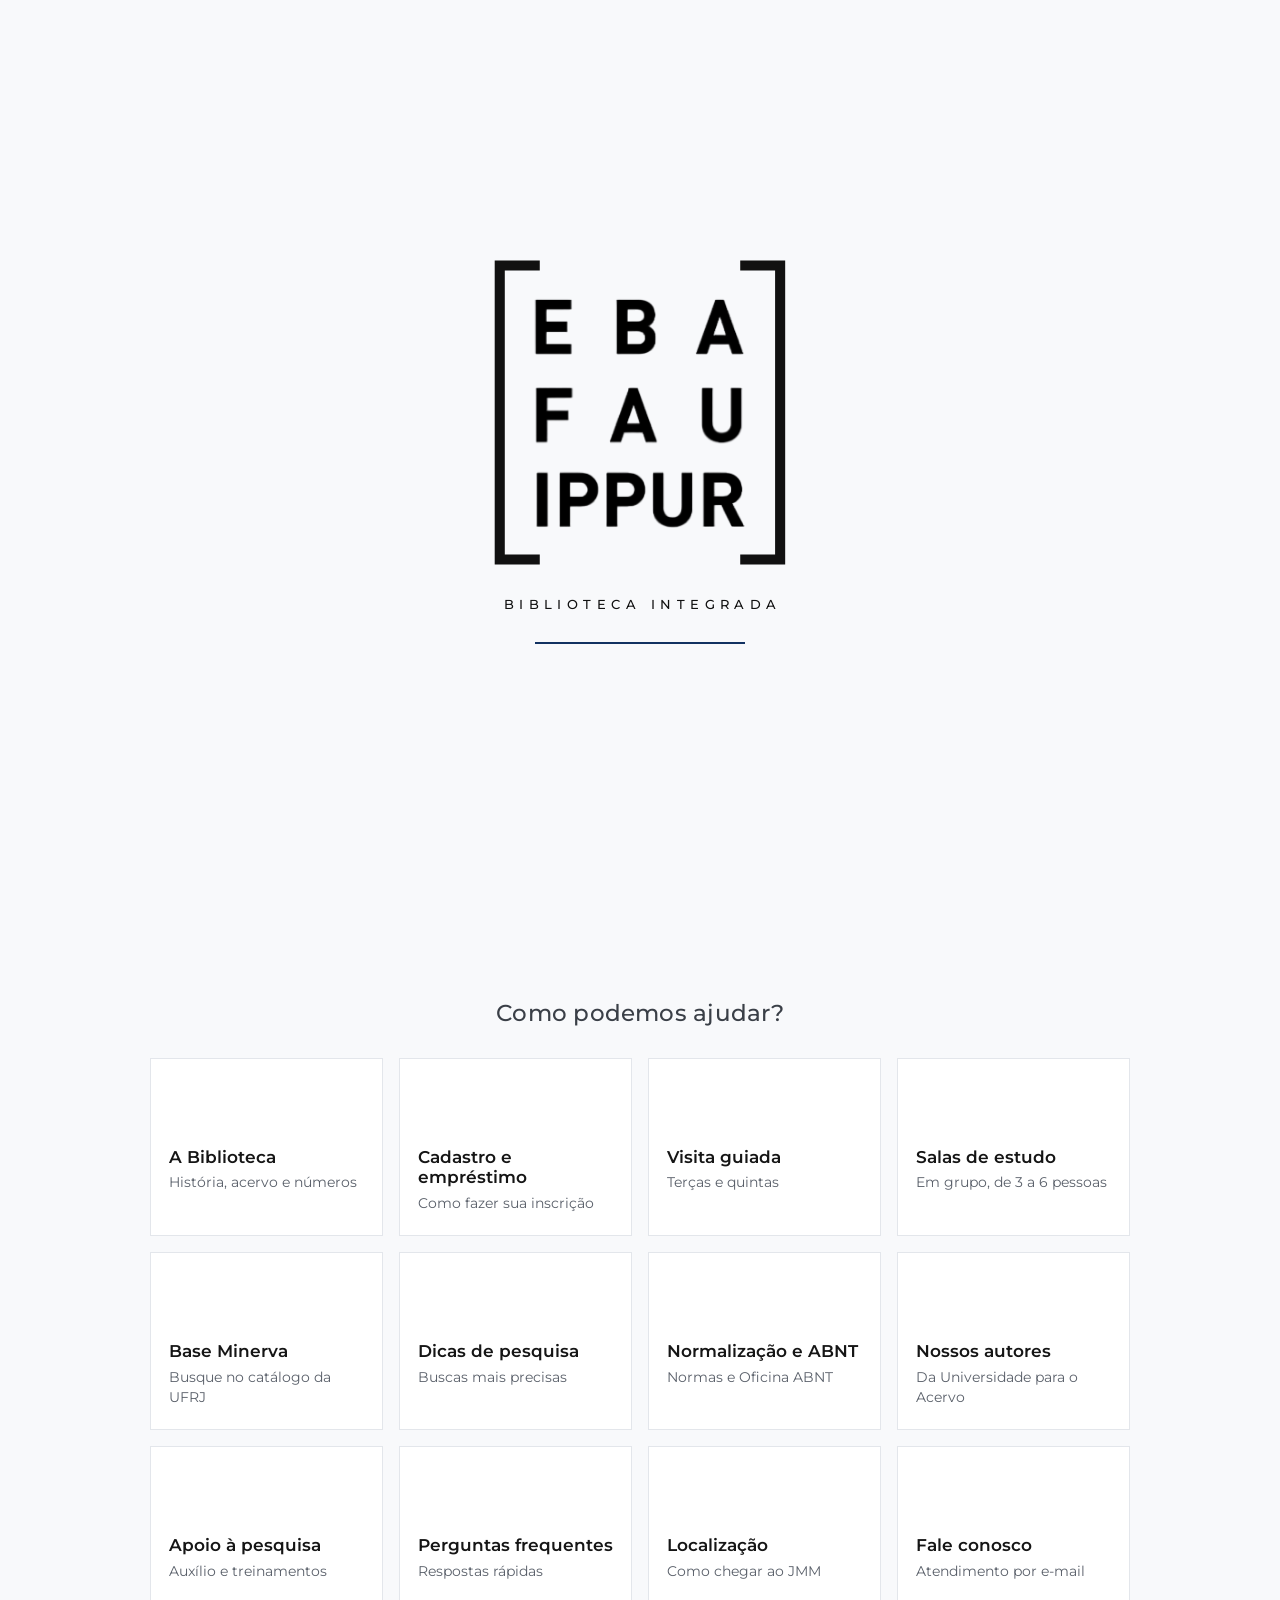
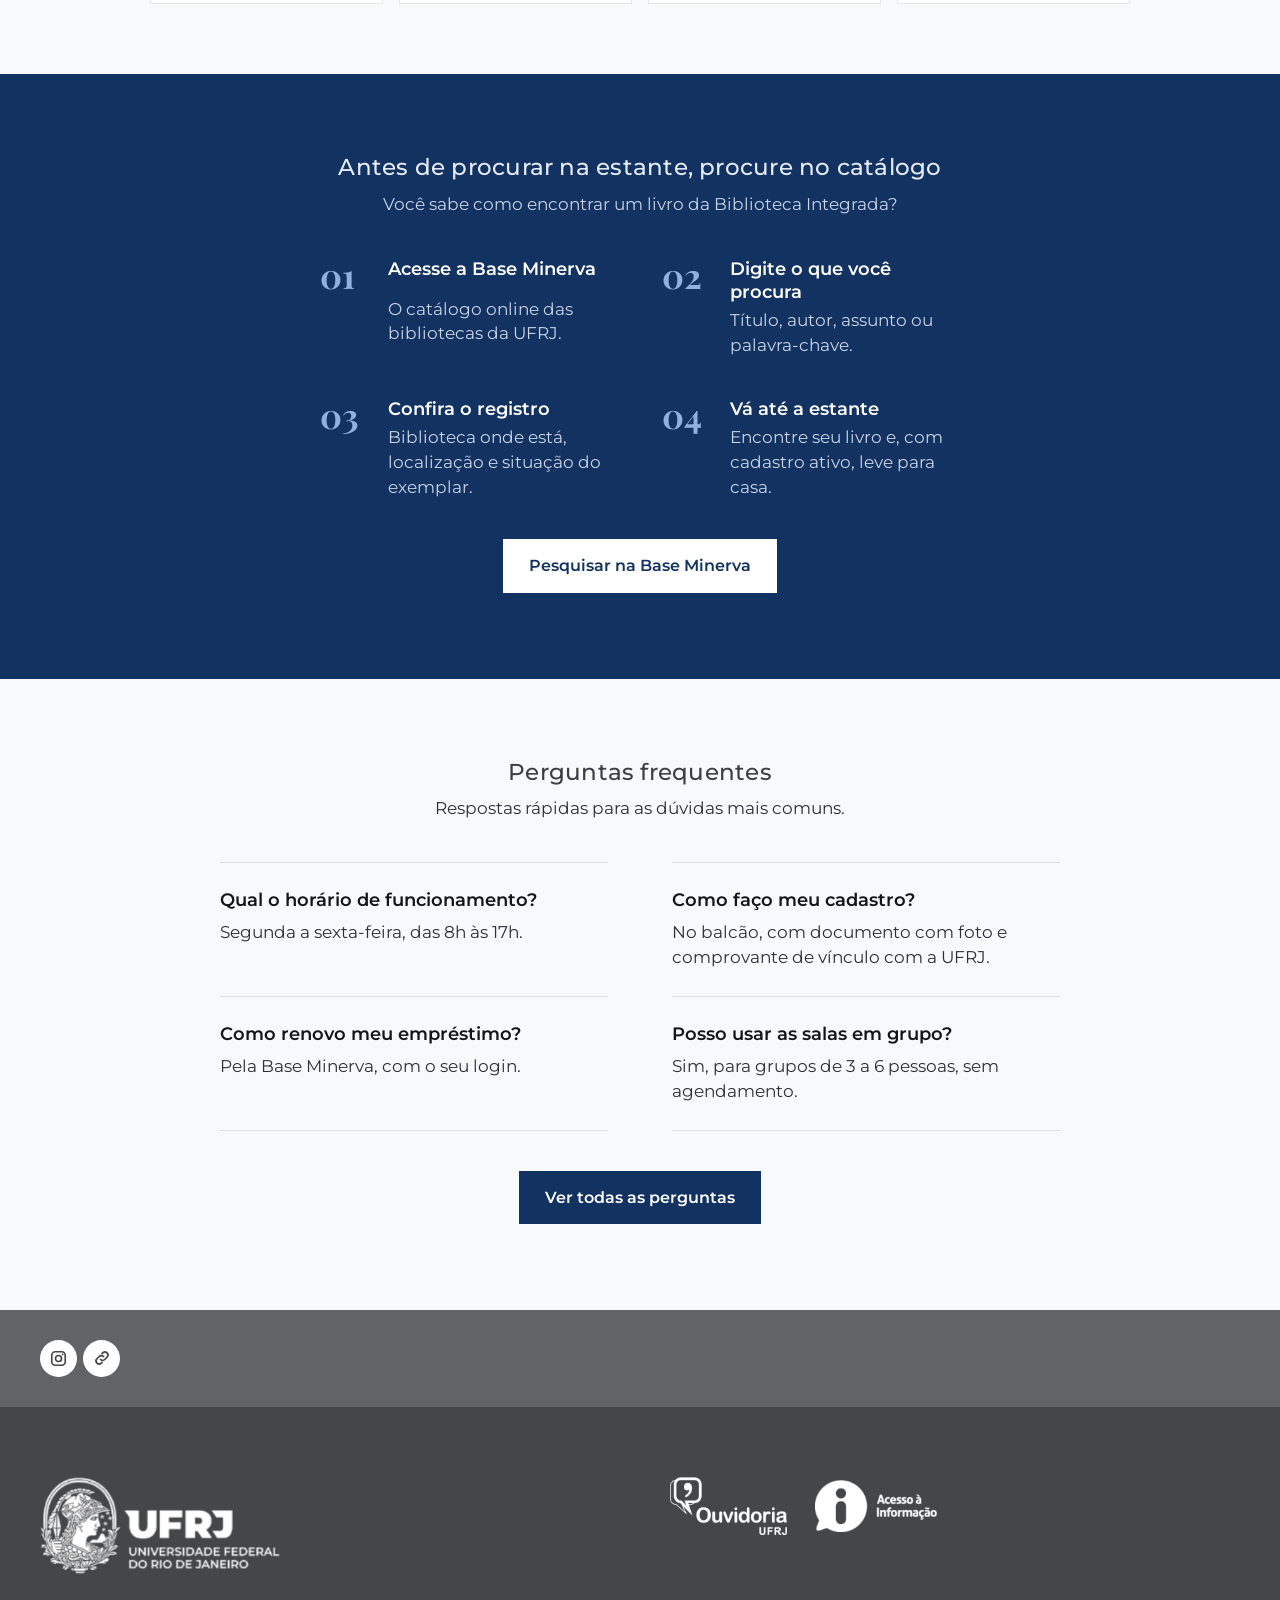
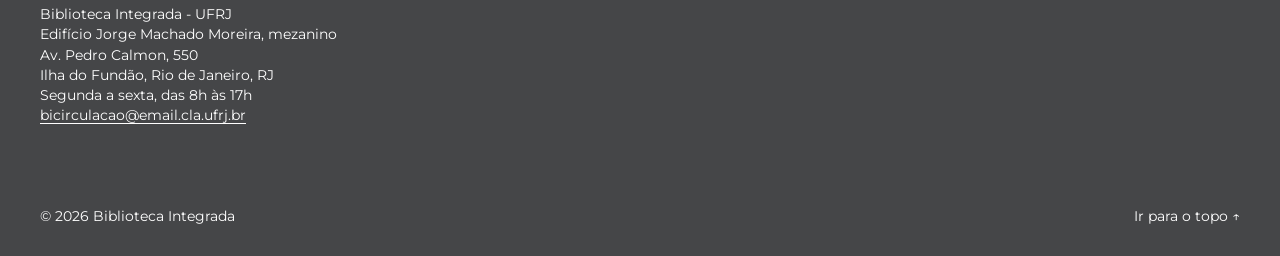
<file: index.html>
<!doctype html>
<html lang="pt-BR">
<head>
<meta charset="utf-8">
<meta name="viewport" content="width=device-width, initial-scale=1">
<meta name="robots" content="noindex, nofollow">
<title>Biblioteca Integrada | UFRJ</title>
<meta name="description" content="Acervo especializado em artes, arquitetura e urbanismo da EBA, FAU e IPPUR. Edifício Jorge Machado Moreira, Cidade Universitária.">
<meta name="theme-color" content="#123261">
<link rel="icon" type="image/png" href="logos/favicon.png">
<link rel="apple-touch-icon" href="logos/favicon.png">
<script>(function(){try{var n=performance.getEntriesByType("navigation")[0];var recarga=n&&n.type==="reload";var r=document.referrer;var interno=r&&r.indexOf(location.origin+location.pathname.replace(/[^/]*$/,""))===0;if(interno&&!recarga)document.documentElement.classList.add("sem-carga")}catch(e){}})()</script>
<link rel="canonical" href="https://levytikus.github.io/biblioteca-integrada/">
<meta property="og:type" content="website">
<meta property="og:locale" content="pt_BR">
<meta property="og:site_name" content="Biblioteca Integrada UFRJ">
<meta property="og:title" content="Biblioteca Integrada | UFRJ">
<meta property="og:description" content="Acervo especializado em artes, arquitetura e urbanismo da EBA, FAU e IPPUR. Edifício Jorge Machado Moreira, Cidade Universitária.">
<meta property="og:url" content="https://levytikus.github.io/biblioteca-integrada/">
<meta property="og:image" content="https://levytikus.github.io/biblioteca-integrada/og.jpg?v=3">
<meta property="og:image:secure_url" content="https://levytikus.github.io/biblioteca-integrada/og.jpg?v=3">
<meta property="og:image:type" content="image/jpeg">
<meta property="og:image:width" content="1200">
<meta property="og:image:height" content="630">
<meta property="og:image:alt" content="Biblioteca Integrada da UFRJ">
<meta name="twitter:card" content="summary_large_image">
<meta name="twitter:title" content="Biblioteca Integrada | UFRJ">
<meta name="twitter:description" content="Acervo especializado em artes, arquitetura e urbanismo da EBA, FAU e IPPUR. Edifício Jorge Machado Moreira, Cidade Universitária.">
<meta name="twitter:image" content="https://levytikus.github.io/biblioteca-integrada/og.jpg?v=3">
<link rel="preconnect" href="https://fonts.googleapis.com">
<link rel="preconnect" href="https://fonts.gstatic.com" crossorigin>
<link href="https://fonts.googleapis.com/css2?family=Montserrat:wght@400;500;600;700&family=Playfair+Display:wght@700&family=Source+Serif+4:opsz,wght@8..60,400&display=swap" rel="stylesheet">
<link rel="stylesheet" href="css/estilo.css?v=28">
</head>
<body id="topo">
<div class="carga v-traco" id="carga" aria-hidden="true"><div class="cj"><svg class="marca-bi" viewBox="0 0 1308 1367" aria-hidden="true"><path class="co co-e" d="M217 41.5H42.5V1323.5H217" pathLength="1"/><path class="co co-d" d="M1091 41.5H1265V1323.5H1091" pathLength="1"/><g class="ls"><image class="le" href="carga/l-E.png" x="195" y="187" width="163" height="243" style="--i:0;--r:0;--dx:-0.289;--dy:-0.274"/><image class="le" href="carga/l-B1.png" x="549" y="187" width="175" height="243" style="--i:1;--r:0;--dx:-0.013;--dy:-0.274"/><image class="le" href="carga/l-A1.png" x="894" y="187" width="214" height="243" style="--i:2;--r:0;--dx:0.265;--dy:-0.274"/><image class="le" href="carga/l-F.png" x="198" y="572" width="163" height="245" style="--i:3;--r:1;--dx:-0.286;--dy:0.008"/><image class="le" href="carga/l-A2.png" x="519" y="572" width="210" height="245" style="--i:4;--r:1;--dx:-0.023;--dy:0.008"/><image class="le" href="carga/l-U1.png" x="921" y="572" width="179" height="245" style="--i:5;--r:1;--dx:0.273;--dy:0.008"/><image class="le" href="carga/l-I.png" x="201" y="941" width="54" height="244" style="--i:6;--r:2;--dx:-0.326;--dy:0.278"/><image class="le" href="carga/l-P1.png" x="301" y="941" width="173" height="244" style="--i:7;--r:2;--dx:-0.204;--dy:0.278"/><image class="le" href="carga/l-P2.png" x="506" y="941" width="173" height="244" style="--i:8;--r:2;--dx:-0.047;--dy:0.278"/><image class="le" href="carga/l-U2.png" x="707" y="941" width="178" height="244" style="--i:9;--r:2;--dx:0.109;--dy:0.278"/><image class="le" href="carga/l-R.png" x="927" y="941" width="184" height="244" style="--i:10;--r:2;--dx:0.279;--dy:0.278"/></g></svg><p class="wm">Biblioteca Integrada</p><div class="barra"><i></i></div></div></div>
<a class="pular" href="#conteudo">Pular para o conteúdo</a>

<header class="cab">
  <div class="cab-in">
    <button class="busca-btn" id="abrirBusca" aria-label="Pesquisar no site"><svg width="26" height="26" viewBox="0 0 24 24" fill="none" stroke="currentColor" stroke-width="1.9" stroke-linecap="round"><circle cx="10.5" cy="10.5" r="7.2"/><path d="m20.6 20.6-4.9-4.9"/></svg></button>
    <a class="marca" href="index.html" aria-label="Biblioteca Integrada, página inicial">
      <img src="logos/ufrj-compacta.png" alt="UFRJ" width="556" height="277">
      <span class="nome">Biblioteca Integrada</span>
    </a>
    <button class="menu-btn" id="abrirMenu" aria-label="Abrir menu"><svg width="28" height="28" viewBox="0 0 24 24" fill="none" stroke="currentColor" stroke-width="1.6" stroke-linecap="round"><path d="M3.5 6.5h17M3.5 12h17M3.5 17.5h17"/></svg></button>
  </div>
</header>

<div class="menu" id="menu" aria-hidden="true" role="dialog" aria-label="Menu">
  <div class="menu-topo"><button data-fechar>Fechar menu <svg width="30" height="30" viewBox="0 0 24 24" fill="none" stroke="currentColor" stroke-width="1.5" stroke-linecap="round"><path d="M5 5l14 14M19 5 5 19"/></svg></button></div>
  <nav aria-label="Menu principal">
    <a href="index.html">Página Inicial</a>
    <a href="historia.html">A Biblioteca</a>
    <a href="servicos.html">Serviços</a>
    <a href="pesquisa.html">Dicas de pesquisa</a>
    <a href="normalizacao.html">Normalização e Oficina ABNT</a>
    <a href="acervo.html">Da Universidade para o Acervo</a>
    <a href="faq.html">FAQ</a>
    <a href="localizacao.html">Localização</a>
  </nav>
  <div class="redes">
    <a href="https://www.instagram.com/bibliotecaintegradaufrj/" target="_blank" rel="noopener" aria-label="Instagram"><svg width="22" height="22" viewBox="0 0 24 24" fill="none" stroke="currentColor" stroke-width="2.1"><rect x="3.5" y="3.5" width="17" height="17" rx="4.5"/><circle cx="12" cy="12" r="3.8"/><circle cx="17.2" cy="6.8" r="1.15" fill="currentColor" stroke="none"/></svg></a>
    <a href="https://linktr.ee/bi.ufrj" target="_blank" rel="noopener" aria-label="Todos os links"><svg width="21" height="21" viewBox="0 0 24 24" fill="none" stroke="currentColor" stroke-width="2.3" stroke-linecap="round"><path d="M10 14a4 4 0 0 0 5.7 0l3-3a4 4 0 0 0-5.7-5.7l-1 1"/><path d="M14 10a4 4 0 0 0-5.7 0l-3 3a4 4 0 0 0 5.7 5.7l1-1"/></svg></a>
  </div>
</div>

<div class="busca" id="busca" aria-hidden="true" role="dialog" aria-label="Pesquisar">
  <button class="fechar" data-fechar>Fechar pesquisa <svg width="30" height="30" viewBox="0 0 24 24" fill="none" stroke="currentColor" stroke-width="1.5" stroke-linecap="round"><path d="M5 5l14 14M19 5 5 19"/></svg></button>
  <form class="busca-site" action="#" role="search" autocomplete="off">
    <label for="q">Pesquisar no site</label>
    <div class="campo">
      <input id="q" name="q" type="search" placeholder="Serviços, horários, normas, autores…" autocomplete="off" aria-controls="resultados">
      <button class="enviar" type="submit" aria-label="Buscar"><svg width="26" height="26" viewBox="0 0 24 24" fill="none" stroke="currentColor" stroke-width="1.9" stroke-linecap="round"><circle cx="10.5" cy="10.5" r="7.2"/><path d="m20.6 20.6-4.9-4.9"/></svg></button>
    </div>
    <div class="resultados" id="resultados" aria-live="polite"></div>
    <p class="minerva-dica">Procurando um livro? <a id="linkMinerva" href="https://minerva.ufrj.br/F" target="_blank" rel="noopener">Pesquise no catálogo da Base Minerva</a></p>
  </form>
</div>

<main id="conteudo">

<section class="capa" aria-label="Biblioteca Integrada">
  <img src="img/capa.jpg?v=13" alt="Salão de leitura da Biblioteca Integrada" style="object-position:50% 45%">
  <span class="escuro" aria-hidden="true"></span>
  <span class="credito" hidden>Foto: Fábio Caffe (SGCOM/UFRJ)</span>
  <div class="tit">
    <h1>Biblioteca Integrada</h1>
    <a class="desce" href="#servicos" aria-label="Deslizar para baixo"><svg width="28" height="28" viewBox="0 0 24 24" fill="none" stroke="currentColor" stroke-width="2.2" stroke-linecap="round" stroke-linejoin="round"><path d="m6 9 6 6 6-6"/></svg></a>
  </div>
</section>

<section class="atalhos" id="servicos" aria-labelledby="t-atalhos">
  <h2 id="t-atalhos">Como podemos ajudar?</h2>
  <div class="grade-ic">
    <a class="atalho" href="historia.html">
      <svg class="ic" viewBox="0 0 48 48" aria-hidden="true"><path pathLength="1" d="M6 19 24 8l18 11"/><path pathLength="1" d="M8 19h32"/><path pathLength="1" d="M12 23v14M20 23v14M28 23v14M36 23v14"/><path pathLength="1" d="M7 40h34"/><path pathLength="1" d="M5 43h38"/></svg>
      <b>A Biblioteca</b><span>História, acervo e números</span>
    </a>
    <a class="atalho" href="servicos.html#cadastro">
      <svg class="ic" viewBox="0 0 48 48" aria-hidden="true"><rect pathLength="1" x="6" y="11" width="36" height="26" rx="3"/><circle pathLength="1" cx="17" cy="22" r="4.5"/><path pathLength="1" d="M10.5 32c1.2-3.4 3.6-5 6.5-5s5.3 1.6 6.5 5"/><path pathLength="1" d="M28 20h9M28 25.5h9M28 31h6"/></svg>
      <b>Cadastro e empréstimo</b><span>Como fazer sua inscrição</span>
    </a>
    <a class="atalho" href="servicos.html#visita">
      <svg class="ic" viewBox="0 0 48 48" aria-hidden="true"><path pathLength="1" d="M24 42s-12-11.6-12-21a12 12 0 0 1 24 0c0 9.4-12 21-12 21Z"/><path pathLength="1" d="M19.5 21.5 23 25l6-7"/></svg>
      <b>Visita guiada</b><span>Terças e quintas</span>
    </a>
    <a class="atalho" href="servicos.html#salas">
      <svg class="ic" viewBox="0 0 48 48" aria-hidden="true"><path pathLength="1" d="M15 22h18"/><path pathLength="1" d="M18 22v15M30 22v15"/><path pathLength="1" d="M6 13v24M6 28h7.5v9"/><path pathLength="1" d="M42 13v24M42 28h-7.5v9"/><path pathLength="1" d="M21 17.5h6"/></svg>
      <b>Salas de estudo</b><span>Em grupo, de 3 a 6 pessoas</span>
    </a>
    <a class="atalho" href="https://minerva.ufrj.br/F" target="_blank" rel="noopener">
      <svg class="ic" viewBox="0 0 48 48" aria-hidden="true"><path pathLength="1" d="M8 36V12a3 3 0 0 1 3-3h16v27H11a3 3 0 0 0-3 3Z"/><path pathLength="1" d="M8 39a3 3 0 0 1 3-3h16"/><circle pathLength="1" cx="33.5" cy="27.5" r="6.5"/><path pathLength="1" d="m38.3 32.3 5.2 5.2"/></svg>
      <b>Base Minerva</b><span>Busque no catálogo da UFRJ</span>
    </a>
    <a class="atalho" href="pesquisa.html">
      <svg class="ic" viewBox="0 0 48 48" aria-hidden="true"><path pathLength="1" d="M18 33h12"/><path pathLength="1" d="M19.5 38h9"/><path pathLength="1" d="M18 33c0-4-6-7-6-14a12 12 0 0 1 24 0c0 7-6 10-6 14"/><path pathLength="1" d="M24 4V2M37 9l1.5-1.5M11 9 9.5 7.5M42 21h2M4 21h2"/></svg>
      <b>Dicas de pesquisa</b><span>Buscas mais precisas</span>
    </a>
    <a class="atalho" href="normalizacao.html">
      <svg class="ic" viewBox="0 0 48 48" aria-hidden="true"><path pathLength="1" d="M12 5h17l9 9v29H12Z"/><path pathLength="1" d="M29 5v9h9"/><path pathLength="1" d="M17 21h16M17 27h16M17 33h11"/><path pathLength="1" d="M6 9v30M4 9h4M4 39h4" /></svg>
      <b>Normalização e ABNT</b><span>Normas e Oficina ABNT</span>
    </a>
    <a class="atalho" href="acervo.html">
      <svg class="ic" viewBox="0 0 48 48" aria-hidden="true"><rect pathLength="1" x="7" y="9" width="7" height="31" rx="1"/><rect pathLength="1" x="16" y="13" width="7" height="27" rx="1"/><path pathLength="1" d="m26 14.5 6.8-1.8 7 25.6-6.8 1.8Z"/><path pathLength="1" d="M5 43h38"/><path pathLength="1" d="M7 15h7M16 19h7"/></svg>
      <b>Nossos autores</b><span>Da Universidade para o Acervo</span>
    </a>
    <a class="atalho" href="servicos.html#apoio">
      <svg class="ic" viewBox="0 0 48 48" aria-hidden="true"><rect pathLength="1" x="6" y="9" width="36" height="23" rx="2"/><path pathLength="1" d="M3 37h42"/><path pathLength="1" d="M19 37l1-5h8l1 5"/><path pathLength="1" d="m21 17 6 3.5-6 3.5Z"/></svg>
      <b>Apoio à pesquisa</b><span>Auxílio e treinamentos</span>
    </a>
    <a class="atalho" href="faq.html">
      <svg class="ic" viewBox="0 0 48 48" aria-hidden="true"><path pathLength="1" d="M8 10h32a3 3 0 0 1 3 3v18a3 3 0 0 1-3 3H21l-9 7v-7H8a3 3 0 0 1-3-3V13a3 3 0 0 1 3-3Z"/><path pathLength="1" d="M20 18.5a4 4 0 1 1 5.6 3.7c-1 .5-1.6 1.3-1.6 2.4v.8"/><path pathLength="1" d="M24 29.5v.1"/></svg>
      <b>Perguntas frequentes</b><span>Respostas rápidas</span>
    </a>
    <a class="atalho" href="localizacao.html">
      <svg class="ic" viewBox="0 0 48 48" aria-hidden="true"><path pathLength="1" d="M5 13 17 8l14 5 12-5v27l-12 5-14-5-12 5Z"/><path pathLength="1" d="M17 8v27M31 13v27"/></svg>
      <b>Localização</b><span>Como chegar ao JMM</span>
    </a>
    <a class="atalho" href="mailto:bicirculacao@email.cla.ufrj.br">
      <svg class="ic" viewBox="0 0 48 48" aria-hidden="true"><rect pathLength="1" x="5" y="11" width="38" height="26" rx="3"/><path pathLength="1" d="m6 13 18 13 18-13"/></svg>
      <b>Fale conosco</b><span>Atendimento por e-mail</span>
    </a>
  </div>
</section>

<section class="passos" aria-labelledby="t-passos">
  <h2 id="t-passos">Antes de procurar na estante, procure no catálogo</h2>
  <p class="sub">Você sabe como encontrar um livro da Biblioteca Integrada?</p>
  <ol>
    <li><b>Acesse a Base Minerva</b><span>O catálogo online das bibliotecas da UFRJ.</span></li>
    <li><b>Digite o que você procura</b><span>Título, autor, assunto ou palavra-chave.</span></li>
    <li><b>Confira o registro</b><span>Biblioteca onde está, localização e situação do exemplar.</span></li>
    <li><b>Vá até a estante</b><span>Encontre seu livro e, com cadastro ativo, leve para casa.</span></li>
  </ol>
  <div class="acao"><a class="botao" href="https://minerva.ufrj.br/F" target="_blank" rel="noopener">Pesquisar na Base Minerva</a></div>
</section>


<section class="faq faq-resumo" id="faq">
  <h2>Perguntas frequentes</h2>
  <p class="sub">Respostas rápidas para as dúvidas mais comuns.</p>
  <div class="itens">
      <div class="item">
        <h3>Qual o horário de funcionamento?</h3>
        <p>Segunda a sexta-feira, das 8h às 17h.</p>
      </div>
      <div class="item">
        <h3>Como faço meu cadastro?</h3>
        <p>No balcão, com documento com foto e comprovante de vínculo com a UFRJ.</p>
      </div>
      <div class="item">
        <h3>Como renovo meu empréstimo?</h3>
        <p>Pela Base Minerva, com o seu login.</p>
      </div>
      <div class="item">
        <h3>Posso usar as salas em grupo?</h3>
        <p>Sim, para grupos de 3 a 6 pessoas, sem agendamento.</p>
      </div>
  </div>
  <div class="acao"><a class="botao" href="faq.html">Ver todas as perguntas</a></div>
</section>
</main>

<div class="faixa">
  <div class="in">
    <a href="https://www.instagram.com/bibliotecaintegradaufrj/" target="_blank" rel="noopener" aria-label="Instagram"><svg width="19" height="19" viewBox="0 0 24 24" fill="none" stroke="currentColor" stroke-width="2.1"><rect x="3.5" y="3.5" width="17" height="17" rx="4.5"/><circle cx="12" cy="12" r="3.8"/><circle cx="17.2" cy="6.8" r="1.15" fill="currentColor" stroke="none"/></svg></a>
    <a href="https://linktr.ee/bi.ufrj" target="_blank" rel="noopener" aria-label="Todos os links"><svg width="18" height="18" viewBox="0 0 24 24" fill="none" stroke="currentColor" stroke-width="2.3" stroke-linecap="round"><path d="M10 14a4 4 0 0 0 5.7 0l3-3a4 4 0 0 0-5.7-5.7l-1 1"/><path d="M14 10a4 4 0 0 0-5.7 0l-3 3a4 4 0 0 0 5.7 5.7l1-1"/></svg></a>
  </div>
</div>
<footer class="rod">
  <div class="in">
    <div class="grade">
      <div>
        <a class="ufrj" href="https://ufrj.br/" target="_blank" rel="noopener"><img src="logos/ufrj-completa.png" alt="UFRJ, Universidade Federal do Rio de Janeiro" width="684" height="277"></a>
        <address>
          Biblioteca Integrada - UFRJ<br>
          Edifício Jorge Machado Moreira, mezanino<br>
          Av. Pedro Calmon, 550<br>
          Ilha do Fundão, Rio de Janeiro, RJ<br>
          Segunda a sexta, das 8h às 17h<br>
          <a href="mailto:bicirculacao@email.cla.ufrj.br">bicirculacao@email.cla.ufrj.br</a>
        </address>
      </div>
      <div class="selos">
        <a href="http://www.ouvidoria.ufrj.br" target="_blank" rel="noopener"><img class="ouv" src="logos/ouvidoria.png" alt="Ouvidoria UFRJ" width="338" height="167"></a>
        <a href="https://www.gov.br/acessoainformacao/pt-br" target="_blank" rel="noopener"><img class="lai" src="logos/acesso.png" alt="Acesso à Informação" width="338" height="145"></a>
      </div>
    </div>
    <div class="base">
      <span>© 2026 Biblioteca Integrada</span>
      <a href="#topo">Ir para o topo ↑</a>
    </div>
  </div>
</footer>

<div vw class="enabled">
  <div vw-access-button class="active"></div>
  <div vw-plugin-wrapper><div class="vw-plugin-top-wrapper"></div></div>
</div>
<script src="https://vlibras.gov.br/app/vlibras-plugin.js"></script>
<script>try{new window.VLibras.Widget('https://vlibras.gov.br/app');}catch(e){}</script>
<script>document.documentElement.classList.add("js-ic")</script>
<script src="js/site.js?v=24"></script>
</body>
</html>
</file>
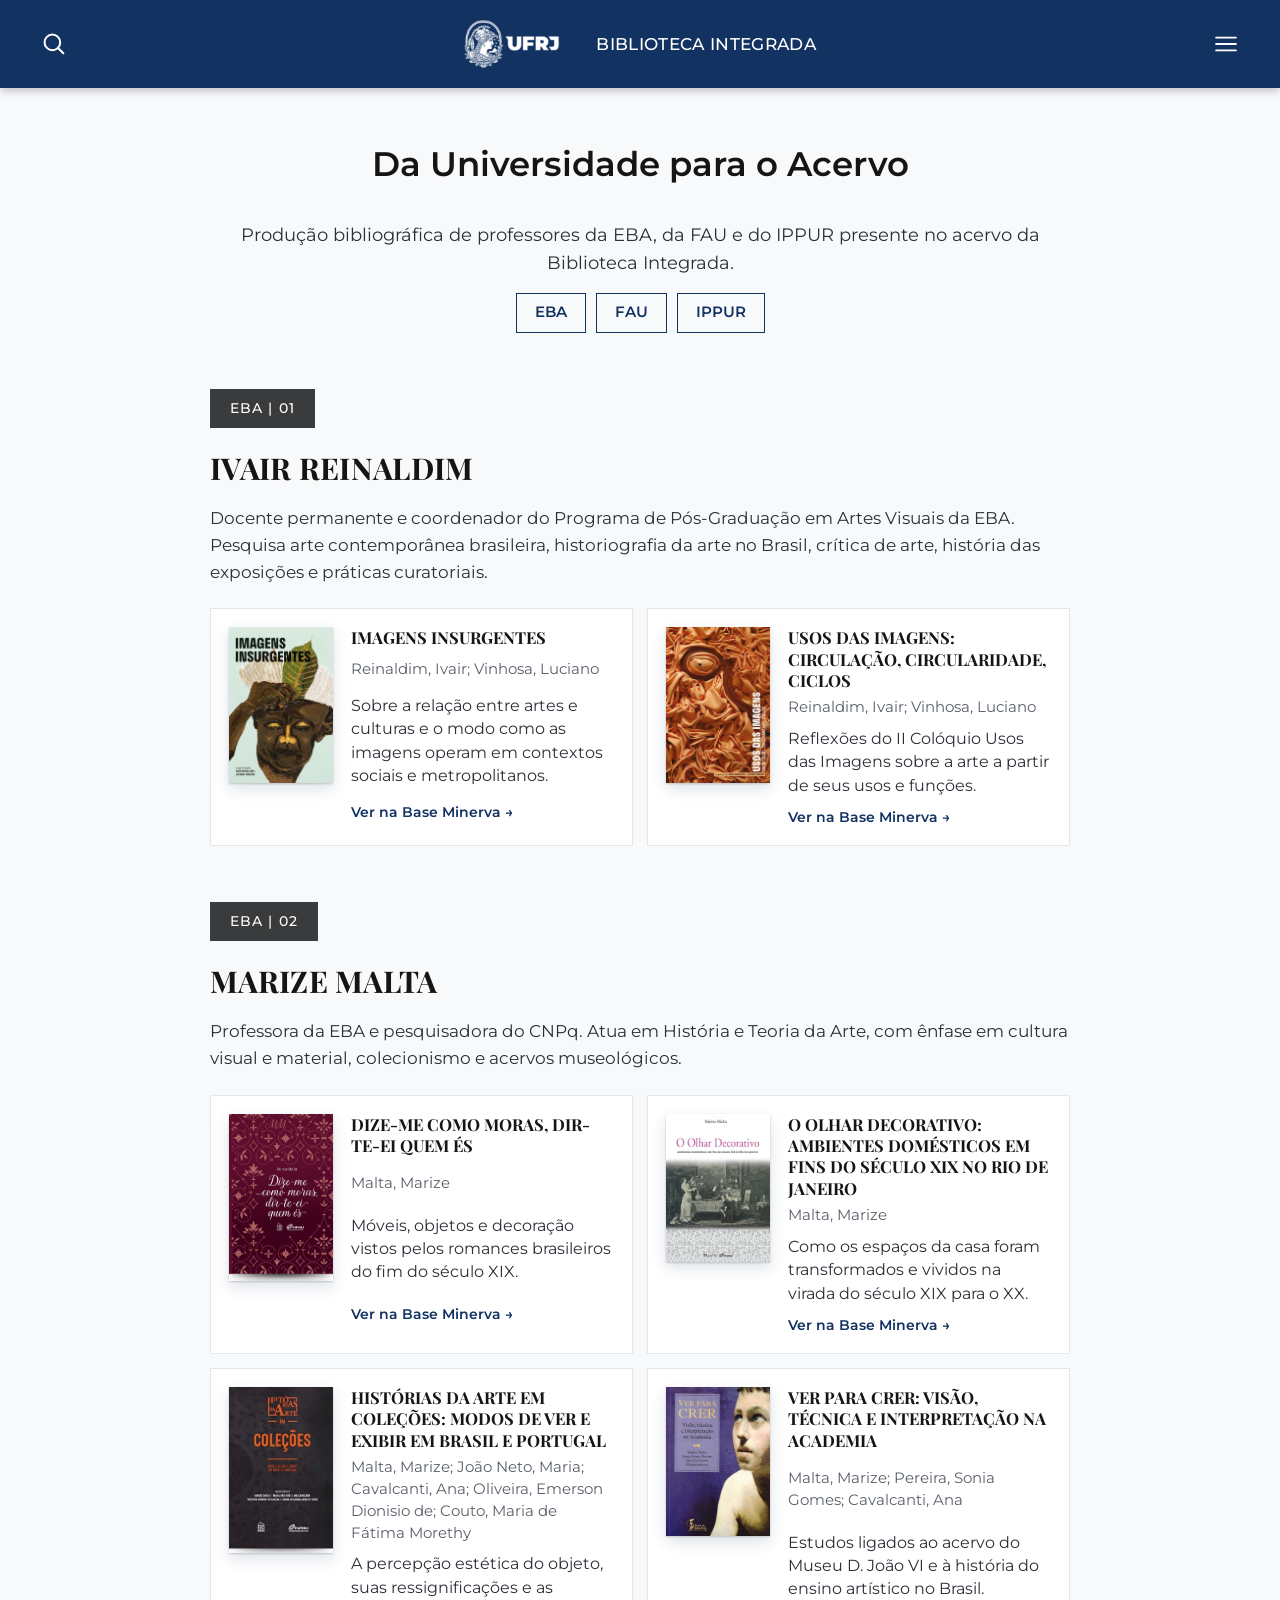
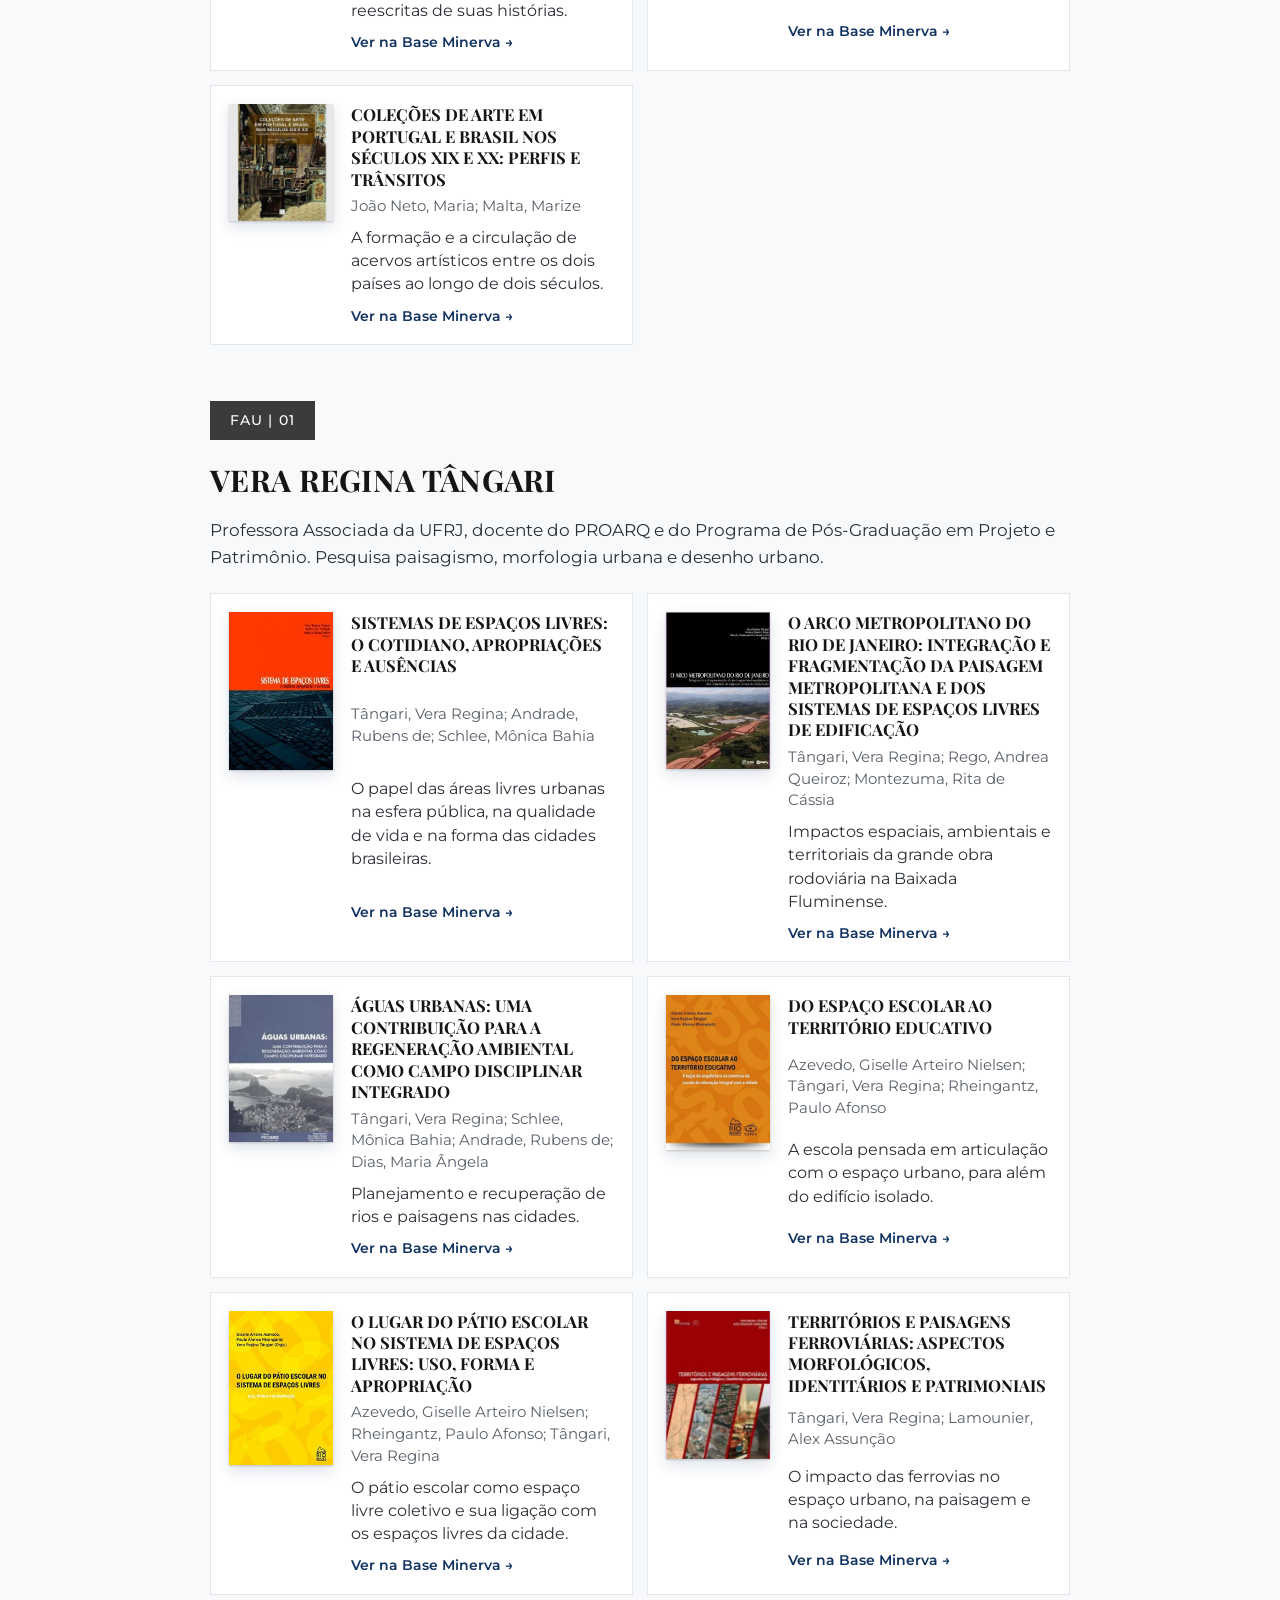
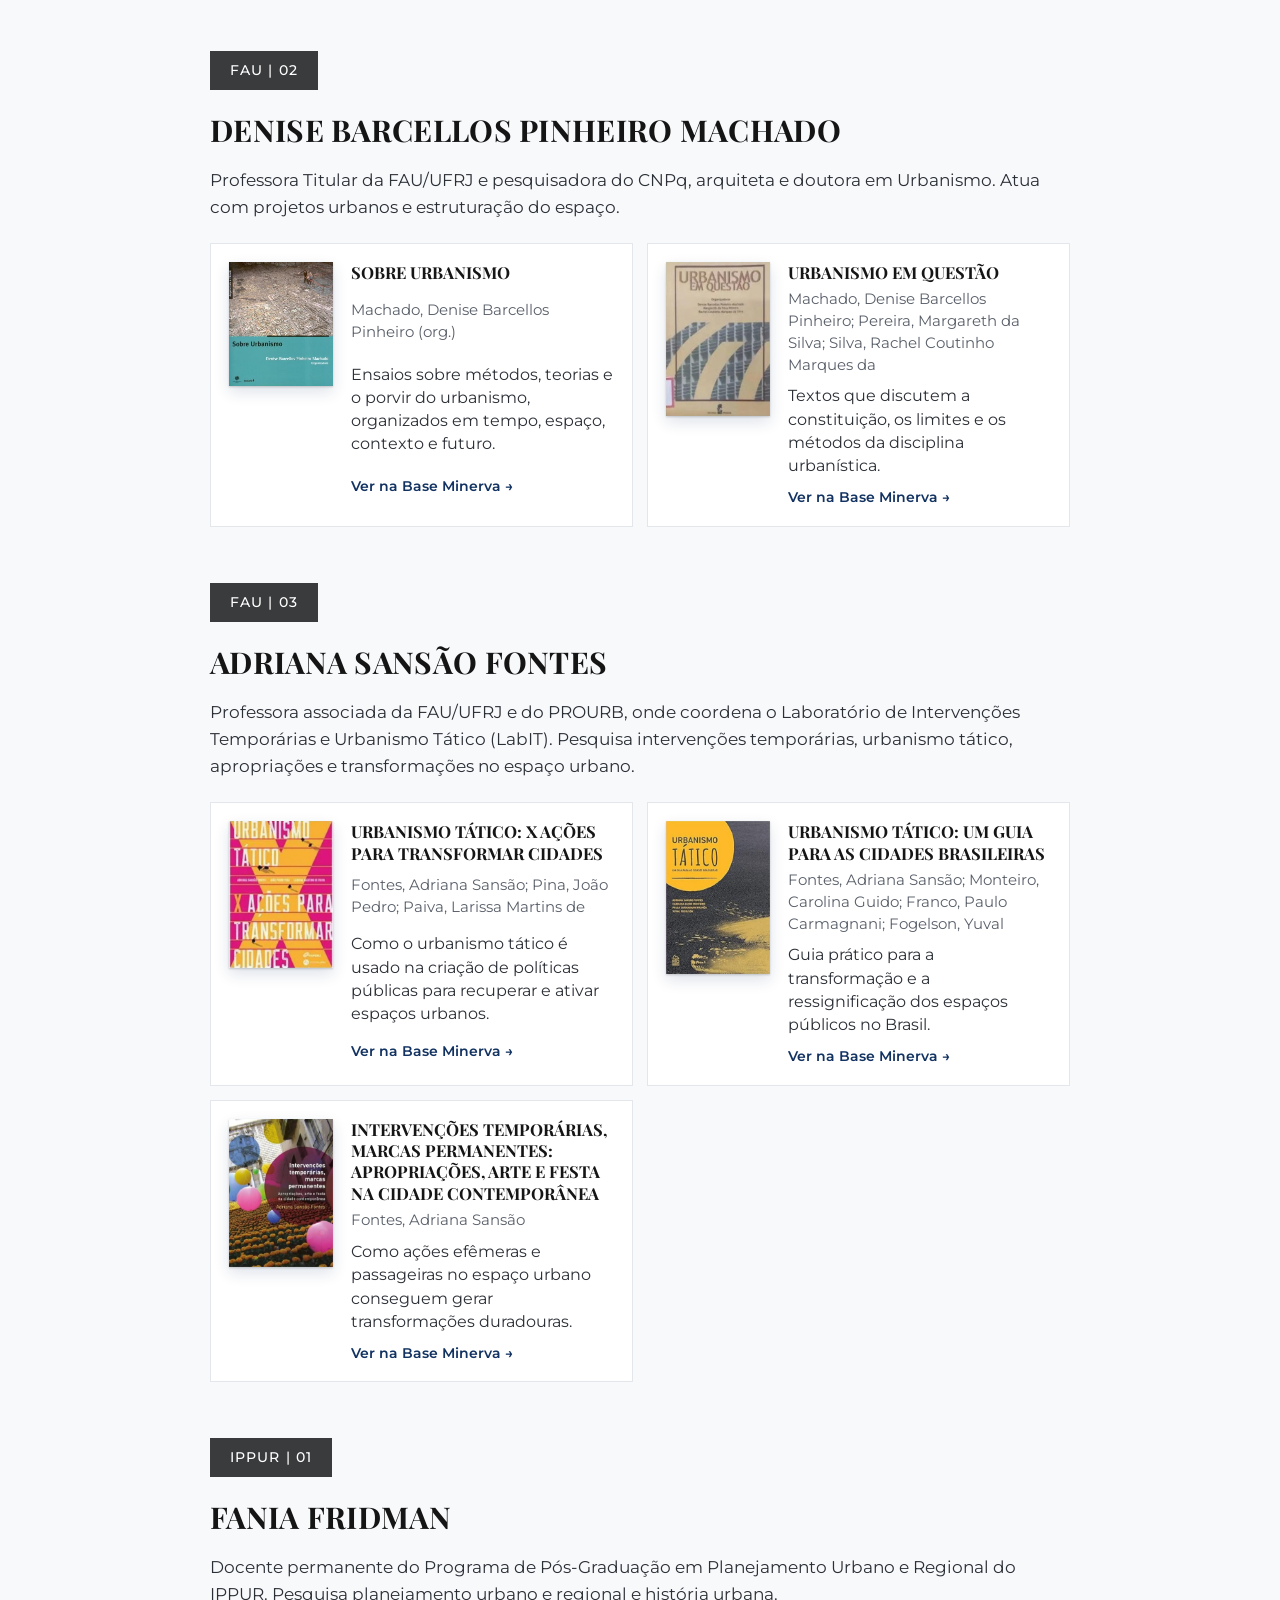
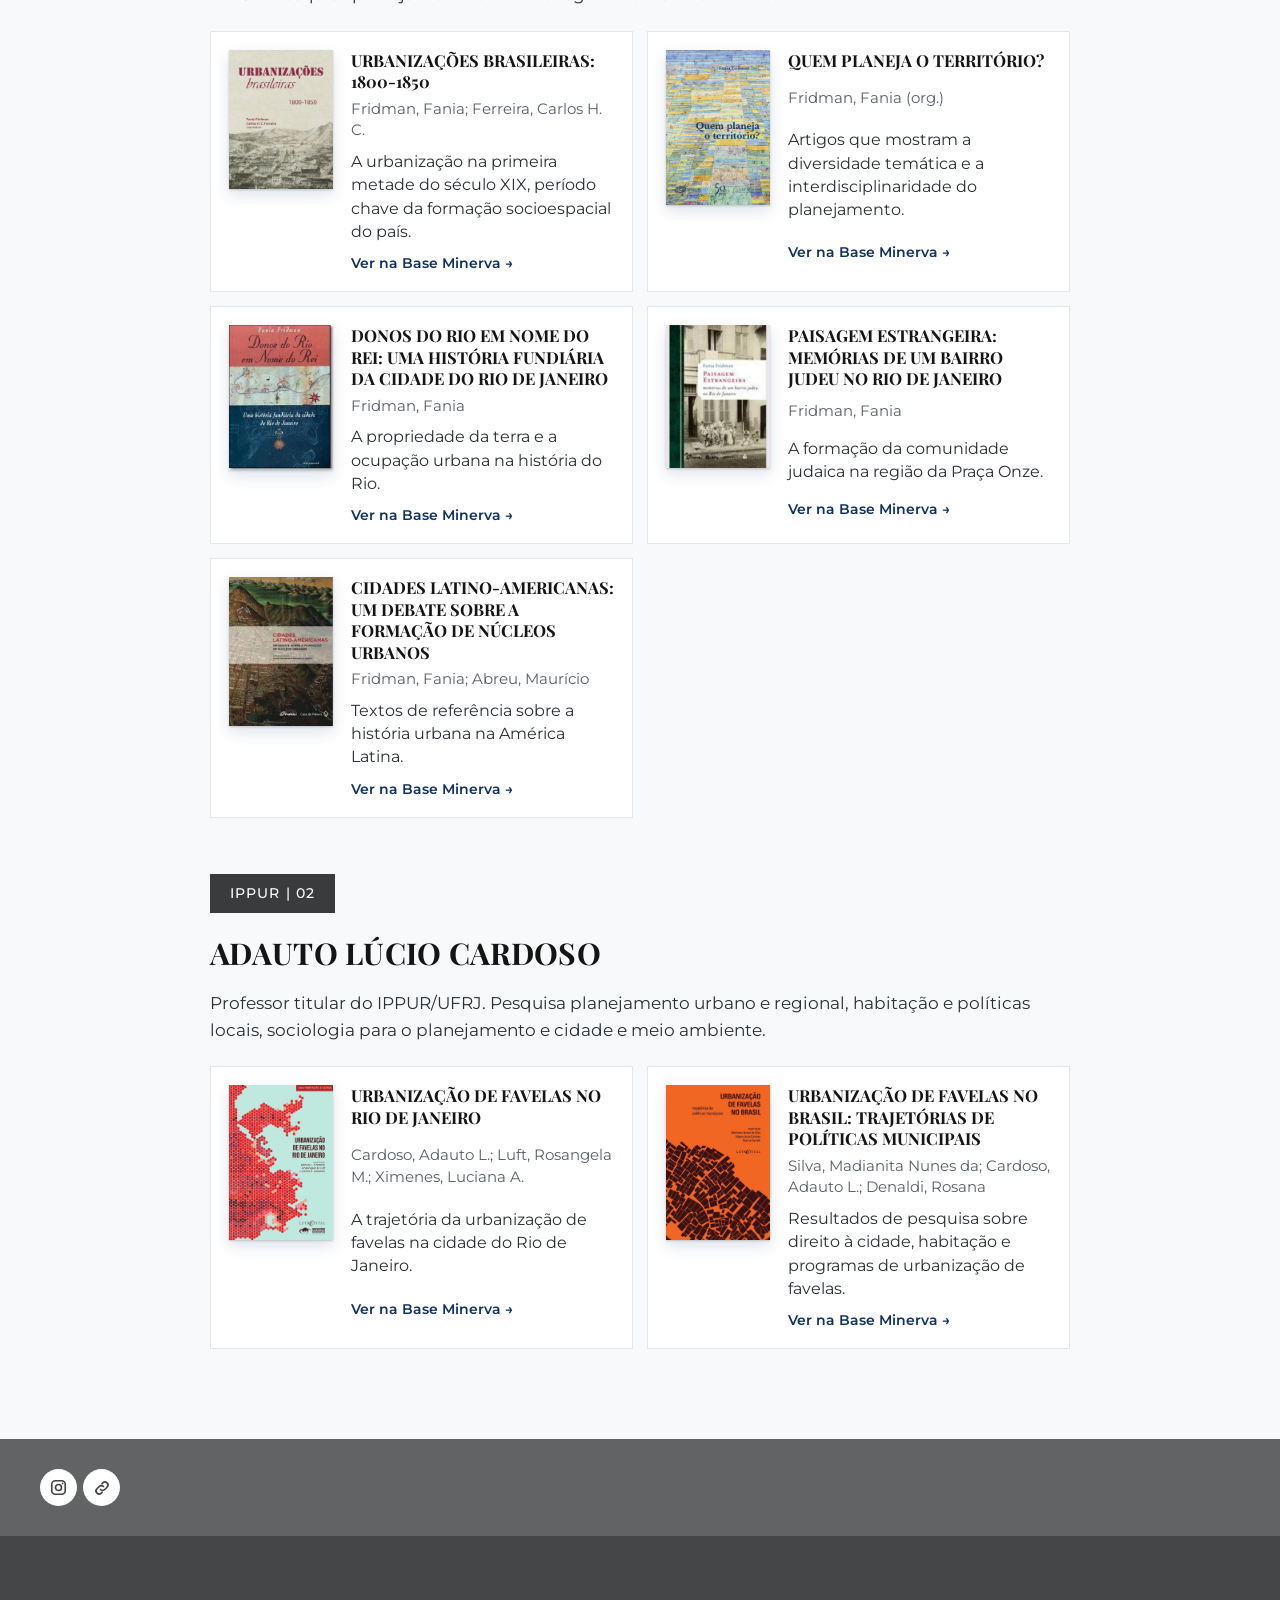
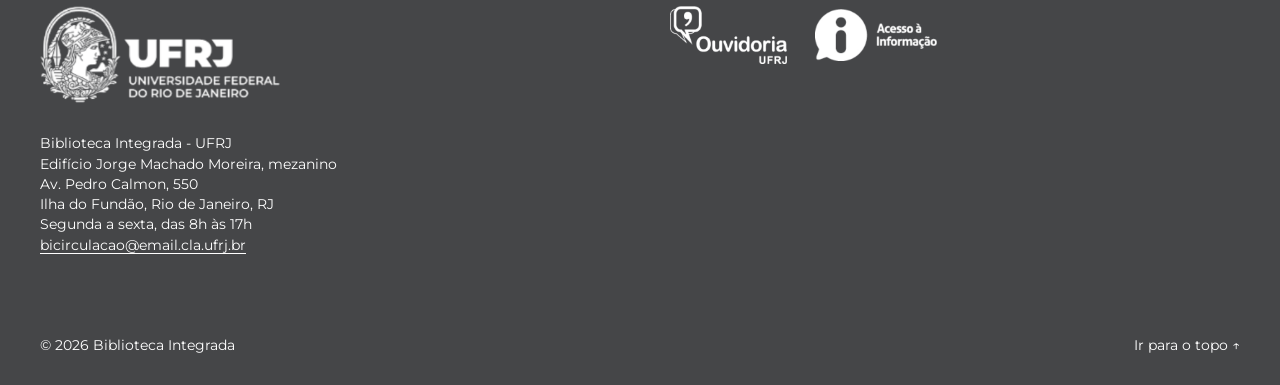
<file: acervo.html>
<!doctype html>
<html lang="pt-BR">
<head>
<meta charset="utf-8">
<meta name="viewport" content="width=device-width, initial-scale=1">
<meta name="robots" content="noindex, nofollow">
<title>Da Universidade para o Acervo | Biblioteca Integrada UFRJ</title>
<meta name="description" content="Produção bibliográfica de professores da EBA, FAU e IPPUR presente no acervo da Biblioteca Integrada.">
<meta name="theme-color" content="#123261">
<link rel="icon" type="image/png" href="logos/favicon.png">
<link rel="apple-touch-icon" href="logos/favicon.png">
<link rel="canonical" href="https://levytikus.github.io/biblioteca-integrada/acervo.html">
<meta property="og:type" content="website">
<meta property="og:locale" content="pt_BR">
<meta property="og:site_name" content="Biblioteca Integrada UFRJ">
<meta property="og:title" content="Da Universidade para o Acervo | Biblioteca Integrada UFRJ">
<meta property="og:description" content="Produção bibliográfica de professores da EBA, FAU e IPPUR presente no acervo da Biblioteca Integrada.">
<meta property="og:url" content="https://levytikus.github.io/biblioteca-integrada/acervo.html">
<meta property="og:image" content="https://levytikus.github.io/biblioteca-integrada/og.jpg?v=3">
<meta property="og:image:secure_url" content="https://levytikus.github.io/biblioteca-integrada/og.jpg?v=3">
<meta property="og:image:type" content="image/jpeg">
<meta property="og:image:width" content="1200">
<meta property="og:image:height" content="630">
<meta property="og:image:alt" content="Biblioteca Integrada da UFRJ">
<meta name="twitter:card" content="summary_large_image">
<meta name="twitter:title" content="Da Universidade para o Acervo | Biblioteca Integrada UFRJ">
<meta name="twitter:description" content="Produção bibliográfica de professores da EBA, FAU e IPPUR presente no acervo da Biblioteca Integrada.">
<meta name="twitter:image" content="https://levytikus.github.io/biblioteca-integrada/og.jpg?v=3">
<link rel="preconnect" href="https://fonts.googleapis.com">
<link rel="preconnect" href="https://fonts.gstatic.com" crossorigin>
<link href="https://fonts.googleapis.com/css2?family=Montserrat:wght@400;500;600;700&family=Playfair+Display:wght@700&family=Source+Serif+4:opsz,wght@8..60,400&display=swap" rel="stylesheet">
<link rel="stylesheet" href="css/estilo.css?v=28">
</head>
<body id="topo">

<a class="pular" href="#conteudo">Pular para o conteúdo</a>

<header class="cab">
  <div class="cab-in">
    <button class="busca-btn" id="abrirBusca" aria-label="Pesquisar no site"><svg width="26" height="26" viewBox="0 0 24 24" fill="none" stroke="currentColor" stroke-width="1.9" stroke-linecap="round"><circle cx="10.5" cy="10.5" r="7.2"/><path d="m20.6 20.6-4.9-4.9"/></svg></button>
    <a class="marca" href="index.html" aria-label="Biblioteca Integrada, página inicial">
      <img src="logos/ufrj-compacta.png" alt="UFRJ" width="556" height="277">
      <span class="nome">Biblioteca Integrada</span>
    </a>
    <button class="menu-btn" id="abrirMenu" aria-label="Abrir menu"><svg width="28" height="28" viewBox="0 0 24 24" fill="none" stroke="currentColor" stroke-width="1.6" stroke-linecap="round"><path d="M3.5 6.5h17M3.5 12h17M3.5 17.5h17"/></svg></button>
  </div>
</header>

<div class="menu" id="menu" aria-hidden="true" role="dialog" aria-label="Menu">
  <div class="menu-topo"><button data-fechar>Fechar menu <svg width="30" height="30" viewBox="0 0 24 24" fill="none" stroke="currentColor" stroke-width="1.5" stroke-linecap="round"><path d="M5 5l14 14M19 5 5 19"/></svg></button></div>
  <nav aria-label="Menu principal">
    <a href="index.html">Página Inicial</a>
    <a href="historia.html">A Biblioteca</a>
    <a href="servicos.html">Serviços</a>
    <a href="pesquisa.html">Dicas de pesquisa</a>
    <a href="normalizacao.html">Normalização e Oficina ABNT</a>
    <a href="acervo.html">Da Universidade para o Acervo</a>
    <a href="faq.html">FAQ</a>
    <a href="localizacao.html">Localização</a>
  </nav>
  <div class="redes">
    <a href="https://www.instagram.com/bibliotecaintegradaufrj/" target="_blank" rel="noopener" aria-label="Instagram"><svg width="22" height="22" viewBox="0 0 24 24" fill="none" stroke="currentColor" stroke-width="2.1"><rect x="3.5" y="3.5" width="17" height="17" rx="4.5"/><circle cx="12" cy="12" r="3.8"/><circle cx="17.2" cy="6.8" r="1.15" fill="currentColor" stroke="none"/></svg></a>
    <a href="https://linktr.ee/bi.ufrj" target="_blank" rel="noopener" aria-label="Todos os links"><svg width="21" height="21" viewBox="0 0 24 24" fill="none" stroke="currentColor" stroke-width="2.3" stroke-linecap="round"><path d="M10 14a4 4 0 0 0 5.7 0l3-3a4 4 0 0 0-5.7-5.7l-1 1"/><path d="M14 10a4 4 0 0 0-5.7 0l-3 3a4 4 0 0 0 5.7 5.7l1-1"/></svg></a>
  </div>
</div>

<div class="busca" id="busca" aria-hidden="true" role="dialog" aria-label="Pesquisar">
  <button class="fechar" data-fechar>Fechar pesquisa <svg width="30" height="30" viewBox="0 0 24 24" fill="none" stroke="currentColor" stroke-width="1.5" stroke-linecap="round"><path d="M5 5l14 14M19 5 5 19"/></svg></button>
  <form class="busca-site" action="#" role="search" autocomplete="off">
    <label for="q">Pesquisar no site</label>
    <div class="campo">
      <input id="q" name="q" type="search" placeholder="Serviços, horários, normas, autores…" autocomplete="off" aria-controls="resultados">
      <button class="enviar" type="submit" aria-label="Buscar"><svg width="26" height="26" viewBox="0 0 24 24" fill="none" stroke="currentColor" stroke-width="1.9" stroke-linecap="round"><circle cx="10.5" cy="10.5" r="7.2"/><path d="m20.6 20.6-4.9-4.9"/></svg></button>
    </div>
    <div class="resultados" id="resultados" aria-live="polite"></div>
    <p class="minerva-dica">Procurando um livro? <a id="linkMinerva" href="https://minerva.ufrj.br/F" target="_blank" rel="noopener">Pesquise no catálogo da Base Minerva</a></p>
  </form>
</div>

<main id="conteudo">

<section class="pagina">
  <div class="in" style="max-width:860px">
    <h1>Da Universidade para o Acervo</h1>
    <p style="text-align:center">Produção bibliográfica de professores da EBA, da FAU e do IPPUR presente no acervo da Biblioteca Integrada.</p>
    <nav class="indice" aria-label="Unidades">
      <a href="#eba-01">EBA</a><a href="#fau-01">FAU</a><a href="#ippur-01">IPPUR</a>
    </nav>
    <div class="serie" id="eba-01">
      <span class="rotulo">EBA | 01</span>
      <h2 id="ivair-reinaldim">Ivair Reinaldim</h2>
      <p class="bio">Docente permanente e coordenador do Programa de Pós-Graduação em Artes Visuais da EBA. Pesquisa arte contemporânea brasileira, historiografia da arte no Brasil, crítica de arte, história das exposições e práticas curatoriais.</p>
      <div class="livros">
        <a class="livro" href="https://minerva.ufrj.br/F?func=find-b&amp;request=Imagens+insurgentes" target="_blank" rel="noopener">
          <img class="capa-livro" src="img/capas/01.jpg" alt="Capa do livro Imagens insurgentes" width="423" height="635" loading="lazy" decoding="async">
          <b>Imagens insurgentes</b><i>Reinaldim, Ivair; Vinhosa, Luciano</i><span>Sobre a relação entre artes e culturas e o modo como as imagens operam em contextos sociais e metropolitanos.</span><em>Ver na Base Minerva →</em>
        </a>
        <a class="livro" href="https://minerva.ufrj.br/F?func=find-b&amp;request=Usos+das+imagens" target="_blank" rel="noopener">
          <img class="capa-livro" src="img/capas/02.jpg" alt="Capa do livro Usos das imagens" width="423" height="636" loading="lazy" decoding="async">
          <b>Usos das imagens: circulação, circularidade, ciclos</b><i>Reinaldim, Ivair; Vinhosa, Luciano</i><span>Reflexões do II Colóquio Usos das Imagens sobre a arte a partir de seus usos e funções.</span><em>Ver na Base Minerva →</em>
        </a>
      </div>
    </div>
    <div class="serie" id="eba-02">
      <span class="rotulo">EBA | 02</span>
      <h2 id="marize-malta">Marize Malta</h2>
      <p class="bio">Professora da EBA e pesquisadora do CNPq. Atua em História e Teoria da Arte, com ênfase em cultura visual e material, colecionismo e acervos museológicos.</p>
      <div class="livros">
        <a class="livro" href="https://minerva.ufrj.br/F?func=find-b&amp;request=Dize-me+como+moras%2C+dir-te-ei+quem+%C3%A9s" target="_blank" rel="noopener">
          <img class="capa-livro" src="img/capas/03.jpg" alt="Capa do livro Dize-me como moras, dir-te-ei quem és" width="483" height="780" loading="lazy" decoding="async">
          <b>Dize-me como moras, dir-te-ei quem és</b><i>Malta, Marize</i><span>Móveis, objetos e decoração vistos pelos romances brasileiros do fim do século XIX.</span><em>Ver na Base Minerva →</em>
        </a>
        <a class="livro" href="https://minerva.ufrj.br/F?func=find-b&amp;request=O+olhar+decorativo" target="_blank" rel="noopener">
          <img class="capa-livro" src="img/capas/04.jpg" alt="Capa do livro O olhar decorativo" width="520" height="741" loading="lazy" decoding="async">
          <b>O olhar decorativo: ambientes domésticos em fins do século XIX no Rio de Janeiro</b><i>Malta, Marize</i><span>Como os espaços da casa foram transformados e vividos na virada do século XIX para o XX.</span><em>Ver na Base Minerva →</em>
        </a>
        <a class="livro" href="https://minerva.ufrj.br/F?func=find-b&amp;request=Hist%C3%B3rias+da+arte+em+cole%C3%A7%C3%B5es" target="_blank" rel="noopener">
          <img class="capa-livro" src="img/capas/05.jpg" alt="Capa do livro Histórias da arte em coleções" width="490" height="780" loading="lazy" decoding="async">
          <b>Histórias da arte em coleções: modos de ver e exibir em Brasil e Portugal</b><i>Malta, Marize; João Neto, Maria; Cavalcanti, Ana; Oliveira, Emerson Dionisio de; Couto, Maria de Fátima Morethy</i><span>A percepção estética do objeto, suas ressignificações e as reescritas de suas histórias.</span><em>Ver na Base Minerva →</em>
        </a>
        <a class="livro" href="https://minerva.ufrj.br/F?func=find-b&amp;request=Ver+para+crer" target="_blank" rel="noopener">
          <img class="capa-livro" src="img/capas/06.jpg" alt="Capa do livro Ver para crer" width="520" height="743" loading="lazy" decoding="async">
          <b>Ver para crer: visão, técnica e interpretação na Academia</b><i>Malta, Marize; Pereira, Sonia Gomes; Cavalcanti, Ana</i><span>Estudos ligados ao acervo do Museu D. João VI e à história do ensino artístico no Brasil.</span><em>Ver na Base Minerva →</em>
        </a>
        <a class="livro" href="https://minerva.ufrj.br/F?func=find-b&amp;request=Cole%C3%A7%C3%B5es+de+arte+em+Portugal+e+Brasil+nos+s%C3%A9culos+XIX+e+XX" target="_blank" rel="noopener">
          <img class="capa-livro" src="img/capas/31.jpg" alt="Capa do livro Coleções de arte em Portugal e Brasil nos séculos XIX e XX" width="492" height="554" loading="lazy" decoding="async">
          <b>Coleções de arte em Portugal e Brasil nos séculos XIX e XX: perfis e trânsitos</b><i>João Neto, Maria; Malta, Marize</i><span>A formação e a circulação de acervos artísticos entre os dois países ao longo de dois séculos.</span><em>Ver na Base Minerva →</em>
        </a>
      </div>
    </div>
    <div class="serie" id="fau-01">
      <span class="rotulo">FAU | 01</span>
      <h2 id="vera-regina-tangari">Vera Regina Tângari</h2>
      <p class="bio">Professora Associada da UFRJ, docente do PROARQ e do Programa de Pós-Graduação em Projeto e Patrimônio. Pesquisa paisagismo, morfologia urbana e desenho urbano.</p>
      <div class="livros">
        <a class="livro" href="https://minerva.ufrj.br/F?func=find-b&amp;request=Sistemas+de+espa%C3%A7os+livres" target="_blank" rel="noopener">
          <img class="capa-livro" src="img/capas/08.jpg" alt="Capa do livro Sistemas de espaços livres" width="196" height="298" loading="lazy" decoding="async">
          <b>Sistemas de espaços livres: o cotidiano, apropriações e ausências</b><i>Tângari, Vera Regina; Andrade, Rubens de; Schlee, Mônica Bahia</i><span>O papel das áreas livres urbanas na esfera pública, na qualidade de vida e na forma das cidades brasileiras.</span><em>Ver na Base Minerva →</em>
        </a>
        <a class="livro" href="https://minerva.ufrj.br/F?func=find-b&amp;request=O+Arco+Metropolitano+do+Rio+de+Janeiro" target="_blank" rel="noopener">
          <img class="capa-livro" src="img/capas/26.jpg" alt="Capa do livro O Arco Metropolitano do Rio de Janeiro" width="402" height="607" loading="lazy" decoding="async">
          <b>O Arco Metropolitano do Rio de Janeiro: integração e fragmentação da paisagem metropolitana e dos sistemas de espaços livres de edificação</b><i>Tângari, Vera Regina; Rego, Andrea Queiroz; Montezuma, Rita de Cássia</i><span>Impactos espaciais, ambientais e territoriais da grande obra rodoviária na Baixada Fluminense.</span><em>Ver na Base Minerva →</em>
        </a>
        <a class="livro" href="https://minerva.ufrj.br/F?func=find-b&amp;request=%C3%81guas+urbanas" target="_blank" rel="noopener">
          <img class="capa-livro" src="img/capas/10.jpg" alt="Capa do livro Águas urbanas" width="352" height="496" loading="lazy" decoding="async">
          <b>Águas urbanas: uma contribuição para a regeneração ambiental como campo disciplinar integrado</b><i>Tângari, Vera Regina; Schlee, Mônica Bahia; Andrade, Rubens de; Dias, Maria Ângela</i><span>Planejamento e recuperação de rios e paisagens nas cidades.</span><em>Ver na Base Minerva →</em>
        </a>
        <a class="livro" href="https://minerva.ufrj.br/F?func=find-b&amp;request=Do+espa%C3%A7o+escolar+ao+territ%C3%B3rio+educativo" target="_blank" rel="noopener">
          <img class="capa-livro" src="img/capas/11.jpg" alt="Capa do livro Do espaço escolar ao território educativo" width="520" height="771" loading="lazy" decoding="async">
          <b>Do espaço escolar ao território educativo</b><i>Azevedo, Giselle Arteiro Nielsen; Tângari, Vera Regina; Rheingantz, Paulo Afonso</i><span>A escola pensada em articulação com o espaço urbano, para além do edifício isolado.</span><em>Ver na Base Minerva →</em>
        </a>
        <a class="livro" href="https://minerva.ufrj.br/F?func=find-b&amp;request=O+lugar+do+p%C3%A1tio+escolar+no+sistema+de+espa%C3%A7os+livres" target="_blank" rel="noopener">
          <img class="capa-livro" src="img/capas/12.jpg" alt="Capa do livro O lugar do pátio escolar no sistema de espaços livres" width="334" height="496" loading="lazy" decoding="async">
          <b>O lugar do pátio escolar no sistema de espaços livres: uso, forma e apropriação</b><i>Azevedo, Giselle Arteiro Nielsen; Rheingantz, Paulo Afonso; Tângari, Vera Regina</i><span>O pátio escolar como espaço livre coletivo e sua ligação com os espaços livres da cidade.</span><em>Ver na Base Minerva →</em>
        </a>
        <a class="livro" href="https://minerva.ufrj.br/F?func=find-b&amp;request=Territ%C3%B3rios+e+paisagens+ferrovi%C3%A1rias" target="_blank" rel="noopener">
          <img class="capa-livro" src="img/capas/27.jpg" alt="Capa do livro Territórios e paisagens ferroviárias" width="418" height="598" loading="lazy" decoding="async">
          <b>Territórios e paisagens ferroviárias: aspectos morfológicos, identitários e patrimoniais</b><i>Tângari, Vera Regina; Lamounier, Alex Assunção</i><span>O impacto das ferrovias no espaço urbano, na paisagem e na sociedade.</span><em>Ver na Base Minerva →</em>
        </a>
      </div>
    </div>
    <div class="serie" id="fau-02">
      <span class="rotulo">FAU | 02</span>
      <h2 id="denise-barcellos-pinheiro-machado">Denise Barcellos Pinheiro Machado</h2>
      <p class="bio">Professora Titular da FAU/UFRJ e pesquisadora do CNPq, arquiteta e doutora em Urbanismo. Atua com projetos urbanos e estruturação do espaço.</p>
      <div class="livros">
        <a class="livro" href="https://minerva.ufrj.br/F?func=find-b&amp;request=Sobre+urbanismo" target="_blank" rel="noopener">
          <img class="capa-livro" src="img/capas/14.jpg" alt="Capa do livro Sobre urbanismo" width="395" height="472" loading="lazy" decoding="async">
          <b>Sobre urbanismo</b><i>Machado, Denise Barcellos Pinheiro (org.)</i><span>Ensaios sobre métodos, teorias e o porvir do urbanismo, organizados em tempo, espaço, contexto e futuro.</span><em>Ver na Base Minerva →</em>
        </a>
        <a class="livro" href="https://minerva.ufrj.br/F?func=find-b&amp;request=Urbanismo+em+quest%C3%A3o" target="_blank" rel="noopener">
          <img class="capa-livro" src="img/capas/30.jpg" alt="Capa do livro Urbanismo em questão" width="326" height="484" loading="lazy" decoding="async">
          <b>Urbanismo em questão</b><i>Machado, Denise Barcellos Pinheiro; Pereira, Margareth da Silva; Silva, Rachel Coutinho Marques da</i><span>Textos que discutem a constituição, os limites e os métodos da disciplina urbanística.</span><em>Ver na Base Minerva →</em>
        </a>
      </div>
    </div>
    <div class="serie" id="fau-03">
      <span class="rotulo">FAU | 03</span>
      <h2 id="adriana-sansao-fontes">Adriana Sansão Fontes</h2>
      <p class="bio">Professora associada da FAU/UFRJ e do PROURB, onde coordena o Laboratório de Intervenções Temporárias e Urbanismo Tático (LabIT). Pesquisa intervenções temporárias, urbanismo tático, apropriações e transformações no espaço urbano.</p>
      <div class="livros">
        <a class="livro" href="https://minerva.ufrj.br/F?func=find-b&amp;request=Urbanismo+t%C3%A1tico+X+a%C3%A7%C3%B5es" target="_blank" rel="noopener">
          <img class="capa-livro" src="img/capas/23.jpg" alt="Capa do livro Urbanismo tático: X ações para transformar cidades" width="610" height="861" loading="lazy" decoding="async">
          <b>Urbanismo tático: X ações para transformar cidades</b><i>Fontes, Adriana Sansão; Pina, João Pedro; Paiva, Larissa Martins de</i><span>Como o urbanismo tático é usado na criação de políticas públicas para recuperar e ativar espaços urbanos.</span><em>Ver na Base Minerva →</em>
        </a>
        <a class="livro" href="https://minerva.ufrj.br/F?func=find-b&amp;request=Urbanismo+t%C3%A1tico+guia+cidades+brasileiras" target="_blank" rel="noopener">
          <img class="capa-livro" src="img/capas/24.jpg" alt="Capa do livro Urbanismo tático: um guia para as cidades brasileiras" width="586" height="861" loading="lazy" decoding="async">
          <b>Urbanismo tático: um guia para as cidades brasileiras</b><i>Fontes, Adriana Sansão; Monteiro, Carolina Guido; Franco, Paulo Carmagnani; Fogelson, Yuval</i><span>Guia prático para a transformação e a ressignificação dos espaços públicos no Brasil.</span><em>Ver na Base Minerva →</em>
        </a>
        <a class="livro" href="https://minerva.ufrj.br/F?func=find-b&amp;request=Interven%C3%A7%C3%B5es+tempor%C3%A1rias%2C+marcas+permanentes" target="_blank" rel="noopener">
          <img class="capa-livro" src="img/capas/25.jpg" alt="Capa do livro Intervenções temporárias, marcas permanentes" width="602" height="861" loading="lazy" decoding="async">
          <b>Intervenções temporárias, marcas permanentes: apropriações, arte e festa na cidade contemporânea</b><i>Fontes, Adriana Sansão</i><span>Como ações efêmeras e passageiras no espaço urbano conseguem gerar transformações duradouras.</span><em>Ver na Base Minerva →</em>
        </a>
      </div>
    </div>
    <div class="serie" id="ippur-01">
      <span class="rotulo">IPPUR | 01</span>
      <h2 id="fania-fridman">Fania Fridman</h2>
      <p class="bio">Docente permanente do Programa de Pós-Graduação em Planejamento Urbano e Regional do IPPUR. Pesquisa planejamento urbano e regional e história urbana.</p>
      <div class="livros">
        <a class="livro" href="https://minerva.ufrj.br/F?func=find-b&amp;request=Urbaniza%C3%A7%C3%B5es+brasileiras" target="_blank" rel="noopener">
          <img class="capa-livro" src="img/capas/16.jpg" alt="Capa do livro Urbanizações brasileiras" width="520" height="695" loading="lazy" decoding="async">
          <b>Urbanizações brasileiras: 1800-1850</b><i>Fridman, Fania; Ferreira, Carlos H. C.</i><span>A urbanização na primeira metade do século XIX, período chave da formação socioespacial do país.</span><em>Ver na Base Minerva →</em>
        </a>
        <a class="livro" href="https://minerva.ufrj.br/F?func=find-b&amp;request=Quem+planeja+o+territ%C3%B3rio%3F" target="_blank" rel="noopener">
          <img class="capa-livro" src="img/capas/17.jpg" alt="Capa do livro Quem planeja o território?" width="520" height="775" loading="lazy" decoding="async">
          <b>Quem planeja o território?</b><i>Fridman, Fania (org.)</i><span>Artigos que mostram a diversidade temática e a interdisciplinaridade do planejamento.</span><em>Ver na Base Minerva →</em>
        </a>
        <a class="livro" href="https://minerva.ufrj.br/F?func=find-b&amp;request=Donos+do+Rio+em+nome+do+Rei" target="_blank" rel="noopener">
          <img class="capa-livro" src="img/capas/18.jpg" alt="Capa do livro Donos do Rio em nome do Rei" width="281" height="391" loading="lazy" decoding="async">
          <b>Donos do Rio em nome do Rei: uma história fundiária da cidade do Rio de Janeiro</b><i>Fridman, Fania</i><span>A propriedade da terra e a ocupação urbana na história do Rio.</span><em>Ver na Base Minerva →</em>
        </a>
        <a class="livro" href="https://minerva.ufrj.br/F?func=find-b&amp;request=Paisagem+estrangeira" target="_blank" rel="noopener">
          <img class="capa-livro" src="img/capas/28.jpg" alt="Capa do livro Paisagem estrangeira" width="396" height="545" loading="lazy" decoding="async">
          <b>Paisagem estrangeira: memórias de um bairro judeu no Rio de Janeiro</b><i>Fridman, Fania</i><span>A formação da comunidade judaica na região da Praça Onze.</span><em>Ver na Base Minerva →</em>
        </a>
        <a class="livro" href="https://minerva.ufrj.br/F?func=find-b&amp;request=Cidades+latino-americanas" target="_blank" rel="noopener">
          <img class="capa-livro" src="img/capas/29.jpg" alt="Capa do livro Cidades latino-americanas" width="404" height="579" loading="lazy" decoding="async">
          <b>Cidades latino-americanas: um debate sobre a formação de núcleos urbanos</b><i>Fridman, Fania; Abreu, Maurício</i><span>Textos de referência sobre a história urbana na América Latina.</span><em>Ver na Base Minerva →</em>
        </a>
      </div>
    </div>
    <div class="serie" id="ippur-02">
      <span class="rotulo">IPPUR | 02</span>
      <h2 id="adauto-lucio-cardoso">Adauto Lúcio Cardoso</h2>
      <p class="bio">Professor titular do IPPUR/UFRJ. Pesquisa planejamento urbano e regional, habitação e políticas locais, sociologia para o planejamento e cidade e meio ambiente.</p>
      <div class="livros">
        <a class="livro" href="https://minerva.ufrj.br/F?func=find-b&amp;request=Urbaniza%C3%A7%C3%A3o+de+favelas+no+Rio+de+Janeiro" target="_blank" rel="noopener">
          <img class="capa-livro" src="img/capas/21.jpg" alt="Capa do livro Urbanização de favelas no Rio de Janeiro" width="520" height="775" loading="lazy" decoding="async">
          <b>Urbanização de favelas no Rio de Janeiro</b><i>Cardoso, Adauto L.; Luft, Rosangela M.; Ximenes, Luciana A.</i><span>A trajetória da urbanização de favelas na cidade do Rio de Janeiro.</span><em>Ver na Base Minerva →</em>
        </a>
        <a class="livro" href="https://minerva.ufrj.br/F?func=find-b&amp;request=Urbaniza%C3%A7%C3%A3o+de+favelas+no+Brasil" target="_blank" rel="noopener">
          <img class="capa-livro" src="img/capas/22.jpg" alt="Capa do livro Urbanização de favelas no Brasil" width="520" height="775" loading="lazy" decoding="async">
          <b>Urbanização de favelas no Brasil: trajetórias de políticas municipais</b><i>Silva, Madianita Nunes da; Cardoso, Adauto L.; Denaldi, Rosana</i><span>Resultados de pesquisa sobre direito à cidade, habitação e programas de urbanização de favelas.</span><em>Ver na Base Minerva →</em>
        </a>
      </div>
    </div>
  </div>
</section>
</main>

<div class="faixa">
  <div class="in">
    <a href="https://www.instagram.com/bibliotecaintegradaufrj/" target="_blank" rel="noopener" aria-label="Instagram"><svg width="19" height="19" viewBox="0 0 24 24" fill="none" stroke="currentColor" stroke-width="2.1"><rect x="3.5" y="3.5" width="17" height="17" rx="4.5"/><circle cx="12" cy="12" r="3.8"/><circle cx="17.2" cy="6.8" r="1.15" fill="currentColor" stroke="none"/></svg></a>
    <a href="https://linktr.ee/bi.ufrj" target="_blank" rel="noopener" aria-label="Todos os links"><svg width="18" height="18" viewBox="0 0 24 24" fill="none" stroke="currentColor" stroke-width="2.3" stroke-linecap="round"><path d="M10 14a4 4 0 0 0 5.7 0l3-3a4 4 0 0 0-5.7-5.7l-1 1"/><path d="M14 10a4 4 0 0 0-5.7 0l-3 3a4 4 0 0 0 5.7 5.7l1-1"/></svg></a>
  </div>
</div>
<footer class="rod">
  <div class="in">
    <div class="grade">
      <div>
        <a class="ufrj" href="https://ufrj.br/" target="_blank" rel="noopener"><img src="logos/ufrj-completa.png" alt="UFRJ, Universidade Federal do Rio de Janeiro" width="684" height="277"></a>
        <address>
          Biblioteca Integrada - UFRJ<br>
          Edifício Jorge Machado Moreira, mezanino<br>
          Av. Pedro Calmon, 550<br>
          Ilha do Fundão, Rio de Janeiro, RJ<br>
          Segunda a sexta, das 8h às 17h<br>
          <a href="mailto:bicirculacao@email.cla.ufrj.br">bicirculacao@email.cla.ufrj.br</a>
        </address>
      </div>
      <div class="selos">
        <a href="http://www.ouvidoria.ufrj.br" target="_blank" rel="noopener"><img class="ouv" src="logos/ouvidoria.png" alt="Ouvidoria UFRJ" width="338" height="167"></a>
        <a href="https://www.gov.br/acessoainformacao/pt-br" target="_blank" rel="noopener"><img class="lai" src="logos/acesso.png" alt="Acesso à Informação" width="338" height="145"></a>
      </div>
    </div>
    <div class="base">
      <span>© 2026 Biblioteca Integrada</span>
      <a href="#topo">Ir para o topo ↑</a>
    </div>
  </div>
</footer>

<div vw class="enabled">
  <div vw-access-button class="active"></div>
  <div vw-plugin-wrapper><div class="vw-plugin-top-wrapper"></div></div>
</div>
<script src="https://vlibras.gov.br/app/vlibras-plugin.js"></script>
<script>try{new window.VLibras.Widget('https://vlibras.gov.br/app');}catch(e){}</script>
<script>document.documentElement.classList.add("js-ic")</script>
<script src="js/site.js?v=24"></script>
</body>
</html>
</file>
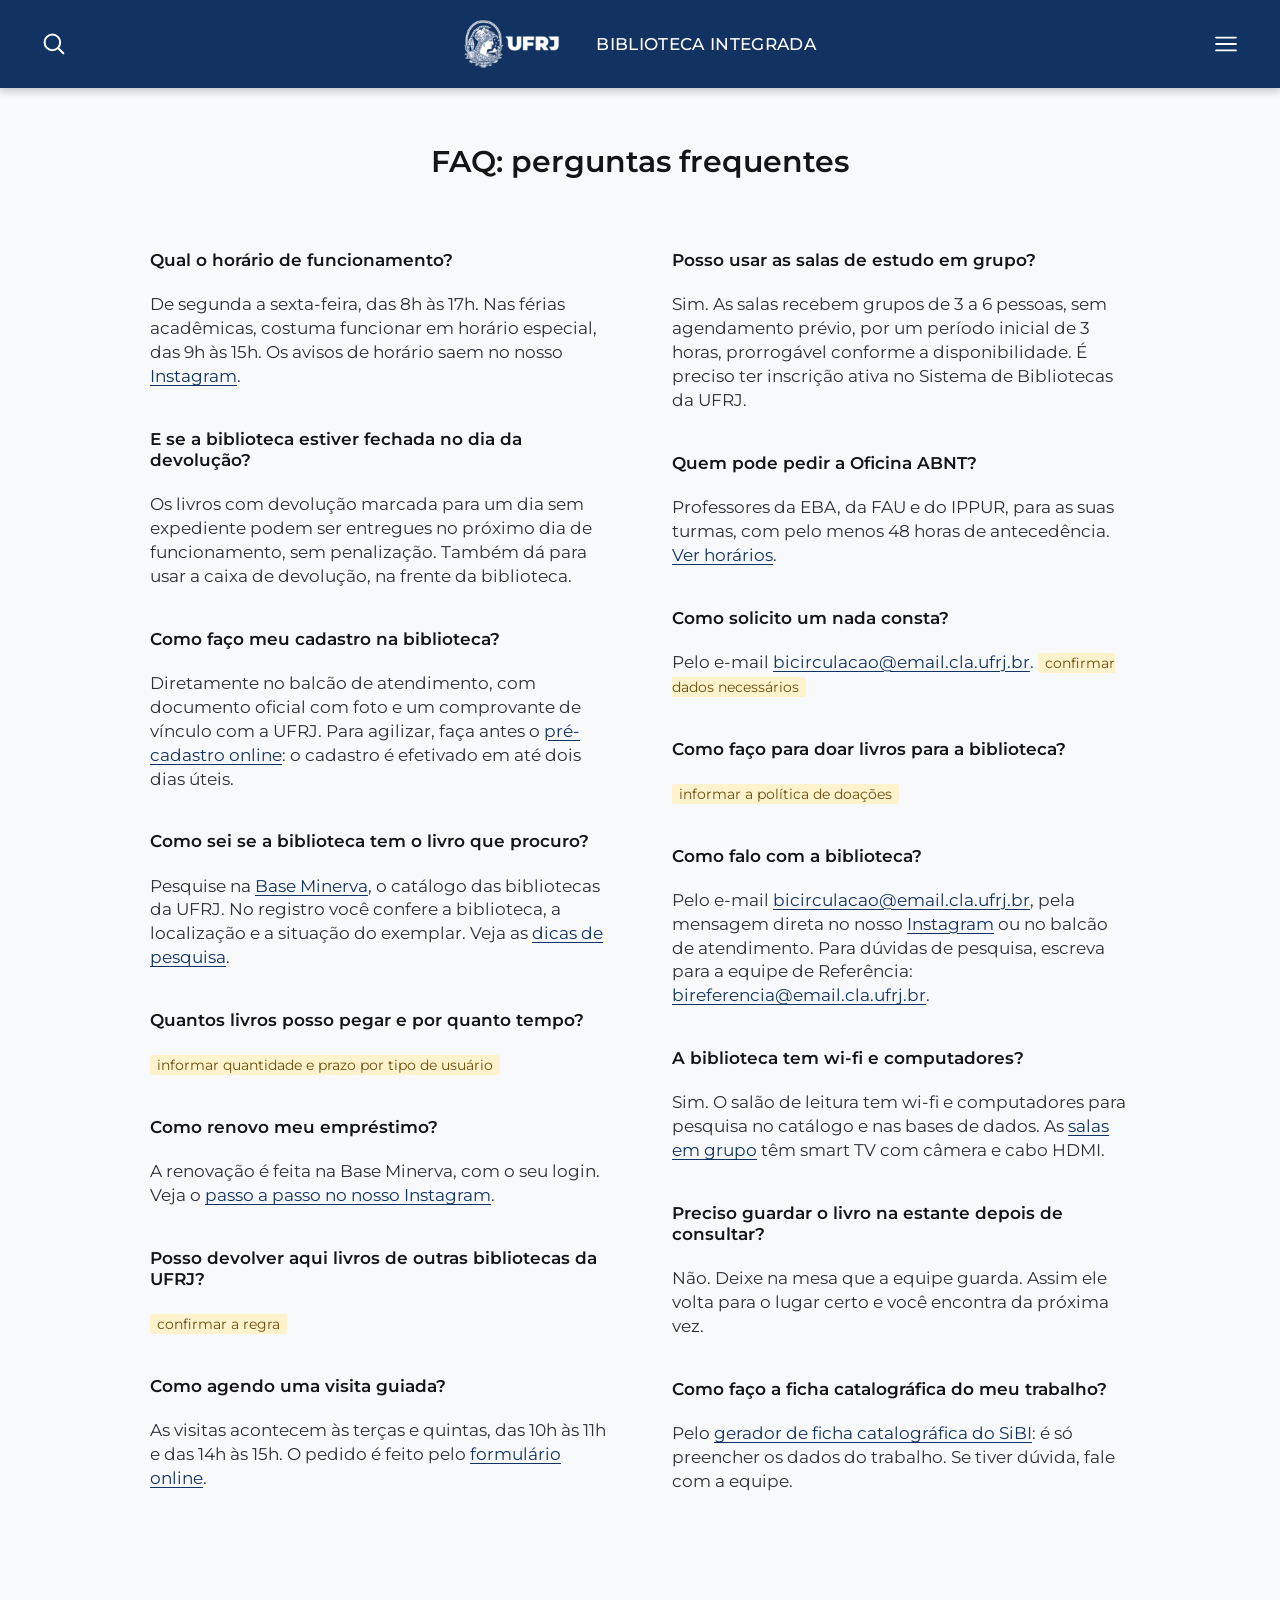
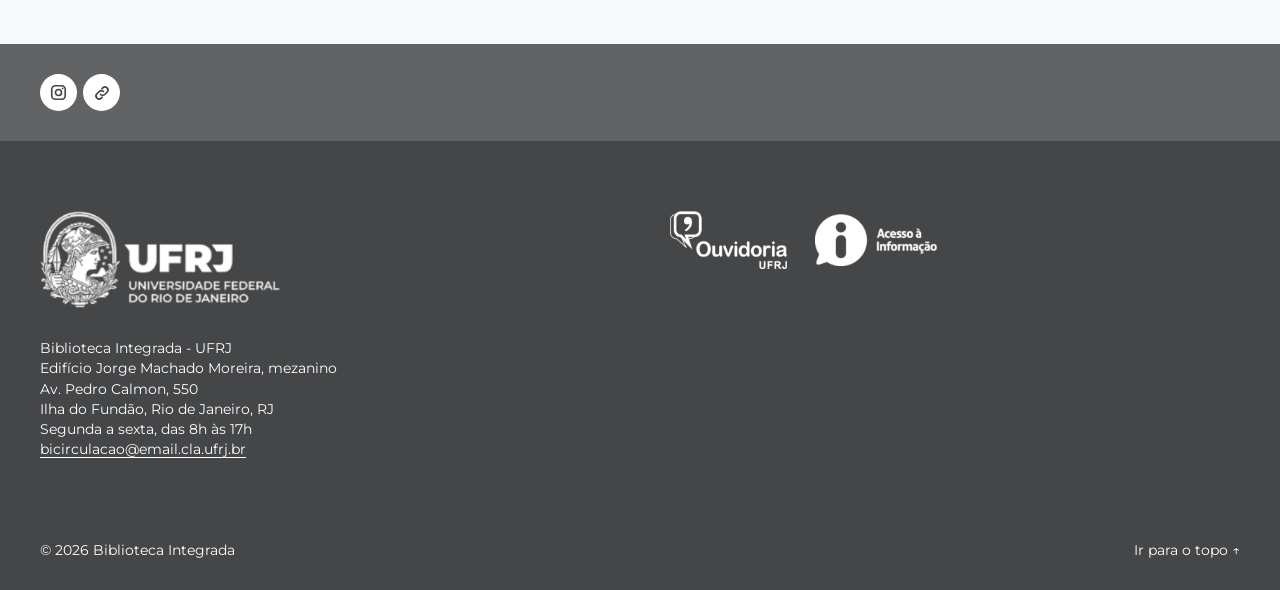
<file: faq.html>
<!doctype html>
<html lang="pt-BR">
<head>
<meta charset="utf-8">
<meta name="viewport" content="width=device-width, initial-scale=1">
<meta name="robots" content="noindex, nofollow">
<title>Perguntas frequentes | Biblioteca Integrada UFRJ</title>
<meta name="description" content="Respostas rápidas sobre cadastro, empréstimo, visitas, salas de estudo e serviços da Biblioteca Integrada.">
<meta name="theme-color" content="#123261">
<link rel="icon" type="image/png" href="logos/favicon.png">
<link rel="apple-touch-icon" href="logos/favicon.png">
<link rel="canonical" href="https://levytikus.github.io/biblioteca-integrada/faq.html">
<meta property="og:type" content="website">
<meta property="og:locale" content="pt_BR">
<meta property="og:site_name" content="Biblioteca Integrada UFRJ">
<meta property="og:title" content="Perguntas frequentes | Biblioteca Integrada UFRJ">
<meta property="og:description" content="Respostas rápidas sobre cadastro, empréstimo, visitas, salas de estudo e serviços da Biblioteca Integrada.">
<meta property="og:url" content="https://levytikus.github.io/biblioteca-integrada/faq.html">
<meta property="og:image" content="https://levytikus.github.io/biblioteca-integrada/og.jpg?v=3">
<meta property="og:image:secure_url" content="https://levytikus.github.io/biblioteca-integrada/og.jpg?v=3">
<meta property="og:image:type" content="image/jpeg">
<meta property="og:image:width" content="1200">
<meta property="og:image:height" content="630">
<meta property="og:image:alt" content="Biblioteca Integrada da UFRJ">
<meta name="twitter:card" content="summary_large_image">
<meta name="twitter:title" content="Perguntas frequentes | Biblioteca Integrada UFRJ">
<meta name="twitter:description" content="Respostas rápidas sobre cadastro, empréstimo, visitas, salas de estudo e serviços da Biblioteca Integrada.">
<meta name="twitter:image" content="https://levytikus.github.io/biblioteca-integrada/og.jpg?v=3">
<link rel="preconnect" href="https://fonts.googleapis.com">
<link rel="preconnect" href="https://fonts.gstatic.com" crossorigin>
<link href="https://fonts.googleapis.com/css2?family=Montserrat:wght@400;500;600;700&family=Playfair+Display:wght@700&family=Source+Serif+4:opsz,wght@8..60,400&display=swap" rel="stylesheet">
<link rel="stylesheet" href="css/estilo.css?v=28">
</head>
<body id="topo">

<a class="pular" href="#conteudo">Pular para o conteúdo</a>

<header class="cab">
  <div class="cab-in">
    <button class="busca-btn" id="abrirBusca" aria-label="Pesquisar no site"><svg width="26" height="26" viewBox="0 0 24 24" fill="none" stroke="currentColor" stroke-width="1.9" stroke-linecap="round"><circle cx="10.5" cy="10.5" r="7.2"/><path d="m20.6 20.6-4.9-4.9"/></svg></button>
    <a class="marca" href="index.html" aria-label="Biblioteca Integrada, página inicial">
      <img src="logos/ufrj-compacta.png" alt="UFRJ" width="556" height="277">
      <span class="nome">Biblioteca Integrada</span>
    </a>
    <button class="menu-btn" id="abrirMenu" aria-label="Abrir menu"><svg width="28" height="28" viewBox="0 0 24 24" fill="none" stroke="currentColor" stroke-width="1.6" stroke-linecap="round"><path d="M3.5 6.5h17M3.5 12h17M3.5 17.5h17"/></svg></button>
  </div>
</header>

<div class="menu" id="menu" aria-hidden="true" role="dialog" aria-label="Menu">
  <div class="menu-topo"><button data-fechar>Fechar menu <svg width="30" height="30" viewBox="0 0 24 24" fill="none" stroke="currentColor" stroke-width="1.5" stroke-linecap="round"><path d="M5 5l14 14M19 5 5 19"/></svg></button></div>
  <nav aria-label="Menu principal">
    <a href="index.html">Página Inicial</a>
    <a href="historia.html">A Biblioteca</a>
    <a href="servicos.html">Serviços</a>
    <a href="pesquisa.html">Dicas de pesquisa</a>
    <a href="normalizacao.html">Normalização e Oficina ABNT</a>
    <a href="acervo.html">Da Universidade para o Acervo</a>
    <a href="faq.html">FAQ</a>
    <a href="localizacao.html">Localização</a>
  </nav>
  <div class="redes">
    <a href="https://www.instagram.com/bibliotecaintegradaufrj/" target="_blank" rel="noopener" aria-label="Instagram"><svg width="22" height="22" viewBox="0 0 24 24" fill="none" stroke="currentColor" stroke-width="2.1"><rect x="3.5" y="3.5" width="17" height="17" rx="4.5"/><circle cx="12" cy="12" r="3.8"/><circle cx="17.2" cy="6.8" r="1.15" fill="currentColor" stroke="none"/></svg></a>
    <a href="https://linktr.ee/bi.ufrj" target="_blank" rel="noopener" aria-label="Todos os links"><svg width="21" height="21" viewBox="0 0 24 24" fill="none" stroke="currentColor" stroke-width="2.3" stroke-linecap="round"><path d="M10 14a4 4 0 0 0 5.7 0l3-3a4 4 0 0 0-5.7-5.7l-1 1"/><path d="M14 10a4 4 0 0 0-5.7 0l-3 3a4 4 0 0 0 5.7 5.7l1-1"/></svg></a>
  </div>
</div>

<div class="busca" id="busca" aria-hidden="true" role="dialog" aria-label="Pesquisar">
  <button class="fechar" data-fechar>Fechar pesquisa <svg width="30" height="30" viewBox="0 0 24 24" fill="none" stroke="currentColor" stroke-width="1.5" stroke-linecap="round"><path d="M5 5l14 14M19 5 5 19"/></svg></button>
  <form class="busca-site" action="#" role="search" autocomplete="off">
    <label for="q">Pesquisar no site</label>
    <div class="campo">
      <input id="q" name="q" type="search" placeholder="Serviços, horários, normas, autores…" autocomplete="off" aria-controls="resultados">
      <button class="enviar" type="submit" aria-label="Buscar"><svg width="26" height="26" viewBox="0 0 24 24" fill="none" stroke="currentColor" stroke-width="1.9" stroke-linecap="round"><circle cx="10.5" cy="10.5" r="7.2"/><path d="m20.6 20.6-4.9-4.9"/></svg></button>
    </div>
    <div class="resultados" id="resultados" aria-live="polite"></div>
    <p class="minerva-dica">Procurando um livro? <a id="linkMinerva" href="https://minerva.ufrj.br/F" target="_blank" rel="noopener">Pesquise no catálogo da Base Minerva</a></p>
  </form>
</div>

<main id="conteudo">

<section class="faq faq-pagina" id="faq">
  <h2 id="faq-perguntas-frequentes">FAQ: perguntas frequentes</h2>
  <div class="itens">
      <div class="item">
        <h3 id="qual-o-horario-de-funcionamento">Qual o horário de funcionamento?</h3>
        <p>De segunda a sexta-feira, das 8h às 17h. Nas férias acadêmicas, costuma funcionar em horário especial, das 9h às 15h. Os avisos de horário saem no nosso <a href="https://www.instagram.com/bibliotecaintegradaufrj/" target="_blank" rel="noopener">Instagram</a>.</p>
      </div>
      <div class="item">
        <h3 id="e-se-a-biblioteca-estiver-fechada-no-dia-da-devolucao">E se a biblioteca estiver fechada no dia da devolução?</h3>
        <p>Os livros com devolução marcada para um dia sem expediente podem ser entregues no próximo dia de funcionamento, sem penalização. Também dá para usar a caixa de devolução, na frente da biblioteca.</p>
      </div>
      <div class="item">
        <h3 id="como-faco-meu-cadastro-na-biblioteca">Como faço meu cadastro na biblioteca?</h3>
        <p>Diretamente no balcão de atendimento, com documento oficial com foto e um comprovante de vínculo com a UFRJ. Para agilizar, faça antes o <a href="https://forms.gle/aZsZdLqc8YbwFpTy5" target="_blank" rel="noopener">pré-cadastro online</a>: o cadastro é efetivado em até dois dias úteis.</p>
      </div>
      <div class="item">
        <h3 id="como-sei-se-a-biblioteca-tem-o-livro-que-procuro">Como sei se a biblioteca tem o livro que procuro?</h3>
        <p>Pesquise na <a href="https://minerva.ufrj.br/F" target="_blank" rel="noopener">Base Minerva</a>, o catálogo das bibliotecas da UFRJ. No registro você confere a biblioteca, a localização e a situação do exemplar. Veja as <a href="pesquisa.html">dicas de pesquisa</a>.</p>
      </div>
      <div class="item">
        <h3 id="quantos-livros-posso-pegar-e-por-quanto-tempo">Quantos livros posso pegar e por quanto tempo?</h3>
        <p><span class="pendente">informar quantidade e prazo por tipo de usuário</span></p>
      </div>
      <div class="item">
        <h3 id="como-renovo-meu-emprestimo">Como renovo meu empréstimo?</h3>
        <p>A renovação é feita na Base Minerva, com o seu login. Veja o <a href="https://www.instagram.com/p/DA3o01MOse1/" target="_blank" rel="noopener">passo a passo no nosso Instagram</a>.</p>
      </div>
      <div class="item">
        <h3 id="posso-devolver-aqui-livros-de-outras-bibliotecas">Posso devolver aqui livros de outras bibliotecas da UFRJ?</h3>
        <p><span class="pendente">confirmar a regra</span></p>
      </div>
      <div class="item">
        <h3 id="como-agendo-uma-visita-guiada">Como agendo uma visita guiada?</h3>
        <p>As visitas acontecem às terças e quintas, das 10h às 11h e das 14h às 15h. O pedido é feito pelo <a href="https://calendar.app.google/ryWxW36HFo3BbJdV9" target="_blank" rel="noopener">formulário online</a>.</p>
      </div>
      <div class="item">
        <h3 id="posso-usar-as-salas-de-estudo-em-grupo">Posso usar as salas de estudo em grupo?</h3>
        <p>Sim. As salas recebem grupos de 3 a 6 pessoas, sem agendamento prévio, por um período inicial de 3 horas, prorrogável conforme a disponibilidade. É preciso ter inscrição ativa no Sistema de Bibliotecas da UFRJ.</p>
      </div>
      <div class="item">
        <h3 id="quem-pode-pedir-a-oficina-abnt">Quem pode pedir a Oficina ABNT?</h3>
        <p>Professores da EBA, da FAU e do IPPUR, para as suas turmas, com pelo menos 48 horas de antecedência. <a href="normalizacao.html">Ver horários</a>.</p>
      </div>
      <div class="item">
        <h3 id="como-solicito-um-nada-consta">Como solicito um nada consta?</h3>
        <p>Pelo e-mail <a href="mailto:bicirculacao@email.cla.ufrj.br">bicirculacao@email.cla.ufrj.br</a>. <span class="pendente">confirmar dados necessários</span></p>
      </div>
      <div class="item">
        <h3 id="como-faco-para-doar-livros-para-a-biblioteca">Como faço para doar livros para a biblioteca?</h3>
        <p><span class="pendente">informar a política de doações</span></p>
      </div>
      <div class="item">
        <h3 id="como-falo-com-a-biblioteca">Como falo com a biblioteca?</h3>
        <p>Pelo e-mail <a href="mailto:bicirculacao@email.cla.ufrj.br">bicirculacao@email.cla.ufrj.br</a>, pela mensagem direta no nosso <a href="https://www.instagram.com/bibliotecaintegradaufrj/" target="_blank" rel="noopener">Instagram</a> ou no balcão de atendimento. Para dúvidas de pesquisa, escreva para a equipe de Referência: <a href="mailto:bireferencia@email.cla.ufrj.br">bireferencia@email.cla.ufrj.br</a>.</p>
      </div>
      <div class="item">
        <h3 id="tem-wi-fi-e-computadores">A biblioteca tem wi-fi e computadores?</h3>
        <p>Sim. O salão de leitura tem wi-fi e computadores para pesquisa no catálogo e nas bases de dados. As <a href="servicos.html#salas">salas em grupo</a> têm smart TV com câmera e cabo HDMI.</p>
      </div>
      <div class="item">
        <h3 id="preciso-guardar-o-livro-depois-de-consultar">Preciso guardar o livro na estante depois de consultar?</h3>
        <p>Não. Deixe na mesa que a equipe guarda. Assim ele volta para o lugar certo e você encontra da próxima vez.</p>
      </div>
      <div class="item">
        <h3 id="como-faco-a-ficha-catalografica">Como faço a ficha catalográfica do meu trabalho?</h3>
        <p>Pelo <a href="https://fichacatalografica.sibi.ufrj.br/" target="_blank" rel="noopener">gerador de ficha catalográfica do SiBI</a>: é só preencher os dados do trabalho. Se tiver dúvida, fale com a equipe.</p>
      </div>
  </div>
</section>
</main>

<div class="faixa">
  <div class="in">
    <a href="https://www.instagram.com/bibliotecaintegradaufrj/" target="_blank" rel="noopener" aria-label="Instagram"><svg width="19" height="19" viewBox="0 0 24 24" fill="none" stroke="currentColor" stroke-width="2.1"><rect x="3.5" y="3.5" width="17" height="17" rx="4.5"/><circle cx="12" cy="12" r="3.8"/><circle cx="17.2" cy="6.8" r="1.15" fill="currentColor" stroke="none"/></svg></a>
    <a href="https://linktr.ee/bi.ufrj" target="_blank" rel="noopener" aria-label="Todos os links"><svg width="18" height="18" viewBox="0 0 24 24" fill="none" stroke="currentColor" stroke-width="2.3" stroke-linecap="round"><path d="M10 14a4 4 0 0 0 5.7 0l3-3a4 4 0 0 0-5.7-5.7l-1 1"/><path d="M14 10a4 4 0 0 0-5.7 0l-3 3a4 4 0 0 0 5.7 5.7l1-1"/></svg></a>
  </div>
</div>
<footer class="rod">
  <div class="in">
    <div class="grade">
      <div>
        <a class="ufrj" href="https://ufrj.br/" target="_blank" rel="noopener"><img src="logos/ufrj-completa.png" alt="UFRJ, Universidade Federal do Rio de Janeiro" width="684" height="277"></a>
        <address>
          Biblioteca Integrada - UFRJ<br>
          Edifício Jorge Machado Moreira, mezanino<br>
          Av. Pedro Calmon, 550<br>
          Ilha do Fundão, Rio de Janeiro, RJ<br>
          Segunda a sexta, das 8h às 17h<br>
          <a href="mailto:bicirculacao@email.cla.ufrj.br">bicirculacao@email.cla.ufrj.br</a>
        </address>
      </div>
      <div class="selos">
        <a href="http://www.ouvidoria.ufrj.br" target="_blank" rel="noopener"><img class="ouv" src="logos/ouvidoria.png" alt="Ouvidoria UFRJ" width="338" height="167"></a>
        <a href="https://www.gov.br/acessoainformacao/pt-br" target="_blank" rel="noopener"><img class="lai" src="logos/acesso.png" alt="Acesso à Informação" width="338" height="145"></a>
      </div>
    </div>
    <div class="base">
      <span>© 2026 Biblioteca Integrada</span>
      <a href="#topo">Ir para o topo ↑</a>
    </div>
  </div>
</footer>

<div vw class="enabled">
  <div vw-access-button class="active"></div>
  <div vw-plugin-wrapper><div class="vw-plugin-top-wrapper"></div></div>
</div>
<script src="https://vlibras.gov.br/app/vlibras-plugin.js"></script>
<script>try{new window.VLibras.Widget('https://vlibras.gov.br/app');}catch(e){}</script>
<script>document.documentElement.classList.add("js-ic")</script>
<script src="js/site.js?v=24"></script>
</body>
</html>
</file>
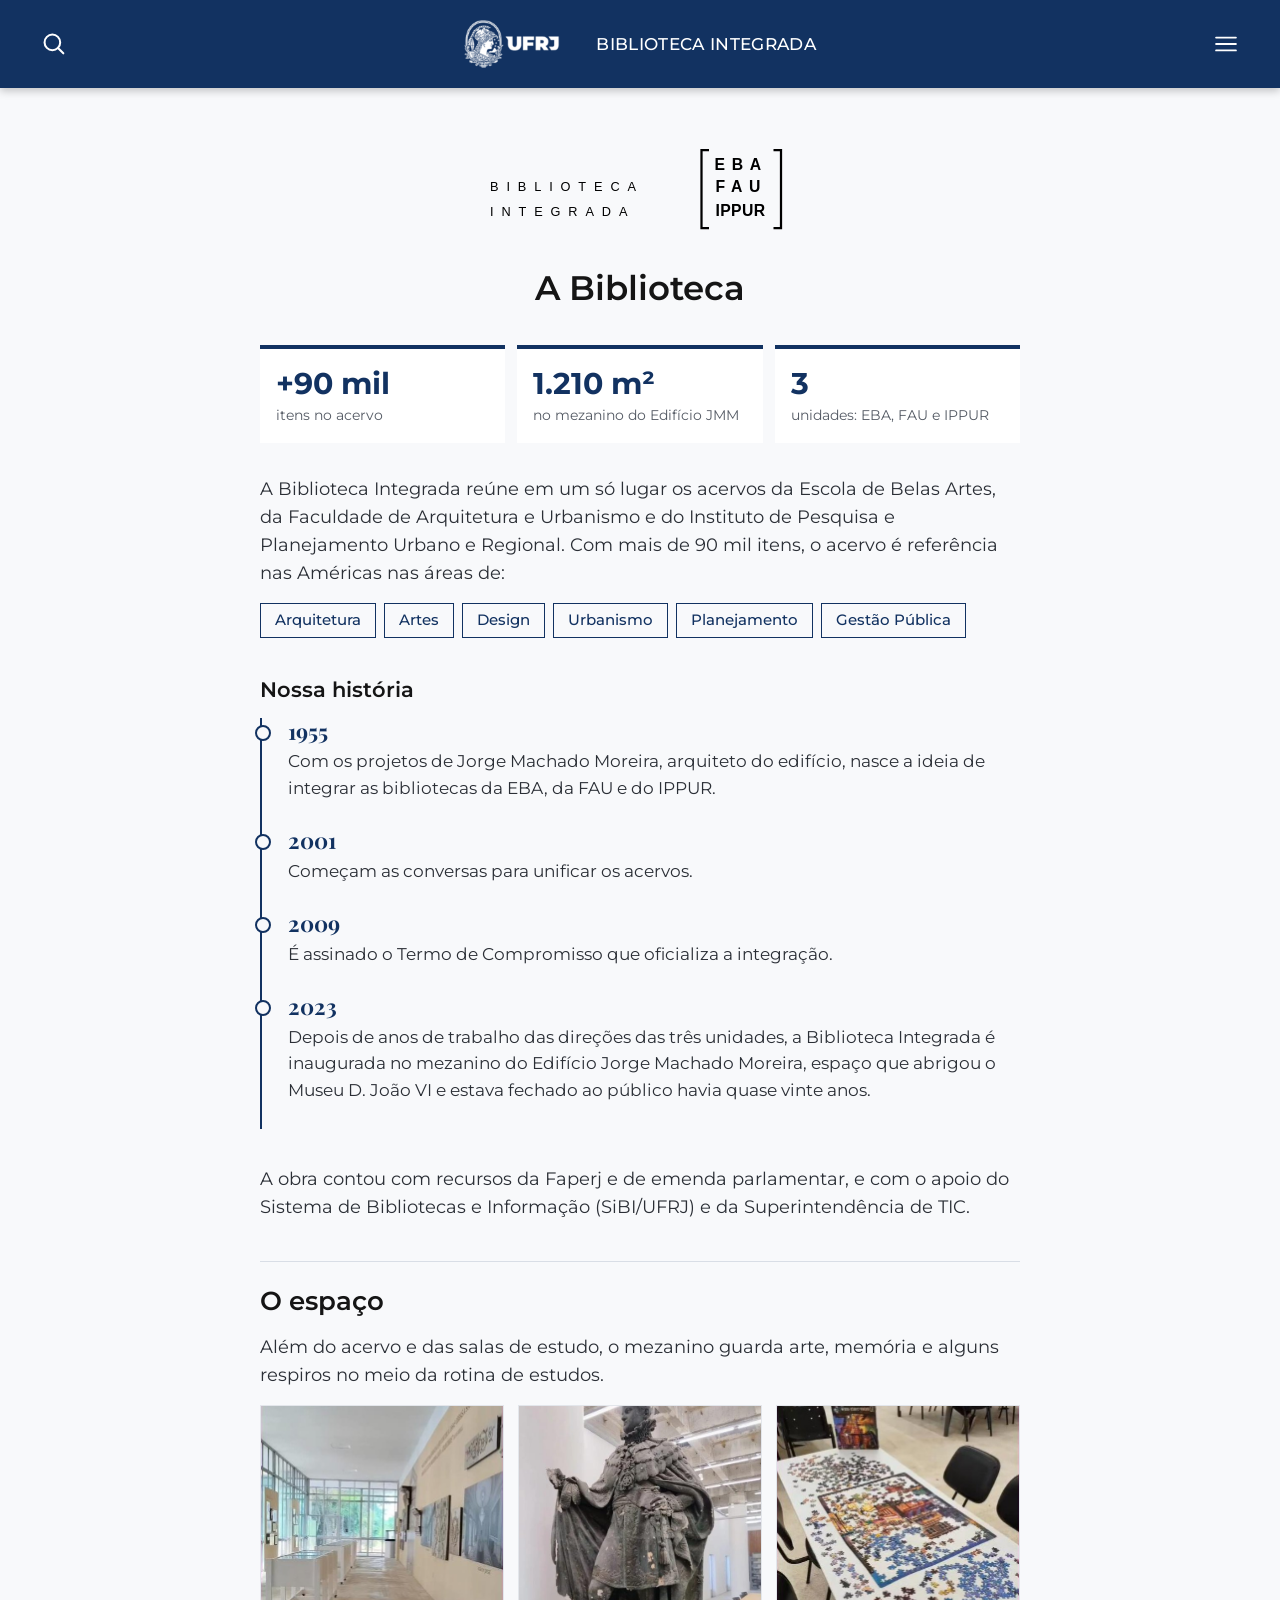
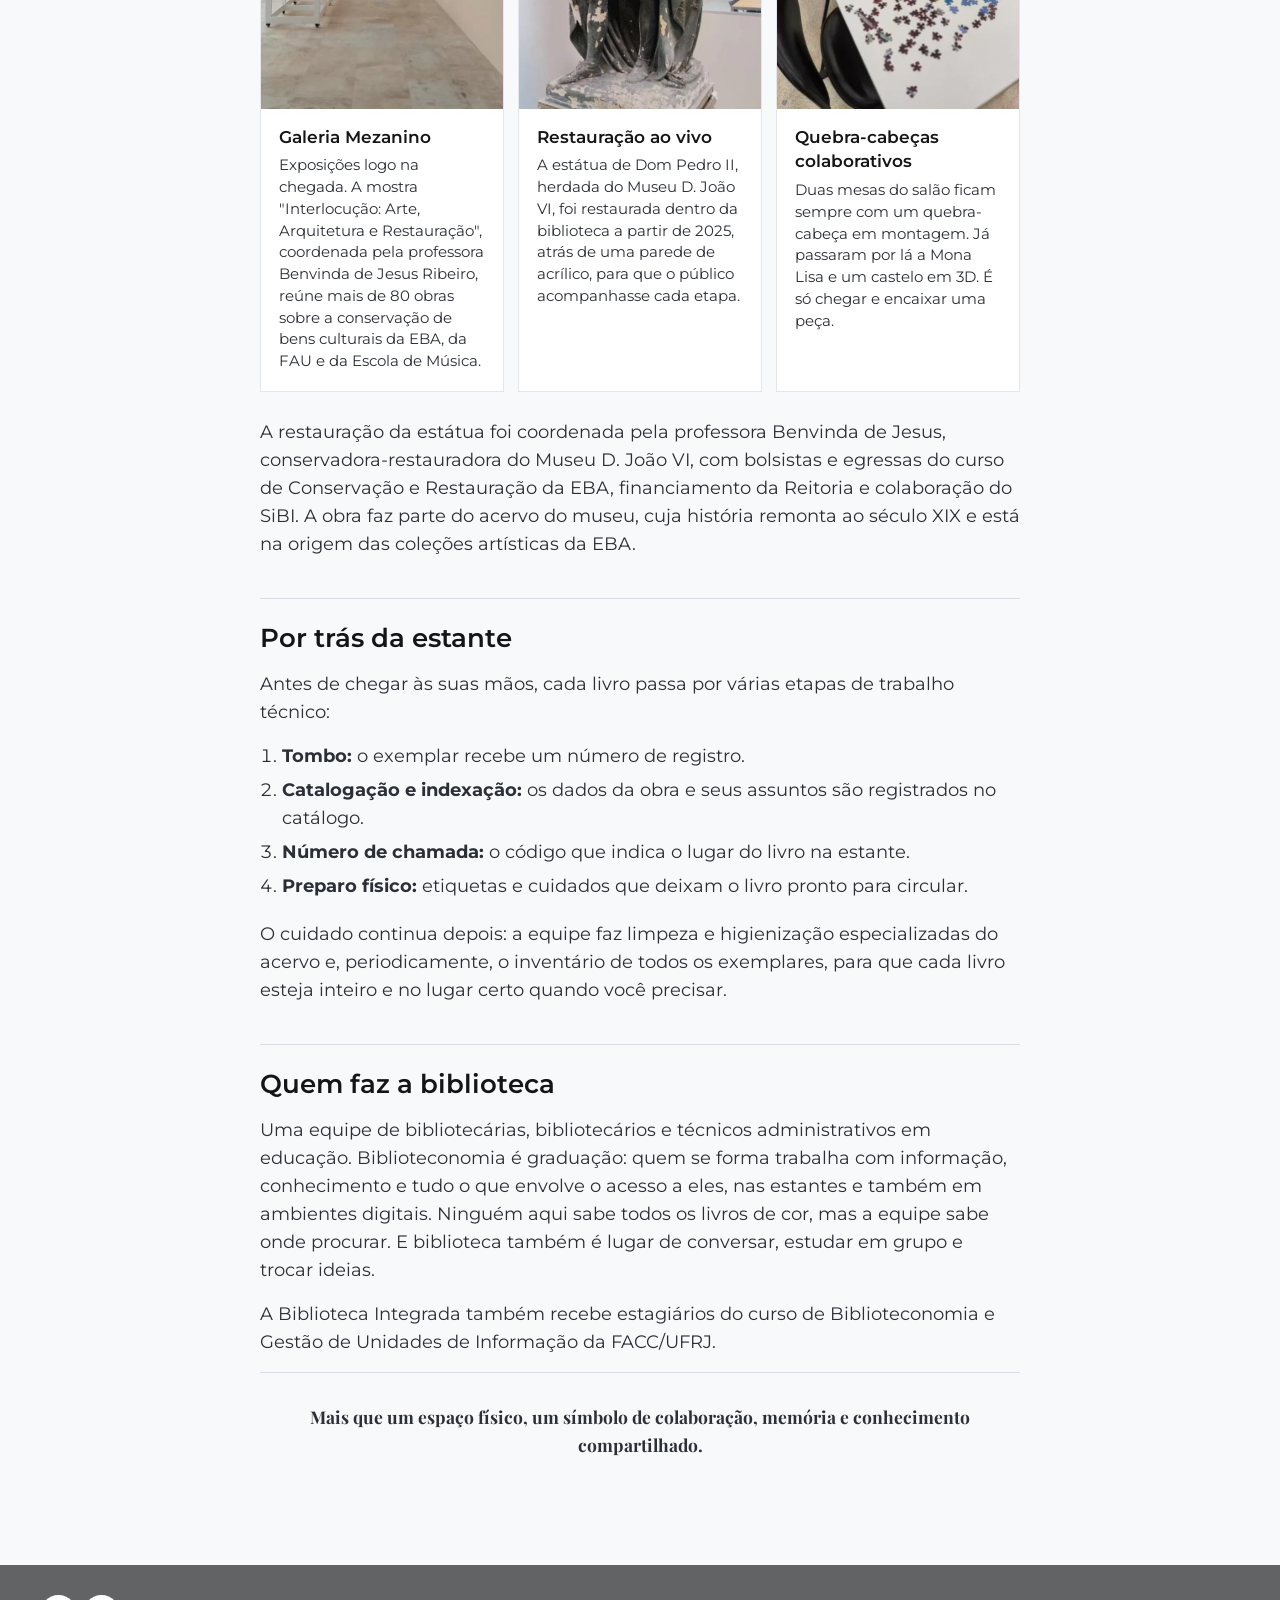
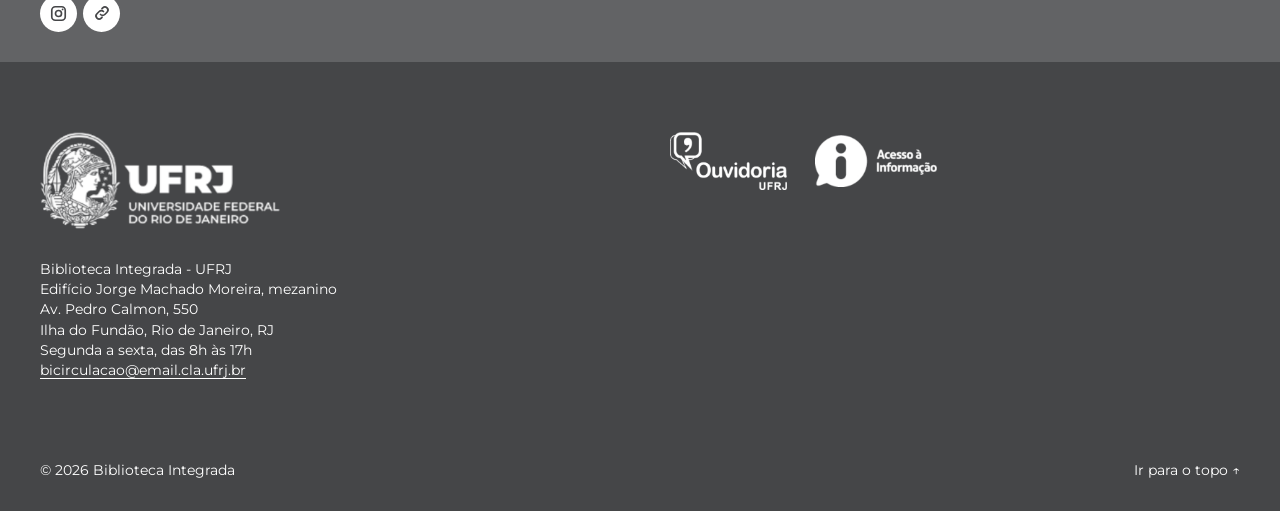
<file: historia.html>
<!doctype html>
<html lang="pt-BR">
<head>
<meta charset="utf-8">
<meta name="viewport" content="width=device-width, initial-scale=1">
<meta name="robots" content="noindex, nofollow">
<title>A Biblioteca | Biblioteca Integrada UFRJ</title>
<meta name="description" content="A história e os números da Biblioteca Integrada da UFRJ, no Edifício Jorge Machado Moreira.">
<meta name="theme-color" content="#123261">
<link rel="icon" type="image/png" href="logos/favicon.png">
<link rel="apple-touch-icon" href="logos/favicon.png">
<link rel="canonical" href="https://levytikus.github.io/biblioteca-integrada/historia.html">
<meta property="og:type" content="website">
<meta property="og:locale" content="pt_BR">
<meta property="og:site_name" content="Biblioteca Integrada UFRJ">
<meta property="og:title" content="A Biblioteca | Biblioteca Integrada UFRJ">
<meta property="og:description" content="A história e os números da Biblioteca Integrada da UFRJ, no Edifício Jorge Machado Moreira.">
<meta property="og:url" content="https://levytikus.github.io/biblioteca-integrada/historia.html">
<meta property="og:image" content="https://levytikus.github.io/biblioteca-integrada/og.jpg?v=3">
<meta property="og:image:secure_url" content="https://levytikus.github.io/biblioteca-integrada/og.jpg?v=3">
<meta property="og:image:type" content="image/jpeg">
<meta property="og:image:width" content="1200">
<meta property="og:image:height" content="630">
<meta property="og:image:alt" content="Biblioteca Integrada da UFRJ">
<meta name="twitter:card" content="summary_large_image">
<meta name="twitter:title" content="A Biblioteca | Biblioteca Integrada UFRJ">
<meta name="twitter:description" content="A história e os números da Biblioteca Integrada da UFRJ, no Edifício Jorge Machado Moreira.">
<meta name="twitter:image" content="https://levytikus.github.io/biblioteca-integrada/og.jpg?v=3">
<link rel="preconnect" href="https://fonts.googleapis.com">
<link rel="preconnect" href="https://fonts.gstatic.com" crossorigin>
<link href="https://fonts.googleapis.com/css2?family=Montserrat:wght@400;500;600;700&family=Playfair+Display:wght@700&family=Source+Serif+4:opsz,wght@8..60,400&display=swap" rel="stylesheet">
<link rel="stylesheet" href="css/estilo.css?v=28">
</head>
<body id="topo">

<a class="pular" href="#conteudo">Pular para o conteúdo</a>

<header class="cab">
  <div class="cab-in">
    <button class="busca-btn" id="abrirBusca" aria-label="Pesquisar no site"><svg width="26" height="26" viewBox="0 0 24 24" fill="none" stroke="currentColor" stroke-width="1.9" stroke-linecap="round"><circle cx="10.5" cy="10.5" r="7.2"/><path d="m20.6 20.6-4.9-4.9"/></svg></button>
    <a class="marca" href="index.html" aria-label="Biblioteca Integrada, página inicial">
      <img src="logos/ufrj-compacta.png" alt="UFRJ" width="556" height="277">
      <span class="nome">Biblioteca Integrada</span>
    </a>
    <button class="menu-btn" id="abrirMenu" aria-label="Abrir menu"><svg width="28" height="28" viewBox="0 0 24 24" fill="none" stroke="currentColor" stroke-width="1.6" stroke-linecap="round"><path d="M3.5 6.5h17M3.5 12h17M3.5 17.5h17"/></svg></button>
  </div>
</header>

<div class="menu" id="menu" aria-hidden="true" role="dialog" aria-label="Menu">
  <div class="menu-topo"><button data-fechar>Fechar menu <svg width="30" height="30" viewBox="0 0 24 24" fill="none" stroke="currentColor" stroke-width="1.5" stroke-linecap="round"><path d="M5 5l14 14M19 5 5 19"/></svg></button></div>
  <nav aria-label="Menu principal">
    <a href="index.html">Página Inicial</a>
    <a href="historia.html">A Biblioteca</a>
    <a href="servicos.html">Serviços</a>
    <a href="pesquisa.html">Dicas de pesquisa</a>
    <a href="normalizacao.html">Normalização e Oficina ABNT</a>
    <a href="acervo.html">Da Universidade para o Acervo</a>
    <a href="faq.html">FAQ</a>
    <a href="localizacao.html">Localização</a>
  </nav>
  <div class="redes">
    <a href="https://www.instagram.com/bibliotecaintegradaufrj/" target="_blank" rel="noopener" aria-label="Instagram"><svg width="22" height="22" viewBox="0 0 24 24" fill="none" stroke="currentColor" stroke-width="2.1"><rect x="3.5" y="3.5" width="17" height="17" rx="4.5"/><circle cx="12" cy="12" r="3.8"/><circle cx="17.2" cy="6.8" r="1.15" fill="currentColor" stroke="none"/></svg></a>
    <a href="https://linktr.ee/bi.ufrj" target="_blank" rel="noopener" aria-label="Todos os links"><svg width="21" height="21" viewBox="0 0 24 24" fill="none" stroke="currentColor" stroke-width="2.3" stroke-linecap="round"><path d="M10 14a4 4 0 0 0 5.7 0l3-3a4 4 0 0 0-5.7-5.7l-1 1"/><path d="M14 10a4 4 0 0 0-5.7 0l-3 3a4 4 0 0 0 5.7 5.7l1-1"/></svg></a>
  </div>
</div>

<div class="busca" id="busca" aria-hidden="true" role="dialog" aria-label="Pesquisar">
  <button class="fechar" data-fechar>Fechar pesquisa <svg width="30" height="30" viewBox="0 0 24 24" fill="none" stroke="currentColor" stroke-width="1.5" stroke-linecap="round"><path d="M5 5l14 14M19 5 5 19"/></svg></button>
  <form class="busca-site" action="#" role="search" autocomplete="off">
    <label for="q">Pesquisar no site</label>
    <div class="campo">
      <input id="q" name="q" type="search" placeholder="Serviços, horários, normas, autores…" autocomplete="off" aria-controls="resultados">
      <button class="enviar" type="submit" aria-label="Buscar"><svg width="26" height="26" viewBox="0 0 24 24" fill="none" stroke="currentColor" stroke-width="1.9" stroke-linecap="round"><circle cx="10.5" cy="10.5" r="7.2"/><path d="m20.6 20.6-4.9-4.9"/></svg></button>
    </div>
    <div class="resultados" id="resultados" aria-live="polite"></div>
    <p class="minerva-dica">Procurando um livro? <a id="linkMinerva" href="https://minerva.ufrj.br/F" target="_blank" rel="noopener">Pesquise no catálogo da Base Minerva</a></p>
  </form>
</div>

<main id="conteudo">

<section class="pagina">
  <div class="in">
    <img class="logo-bi" src="logos/biblioteca-integrada.svg" alt="Biblioteca Integrada EBA FAU IPPUR" width="400" height="120">
    <h1>A Biblioteca</h1>
    <div class="numeros">
      <div class="numero"><b>+90 mil</b><span>itens no acervo</span></div>
      <div class="numero"><b>1.210 m²</b><span>no mezanino do Edifício JMM</span></div>
      <div class="numero"><b>3</b><span>unidades: EBA, FAU e IPPUR</span></div>
    </div>
    <p>A Biblioteca Integrada reúne em um só lugar os acervos da Escola de Belas Artes, da Faculdade de Arquitetura e Urbanismo e do Instituto de Pesquisa e Planejamento Urbano e Regional. Com mais de 90 mil itens, o acervo é referência nas Américas nas áreas de:</p>
    <ul class="areas">
      <li>Arquitetura</li><li>Artes</li><li>Design</li><li>Urbanismo</li><li>Planejamento</li><li>Gestão Pública</li>
    </ul>

    <h2 id="nossa-historia">Nossa história</h2>
    <ol class="tempo">
      <li><b>1955</b><span>Com os projetos de Jorge Machado Moreira, arquiteto do edifício, nasce a ideia de integrar as bibliotecas da EBA, da FAU e do IPPUR.</span></li>
      <li><b>2001</b><span>Começam as conversas para unificar os acervos.</span></li>
      <li><b>2009</b><span>É assinado o Termo de Compromisso que oficializa a integração.</span></li>
      <li><b>2023</b><span>Depois de anos de trabalho das direções das três unidades, a Biblioteca Integrada é inaugurada no mezanino do Edifício Jorge Machado Moreira, espaço que abrigou o Museu D. João VI e estava fechado ao público havia quase vinte anos.</span></li>
    </ol>
    <p>A obra contou com recursos da Faperj e de emenda parlamentar, e com o apoio do Sistema de Bibliotecas e Informação (SiBI/UFRJ) e da Superintendência de TIC.</p>

    <div class="secao">
      <h2 id="o-espaco" class="grande">O espaço</h2>
      <p>Além do acervo e das salas de estudo, o mezanino guarda arte, memória e alguns respiros no meio da rotina de estudos.</p>
      <div class="galeria-bi">
        <figure>
          <img src="img/galeria.jpg" alt="Corredor da Galeria Mezanino com painéis e vitrines da exposição Interlocução" width="486" height="861" loading="lazy" decoding="async">
          <figcaption><b>Galeria Mezanino</b>Exposições logo na chegada. A mostra "Interlocução: Arte, Arquitetura e Restauração", coordenada pela professora Benvinda de Jesus Ribeiro, reúne mais de 80 obras sobre a conservação de bens culturais da EBA, da FAU e da Escola de Música.</figcaption>
        </figure>
        <figure>
          <img src="img/restauro.jpg" alt="Estátua de Dom Pedro II em processo de restauração na Biblioteca Integrada" width="575" height="752" loading="lazy" decoding="async">
          <figcaption><b>Restauração ao vivo</b>A estátua de Dom Pedro II, herdada do Museu D. João VI, foi restaurada dentro da biblioteca a partir de 2025, atrás de uma parede de acrílico, para que o público acompanhasse cada etapa.</figcaption>
        </figure>
        <figure>
          <img src="img/quebra-cabeca.jpg" alt="Mesa do salão de leitura com um quebra-cabeça colaborativo em montagem" width="486" height="647" loading="lazy" decoding="async">
          <figcaption><b>Quebra-cabeças colaborativos</b>Duas mesas do salão ficam sempre com um quebra-cabeça em montagem. Já passaram por lá a Mona Lisa e um castelo em 3D. É só chegar e encaixar uma peça.</figcaption>
        </figure>
      </div>
      <p>A restauração da estátua foi coordenada pela professora Benvinda de Jesus, conservadora-restauradora do Museu D. João VI, com bolsistas e egressas do curso de Conservação e Restauração da EBA, financiamento da Reitoria e colaboração do SiBI. A obra faz parte do acervo do museu, cuja história remonta ao século XIX e está na origem das coleções artísticas da EBA.</p>
    </div>

    <div class="secao">
      <h2 id="por-tras-da-estante" class="grande">Por trás da estante</h2>
      <p>Antes de chegar às suas mãos, cada livro passa por várias etapas de trabalho técnico:</p>
      <ol class="lista-num">
        <li><strong>Tombo:</strong> o exemplar recebe um número de registro.</li>
        <li><strong>Catalogação e indexação:</strong> os dados da obra e seus assuntos são registrados no catálogo.</li>
        <li><strong>Número de chamada:</strong> o código que indica o lugar do livro na estante.</li>
        <li><strong>Preparo físico:</strong> etiquetas e cuidados que deixam o livro pronto para circular.</li>
      </ol>
      <p>O cuidado continua depois: a equipe faz limpeza e higienização especializadas do acervo e, periodicamente, o inventário de todos os exemplares, para que cada livro esteja inteiro e no lugar certo quando você precisar.</p>
    </div>

    <div class="secao">
      <h2 id="quem-faz-a-biblioteca" class="grande">Quem faz a biblioteca</h2>
      <p>Uma equipe de bibliotecárias, bibliotecários e técnicos administrativos em educação. Biblioteconomia é graduação: quem se forma trabalha com informação, conhecimento e tudo o que envolve o acesso a eles, nas estantes e também em ambientes digitais. Ninguém aqui sabe todos os livros de cor, mas a equipe sabe onde procurar. E biblioteca também é lugar de conversar, estudar em grupo e trocar ideias.</p>
      <p>A Biblioteca Integrada também recebe estagiários do curso de Biblioteconomia e Gestão de Unidades de Informação da FACC/UFRJ.</p>
    </div>

    <p class="frase">Mais que um espaço físico, um símbolo de colaboração, memória e conhecimento compartilhado.</p>
  </div>
</section>
</main>

<div class="faixa">
  <div class="in">
    <a href="https://www.instagram.com/bibliotecaintegradaufrj/" target="_blank" rel="noopener" aria-label="Instagram"><svg width="19" height="19" viewBox="0 0 24 24" fill="none" stroke="currentColor" stroke-width="2.1"><rect x="3.5" y="3.5" width="17" height="17" rx="4.5"/><circle cx="12" cy="12" r="3.8"/><circle cx="17.2" cy="6.8" r="1.15" fill="currentColor" stroke="none"/></svg></a>
    <a href="https://linktr.ee/bi.ufrj" target="_blank" rel="noopener" aria-label="Todos os links"><svg width="18" height="18" viewBox="0 0 24 24" fill="none" stroke="currentColor" stroke-width="2.3" stroke-linecap="round"><path d="M10 14a4 4 0 0 0 5.7 0l3-3a4 4 0 0 0-5.7-5.7l-1 1"/><path d="M14 10a4 4 0 0 0-5.7 0l-3 3a4 4 0 0 0 5.7 5.7l1-1"/></svg></a>
  </div>
</div>
<footer class="rod">
  <div class="in">
    <div class="grade">
      <div>
        <a class="ufrj" href="https://ufrj.br/" target="_blank" rel="noopener"><img src="logos/ufrj-completa.png" alt="UFRJ, Universidade Federal do Rio de Janeiro" width="684" height="277"></a>
        <address>
          Biblioteca Integrada - UFRJ<br>
          Edifício Jorge Machado Moreira, mezanino<br>
          Av. Pedro Calmon, 550<br>
          Ilha do Fundão, Rio de Janeiro, RJ<br>
          Segunda a sexta, das 8h às 17h<br>
          <a href="mailto:bicirculacao@email.cla.ufrj.br">bicirculacao@email.cla.ufrj.br</a>
        </address>
      </div>
      <div class="selos">
        <a href="http://www.ouvidoria.ufrj.br" target="_blank" rel="noopener"><img class="ouv" src="logos/ouvidoria.png" alt="Ouvidoria UFRJ" width="338" height="167"></a>
        <a href="https://www.gov.br/acessoainformacao/pt-br" target="_blank" rel="noopener"><img class="lai" src="logos/acesso.png" alt="Acesso à Informação" width="338" height="145"></a>
      </div>
    </div>
    <div class="base">
      <span>© 2026 Biblioteca Integrada</span>
      <a href="#topo">Ir para o topo ↑</a>
    </div>
  </div>
</footer>

<div vw class="enabled">
  <div vw-access-button class="active"></div>
  <div vw-plugin-wrapper><div class="vw-plugin-top-wrapper"></div></div>
</div>
<script src="https://vlibras.gov.br/app/vlibras-plugin.js"></script>
<script>try{new window.VLibras.Widget('https://vlibras.gov.br/app');}catch(e){}</script>
<script>document.documentElement.classList.add("js-ic")</script>
<script src="js/site.js?v=24"></script>
</body>
</html>
</file>
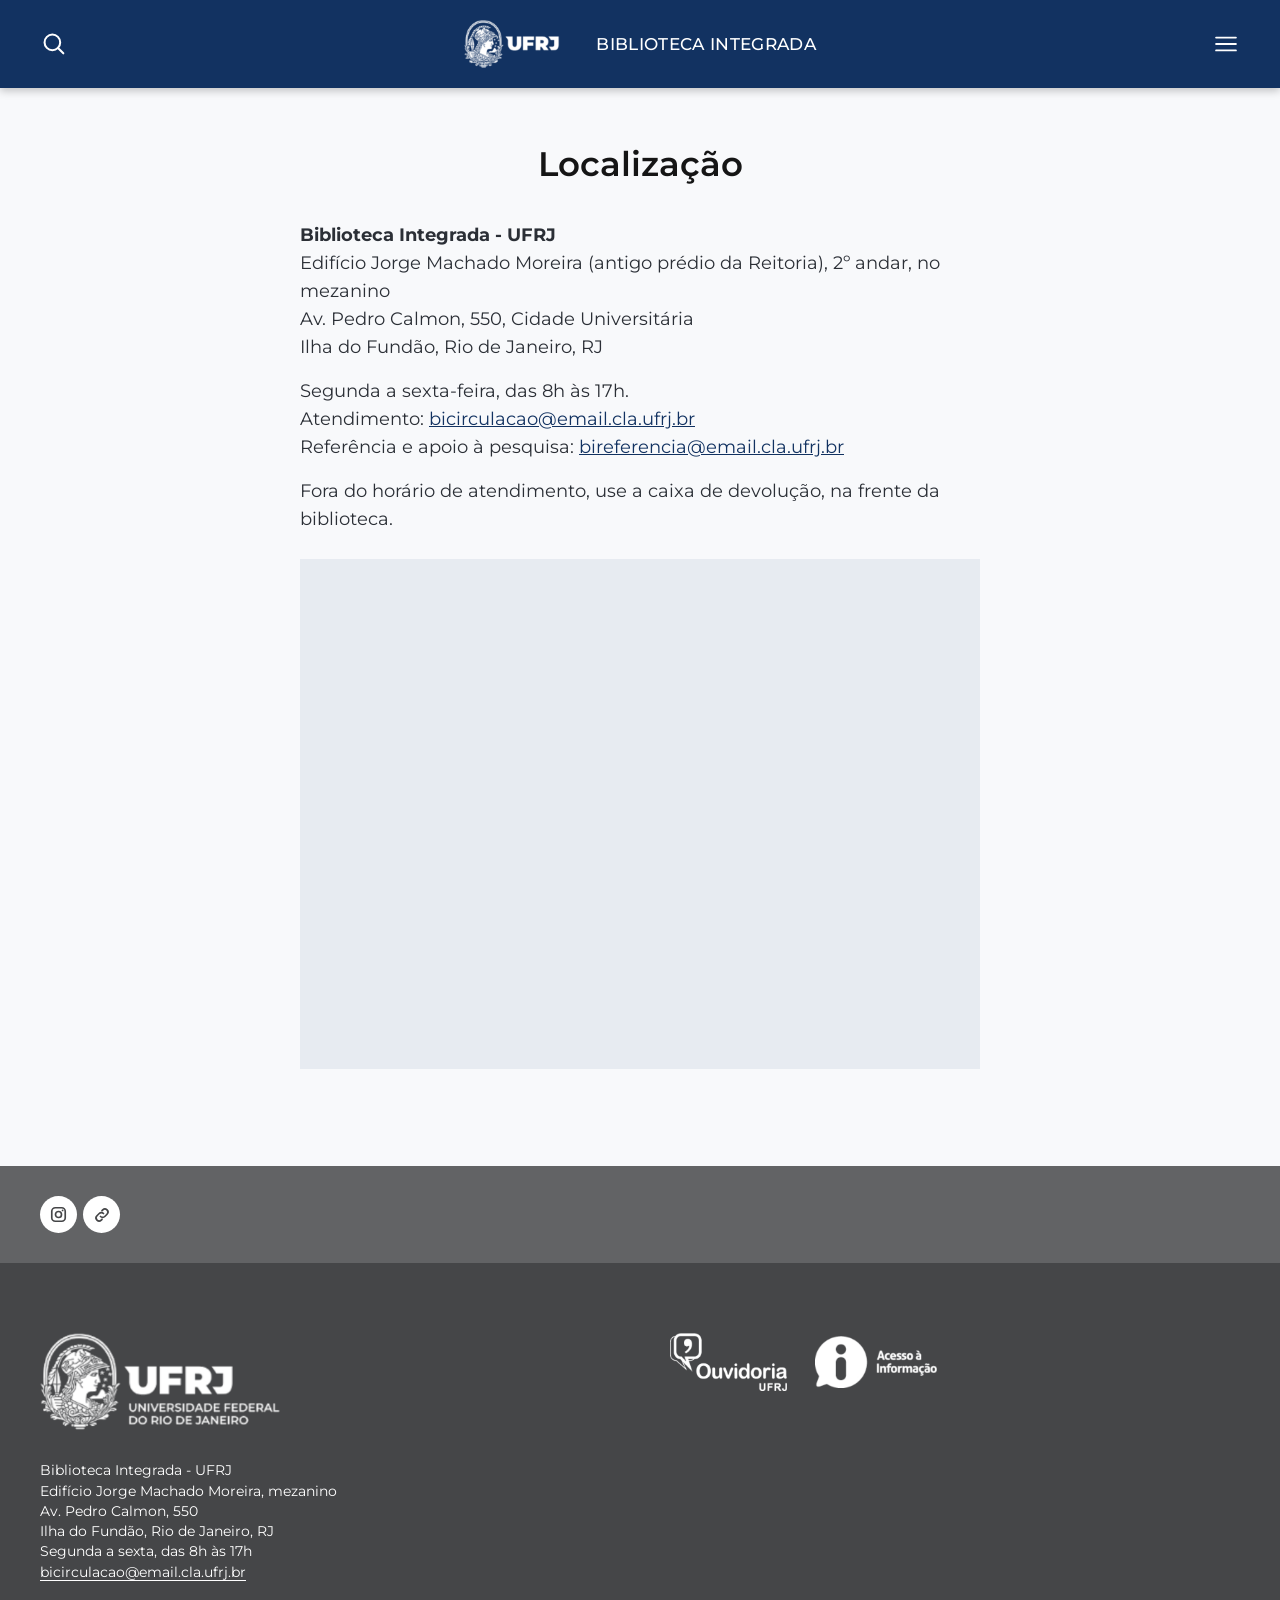
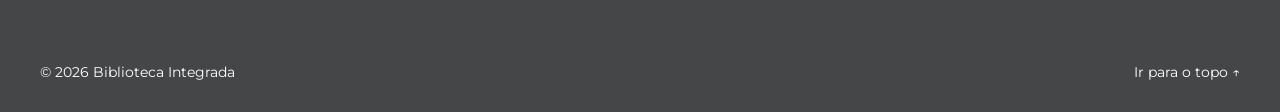
<file: localizacao.html>
<!doctype html>
<html lang="pt-BR">
<head>
<meta charset="utf-8">
<meta name="viewport" content="width=device-width, initial-scale=1">
<meta name="robots" content="noindex, nofollow">
<title>Localização | Biblioteca Integrada UFRJ</title>
<meta name="description" content="Como chegar à Biblioteca Integrada, no Edifício Jorge Machado Moreira, Cidade Universitária.">
<meta name="theme-color" content="#123261">
<link rel="icon" type="image/png" href="logos/favicon.png">
<link rel="apple-touch-icon" href="logos/favicon.png">
<link rel="canonical" href="https://levytikus.github.io/biblioteca-integrada/localizacao.html">
<meta property="og:type" content="website">
<meta property="og:locale" content="pt_BR">
<meta property="og:site_name" content="Biblioteca Integrada UFRJ">
<meta property="og:title" content="Localização | Biblioteca Integrada UFRJ">
<meta property="og:description" content="Como chegar à Biblioteca Integrada, no Edifício Jorge Machado Moreira, Cidade Universitária.">
<meta property="og:url" content="https://levytikus.github.io/biblioteca-integrada/localizacao.html">
<meta property="og:image" content="https://levytikus.github.io/biblioteca-integrada/og.jpg?v=3">
<meta property="og:image:secure_url" content="https://levytikus.github.io/biblioteca-integrada/og.jpg?v=3">
<meta property="og:image:type" content="image/jpeg">
<meta property="og:image:width" content="1200">
<meta property="og:image:height" content="630">
<meta property="og:image:alt" content="Biblioteca Integrada da UFRJ">
<meta name="twitter:card" content="summary_large_image">
<meta name="twitter:title" content="Localização | Biblioteca Integrada UFRJ">
<meta name="twitter:description" content="Como chegar à Biblioteca Integrada, no Edifício Jorge Machado Moreira, Cidade Universitária.">
<meta name="twitter:image" content="https://levytikus.github.io/biblioteca-integrada/og.jpg?v=3">
<link rel="preconnect" href="https://fonts.googleapis.com">
<link rel="preconnect" href="https://fonts.gstatic.com" crossorigin>
<link href="https://fonts.googleapis.com/css2?family=Montserrat:wght@400;500;600;700&family=Playfair+Display:wght@700&family=Source+Serif+4:opsz,wght@8..60,400&display=swap" rel="stylesheet">
<link rel="stylesheet" href="css/estilo.css?v=28">
</head>
<body id="topo">

<a class="pular" href="#conteudo">Pular para o conteúdo</a>

<header class="cab">
  <div class="cab-in">
    <button class="busca-btn" id="abrirBusca" aria-label="Pesquisar no site"><svg width="26" height="26" viewBox="0 0 24 24" fill="none" stroke="currentColor" stroke-width="1.9" stroke-linecap="round"><circle cx="10.5" cy="10.5" r="7.2"/><path d="m20.6 20.6-4.9-4.9"/></svg></button>
    <a class="marca" href="index.html" aria-label="Biblioteca Integrada, página inicial">
      <img src="logos/ufrj-compacta.png" alt="UFRJ" width="556" height="277">
      <span class="nome">Biblioteca Integrada</span>
    </a>
    <button class="menu-btn" id="abrirMenu" aria-label="Abrir menu"><svg width="28" height="28" viewBox="0 0 24 24" fill="none" stroke="currentColor" stroke-width="1.6" stroke-linecap="round"><path d="M3.5 6.5h17M3.5 12h17M3.5 17.5h17"/></svg></button>
  </div>
</header>

<div class="menu" id="menu" aria-hidden="true" role="dialog" aria-label="Menu">
  <div class="menu-topo"><button data-fechar>Fechar menu <svg width="30" height="30" viewBox="0 0 24 24" fill="none" stroke="currentColor" stroke-width="1.5" stroke-linecap="round"><path d="M5 5l14 14M19 5 5 19"/></svg></button></div>
  <nav aria-label="Menu principal">
    <a href="index.html">Página Inicial</a>
    <a href="historia.html">A Biblioteca</a>
    <a href="servicos.html">Serviços</a>
    <a href="pesquisa.html">Dicas de pesquisa</a>
    <a href="normalizacao.html">Normalização e Oficina ABNT</a>
    <a href="acervo.html">Da Universidade para o Acervo</a>
    <a href="faq.html">FAQ</a>
    <a href="localizacao.html">Localização</a>
  </nav>
  <div class="redes">
    <a href="https://www.instagram.com/bibliotecaintegradaufrj/" target="_blank" rel="noopener" aria-label="Instagram"><svg width="22" height="22" viewBox="0 0 24 24" fill="none" stroke="currentColor" stroke-width="2.1"><rect x="3.5" y="3.5" width="17" height="17" rx="4.5"/><circle cx="12" cy="12" r="3.8"/><circle cx="17.2" cy="6.8" r="1.15" fill="currentColor" stroke="none"/></svg></a>
    <a href="https://linktr.ee/bi.ufrj" target="_blank" rel="noopener" aria-label="Todos os links"><svg width="21" height="21" viewBox="0 0 24 24" fill="none" stroke="currentColor" stroke-width="2.3" stroke-linecap="round"><path d="M10 14a4 4 0 0 0 5.7 0l3-3a4 4 0 0 0-5.7-5.7l-1 1"/><path d="M14 10a4 4 0 0 0-5.7 0l-3 3a4 4 0 0 0 5.7 5.7l1-1"/></svg></a>
  </div>
</div>

<div class="busca" id="busca" aria-hidden="true" role="dialog" aria-label="Pesquisar">
  <button class="fechar" data-fechar>Fechar pesquisa <svg width="30" height="30" viewBox="0 0 24 24" fill="none" stroke="currentColor" stroke-width="1.5" stroke-linecap="round"><path d="M5 5l14 14M19 5 5 19"/></svg></button>
  <form class="busca-site" action="#" role="search" autocomplete="off">
    <label for="q">Pesquisar no site</label>
    <div class="campo">
      <input id="q" name="q" type="search" placeholder="Serviços, horários, normas, autores…" autocomplete="off" aria-controls="resultados">
      <button class="enviar" type="submit" aria-label="Buscar"><svg width="26" height="26" viewBox="0 0 24 24" fill="none" stroke="currentColor" stroke-width="1.9" stroke-linecap="round"><circle cx="10.5" cy="10.5" r="7.2"/><path d="m20.6 20.6-4.9-4.9"/></svg></button>
    </div>
    <div class="resultados" id="resultados" aria-live="polite"></div>
    <p class="minerva-dica">Procurando um livro? <a id="linkMinerva" href="https://minerva.ufrj.br/F" target="_blank" rel="noopener">Pesquise no catálogo da Base Minerva</a></p>
  </form>
</div>

<main id="conteudo">

<section class="pagina">
  <div class="in">
    <h1>Localização</h1>
    <p><strong>Biblioteca Integrada - UFRJ</strong><br>Edifício Jorge Machado Moreira (antigo prédio da Reitoria), 2º andar, no mezanino<br>Av. Pedro Calmon, 550, Cidade Universitária<br>Ilha do Fundão, Rio de Janeiro, RJ</p>
    <p>Segunda a sexta-feira, das 8h às 17h.<br>Atendimento: <a href="mailto:bicirculacao@email.cla.ufrj.br">bicirculacao@email.cla.ufrj.br</a><br>Referência e apoio à pesquisa: <a href="mailto:bireferencia@email.cla.ufrj.br">bireferencia@email.cla.ufrj.br</a></p>
    <p>Fora do horário de atendimento, use a caixa de devolução, na frente da biblioteca.</p>
    <iframe class="mapa" title="Mapa do Edifício Jorge Machado Moreira" loading="lazy" src="https://www.google.com/maps?q=Edif%C3%ADcio+Jorge+Machado+Moreira+UFRJ&amp;output=embed"></iframe>
  </div>
</section>
</main>

<div class="faixa">
  <div class="in">
    <a href="https://www.instagram.com/bibliotecaintegradaufrj/" target="_blank" rel="noopener" aria-label="Instagram"><svg width="19" height="19" viewBox="0 0 24 24" fill="none" stroke="currentColor" stroke-width="2.1"><rect x="3.5" y="3.5" width="17" height="17" rx="4.5"/><circle cx="12" cy="12" r="3.8"/><circle cx="17.2" cy="6.8" r="1.15" fill="currentColor" stroke="none"/></svg></a>
    <a href="https://linktr.ee/bi.ufrj" target="_blank" rel="noopener" aria-label="Todos os links"><svg width="18" height="18" viewBox="0 0 24 24" fill="none" stroke="currentColor" stroke-width="2.3" stroke-linecap="round"><path d="M10 14a4 4 0 0 0 5.7 0l3-3a4 4 0 0 0-5.7-5.7l-1 1"/><path d="M14 10a4 4 0 0 0-5.7 0l-3 3a4 4 0 0 0 5.7 5.7l1-1"/></svg></a>
  </div>
</div>
<footer class="rod">
  <div class="in">
    <div class="grade">
      <div>
        <a class="ufrj" href="https://ufrj.br/" target="_blank" rel="noopener"><img src="logos/ufrj-completa.png" alt="UFRJ, Universidade Federal do Rio de Janeiro" width="684" height="277"></a>
        <address>
          Biblioteca Integrada - UFRJ<br>
          Edifício Jorge Machado Moreira, mezanino<br>
          Av. Pedro Calmon, 550<br>
          Ilha do Fundão, Rio de Janeiro, RJ<br>
          Segunda a sexta, das 8h às 17h<br>
          <a href="mailto:bicirculacao@email.cla.ufrj.br">bicirculacao@email.cla.ufrj.br</a>
        </address>
      </div>
      <div class="selos">
        <a href="http://www.ouvidoria.ufrj.br" target="_blank" rel="noopener"><img class="ouv" src="logos/ouvidoria.png" alt="Ouvidoria UFRJ" width="338" height="167"></a>
        <a href="https://www.gov.br/acessoainformacao/pt-br" target="_blank" rel="noopener"><img class="lai" src="logos/acesso.png" alt="Acesso à Informação" width="338" height="145"></a>
      </div>
    </div>
    <div class="base">
      <span>© 2026 Biblioteca Integrada</span>
      <a href="#topo">Ir para o topo ↑</a>
    </div>
  </div>
</footer>

<div vw class="enabled">
  <div vw-access-button class="active"></div>
  <div vw-plugin-wrapper><div class="vw-plugin-top-wrapper"></div></div>
</div>
<script src="https://vlibras.gov.br/app/vlibras-plugin.js"></script>
<script>try{new window.VLibras.Widget('https://vlibras.gov.br/app');}catch(e){}</script>
<script>document.documentElement.classList.add("js-ic")</script>
<script src="js/site.js?v=24"></script>
</body>
</html>
</file>
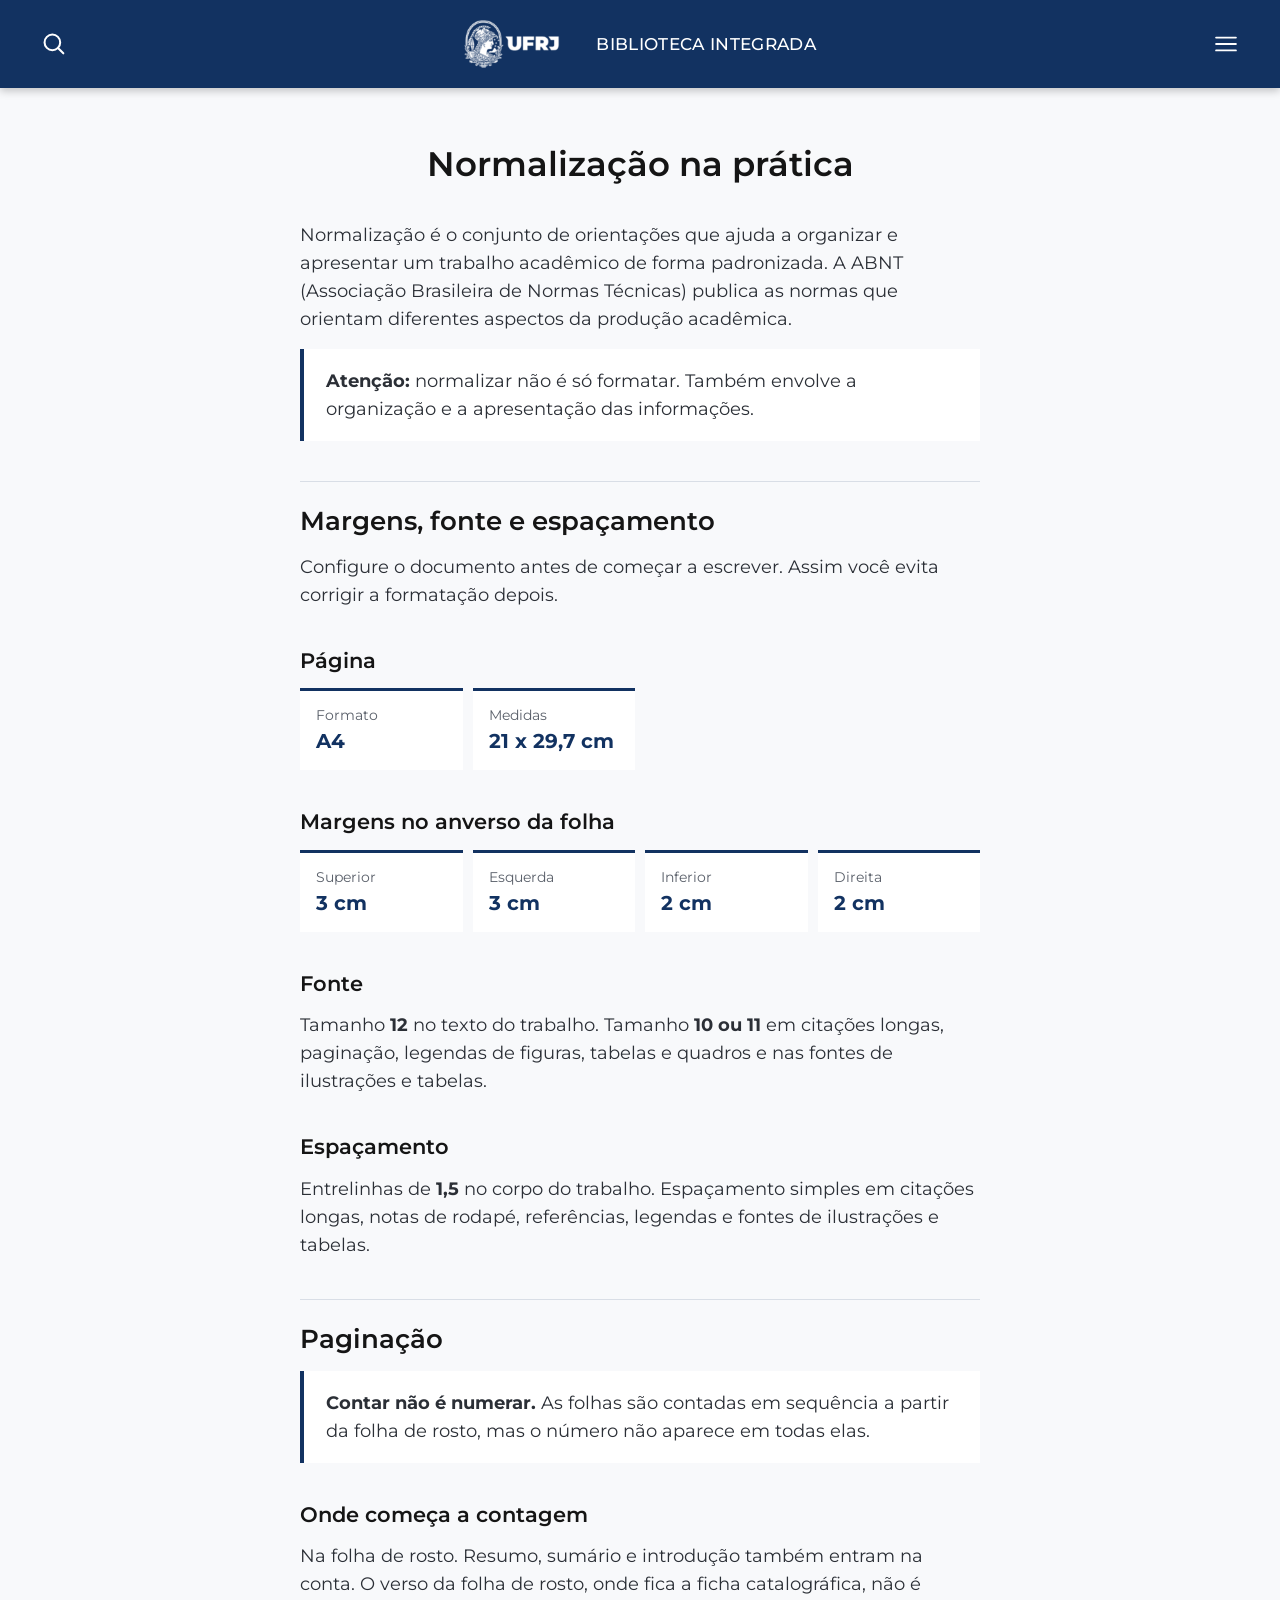
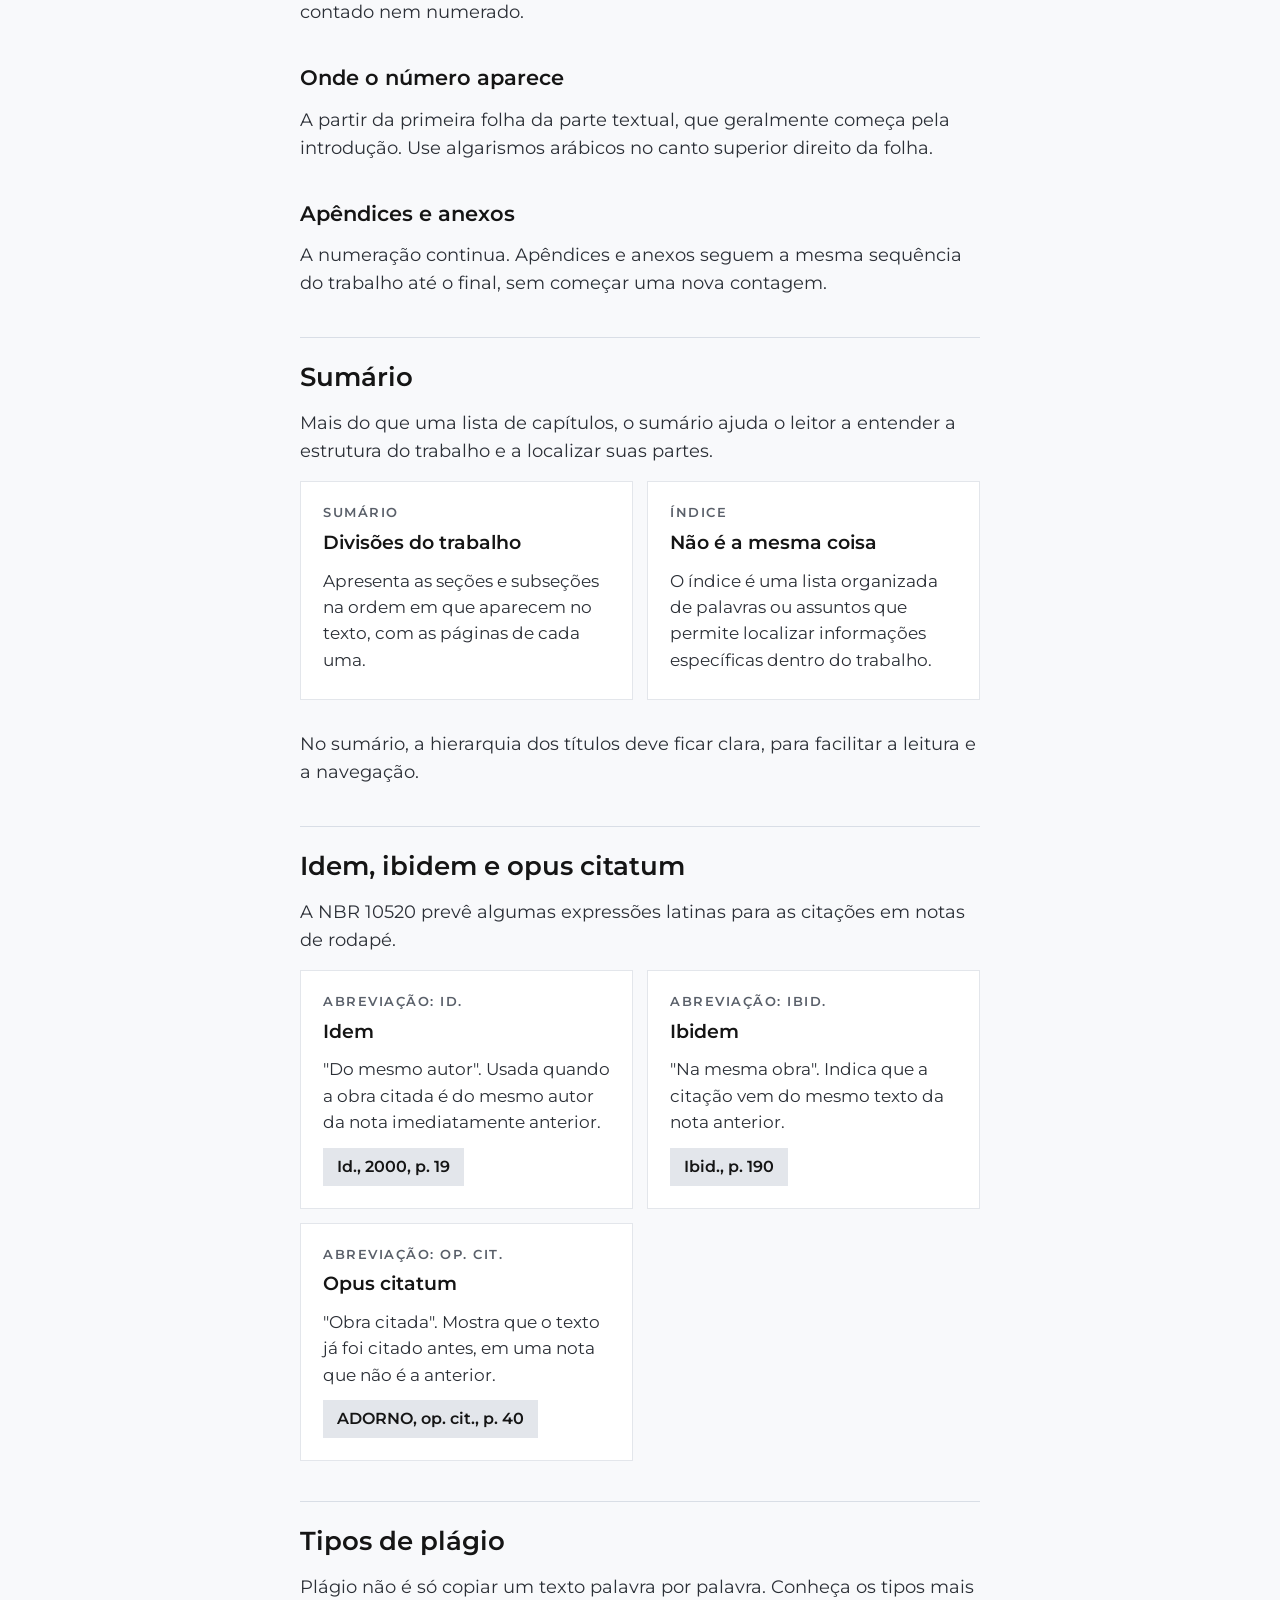
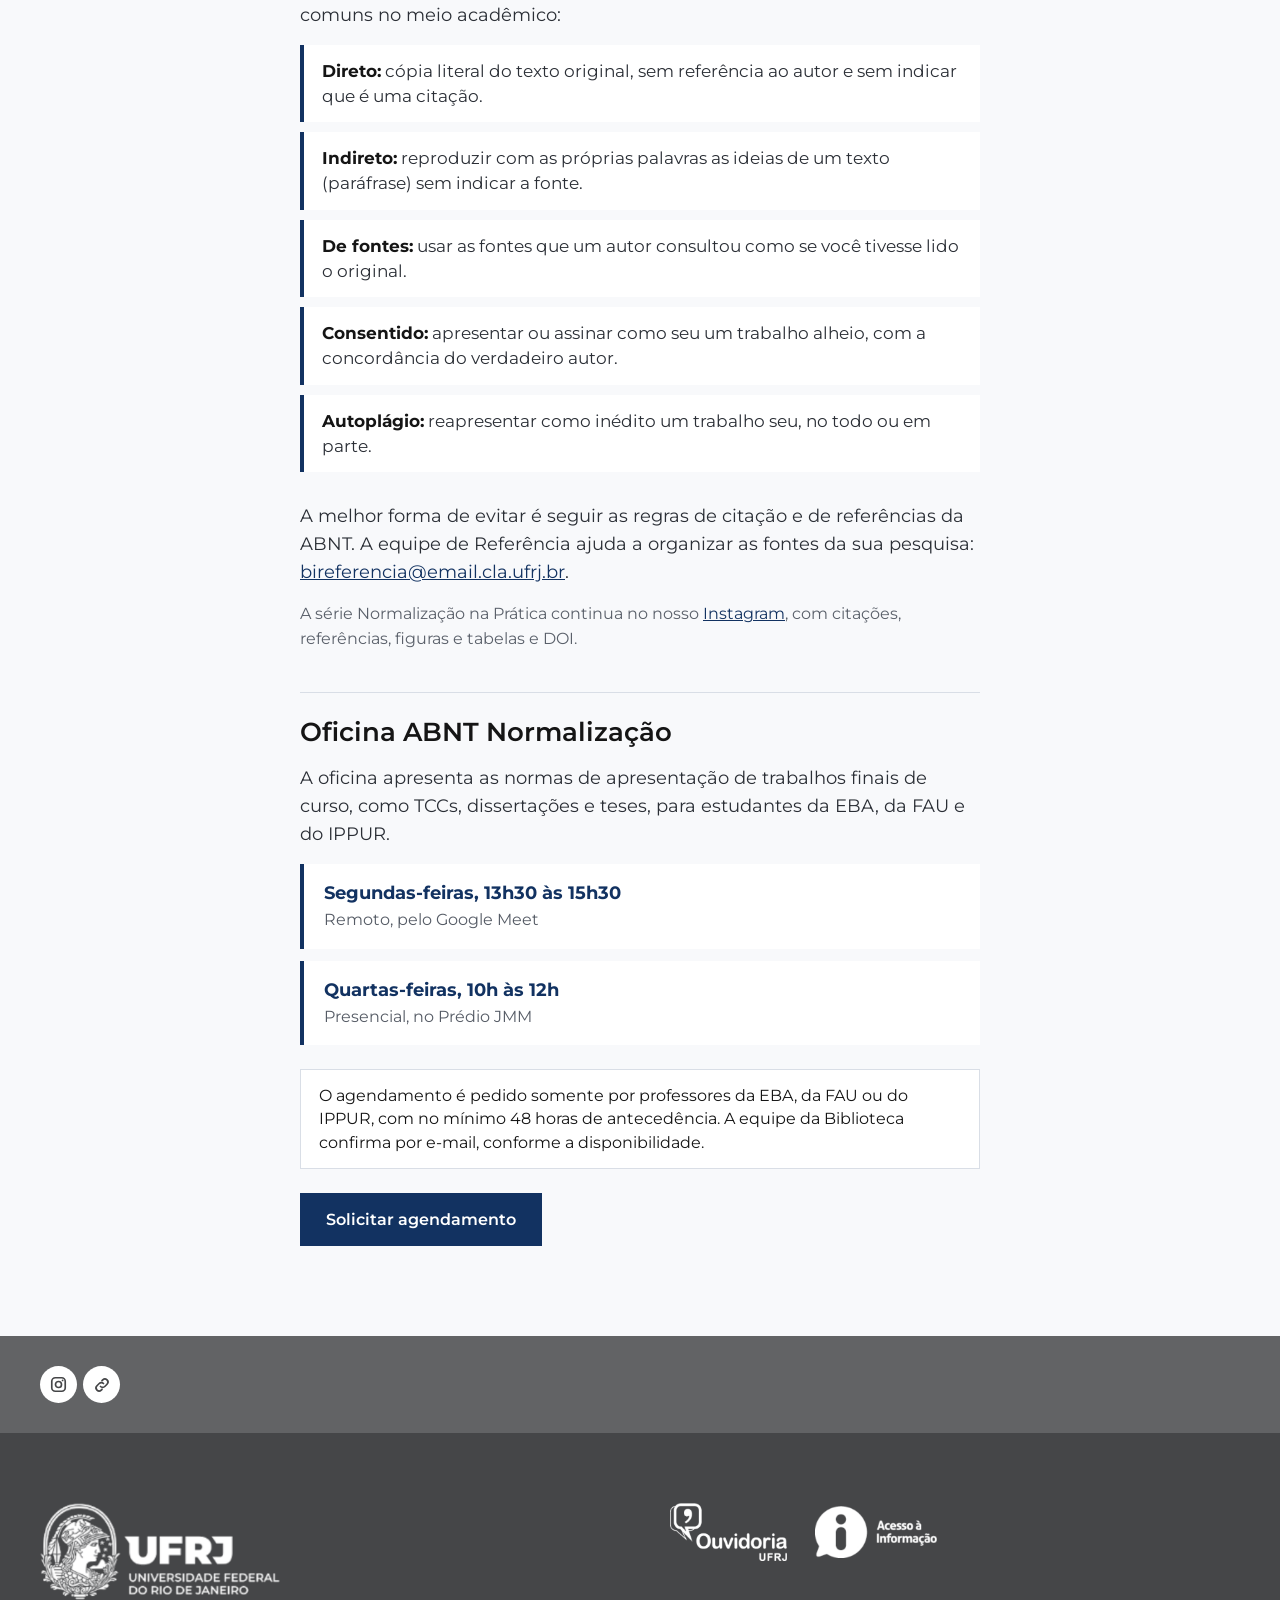
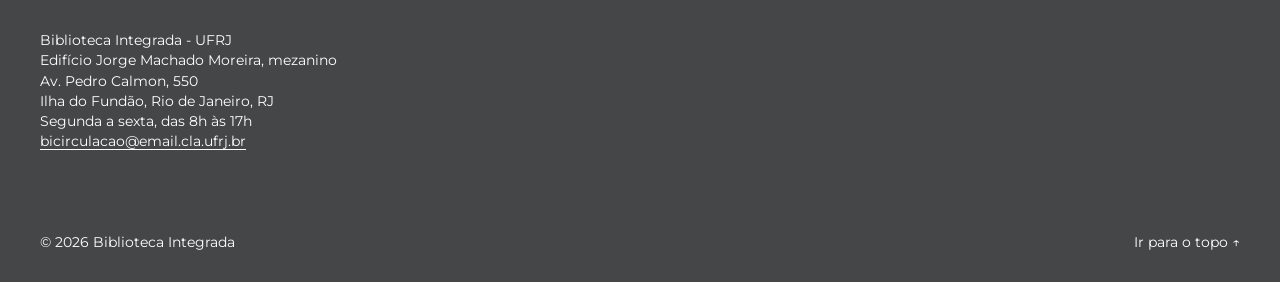
<file: normalizacao.html>
<!doctype html>
<html lang="pt-BR">
<head>
<meta charset="utf-8">
<meta name="viewport" content="width=device-width, initial-scale=1">
<meta name="robots" content="noindex, nofollow">
<title>Normalização e Oficina ABNT | Biblioteca Integrada UFRJ</title>
<meta name="description" content="Oficina ABNT e dicas de normalização para TCCs, dissertações e teses da EBA, FAU e IPPUR.">
<meta name="theme-color" content="#123261">
<link rel="icon" type="image/png" href="logos/favicon.png">
<link rel="apple-touch-icon" href="logos/favicon.png">
<link rel="canonical" href="https://levytikus.github.io/biblioteca-integrada/normalizacao.html">
<meta property="og:type" content="website">
<meta property="og:locale" content="pt_BR">
<meta property="og:site_name" content="Biblioteca Integrada UFRJ">
<meta property="og:title" content="Normalização e Oficina ABNT | Biblioteca Integrada UFRJ">
<meta property="og:description" content="Oficina ABNT e dicas de normalização para TCCs, dissertações e teses da EBA, FAU e IPPUR.">
<meta property="og:url" content="https://levytikus.github.io/biblioteca-integrada/normalizacao.html">
<meta property="og:image" content="https://levytikus.github.io/biblioteca-integrada/og.jpg?v=3">
<meta property="og:image:secure_url" content="https://levytikus.github.io/biblioteca-integrada/og.jpg?v=3">
<meta property="og:image:type" content="image/jpeg">
<meta property="og:image:width" content="1200">
<meta property="og:image:height" content="630">
<meta property="og:image:alt" content="Biblioteca Integrada da UFRJ">
<meta name="twitter:card" content="summary_large_image">
<meta name="twitter:title" content="Normalização e Oficina ABNT | Biblioteca Integrada UFRJ">
<meta name="twitter:description" content="Oficina ABNT e dicas de normalização para TCCs, dissertações e teses da EBA, FAU e IPPUR.">
<meta name="twitter:image" content="https://levytikus.github.io/biblioteca-integrada/og.jpg?v=3">
<link rel="preconnect" href="https://fonts.googleapis.com">
<link rel="preconnect" href="https://fonts.gstatic.com" crossorigin>
<link href="https://fonts.googleapis.com/css2?family=Montserrat:wght@400;500;600;700&family=Playfair+Display:wght@700&family=Source+Serif+4:opsz,wght@8..60,400&display=swap" rel="stylesheet">
<link rel="stylesheet" href="css/estilo.css?v=28">
</head>
<body id="topo">

<a class="pular" href="#conteudo">Pular para o conteúdo</a>

<header class="cab">
  <div class="cab-in">
    <button class="busca-btn" id="abrirBusca" aria-label="Pesquisar no site"><svg width="26" height="26" viewBox="0 0 24 24" fill="none" stroke="currentColor" stroke-width="1.9" stroke-linecap="round"><circle cx="10.5" cy="10.5" r="7.2"/><path d="m20.6 20.6-4.9-4.9"/></svg></button>
    <a class="marca" href="index.html" aria-label="Biblioteca Integrada, página inicial">
      <img src="logos/ufrj-compacta.png" alt="UFRJ" width="556" height="277">
      <span class="nome">Biblioteca Integrada</span>
    </a>
    <button class="menu-btn" id="abrirMenu" aria-label="Abrir menu"><svg width="28" height="28" viewBox="0 0 24 24" fill="none" stroke="currentColor" stroke-width="1.6" stroke-linecap="round"><path d="M3.5 6.5h17M3.5 12h17M3.5 17.5h17"/></svg></button>
  </div>
</header>

<div class="menu" id="menu" aria-hidden="true" role="dialog" aria-label="Menu">
  <div class="menu-topo"><button data-fechar>Fechar menu <svg width="30" height="30" viewBox="0 0 24 24" fill="none" stroke="currentColor" stroke-width="1.5" stroke-linecap="round"><path d="M5 5l14 14M19 5 5 19"/></svg></button></div>
  <nav aria-label="Menu principal">
    <a href="index.html">Página Inicial</a>
    <a href="historia.html">A Biblioteca</a>
    <a href="servicos.html">Serviços</a>
    <a href="pesquisa.html">Dicas de pesquisa</a>
    <a href="normalizacao.html">Normalização e Oficina ABNT</a>
    <a href="acervo.html">Da Universidade para o Acervo</a>
    <a href="faq.html">FAQ</a>
    <a href="localizacao.html">Localização</a>
  </nav>
  <div class="redes">
    <a href="https://www.instagram.com/bibliotecaintegradaufrj/" target="_blank" rel="noopener" aria-label="Instagram"><svg width="22" height="22" viewBox="0 0 24 24" fill="none" stroke="currentColor" stroke-width="2.1"><rect x="3.5" y="3.5" width="17" height="17" rx="4.5"/><circle cx="12" cy="12" r="3.8"/><circle cx="17.2" cy="6.8" r="1.15" fill="currentColor" stroke="none"/></svg></a>
    <a href="https://linktr.ee/bi.ufrj" target="_blank" rel="noopener" aria-label="Todos os links"><svg width="21" height="21" viewBox="0 0 24 24" fill="none" stroke="currentColor" stroke-width="2.3" stroke-linecap="round"><path d="M10 14a4 4 0 0 0 5.7 0l3-3a4 4 0 0 0-5.7-5.7l-1 1"/><path d="M14 10a4 4 0 0 0-5.7 0l-3 3a4 4 0 0 0 5.7 5.7l1-1"/></svg></a>
  </div>
</div>

<div class="busca" id="busca" aria-hidden="true" role="dialog" aria-label="Pesquisar">
  <button class="fechar" data-fechar>Fechar pesquisa <svg width="30" height="30" viewBox="0 0 24 24" fill="none" stroke="currentColor" stroke-width="1.5" stroke-linecap="round"><path d="M5 5l14 14M19 5 5 19"/></svg></button>
  <form class="busca-site" action="#" role="search" autocomplete="off">
    <label for="q">Pesquisar no site</label>
    <div class="campo">
      <input id="q" name="q" type="search" placeholder="Serviços, horários, normas, autores…" autocomplete="off" aria-controls="resultados">
      <button class="enviar" type="submit" aria-label="Buscar"><svg width="26" height="26" viewBox="0 0 24 24" fill="none" stroke="currentColor" stroke-width="1.9" stroke-linecap="round"><circle cx="10.5" cy="10.5" r="7.2"/><path d="m20.6 20.6-4.9-4.9"/></svg></button>
    </div>
    <div class="resultados" id="resultados" aria-live="polite"></div>
    <p class="minerva-dica">Procurando um livro? <a id="linkMinerva" href="https://minerva.ufrj.br/F" target="_blank" rel="noopener">Pesquise no catálogo da Base Minerva</a></p>
  </form>
</div>

<main id="conteudo">

<section class="pagina">
  <div class="in">
    <h1>Normalização na prática</h1>
    <p>Normalização é o conjunto de orientações que ajuda a organizar e apresentar um trabalho acadêmico de forma padronizada. A ABNT (Associação Brasileira de Normas Técnicas) publica as normas que orientam diferentes aspectos da produção acadêmica.</p>
    <div class="destaque"><p><strong>Atenção:</strong> normalizar não é só formatar. Também envolve a organização e a apresentação das informações.</p></div>

    <div class="secao">
      <h2 id="margens-fonte-e-espacamento" class="grande">Margens, fonte e espaçamento</h2>
      <p>Configure o documento antes de começar a escrever. Assim você evita corrigir a formatação depois.</p>
      <h2 id="pagina">Página</h2>
      <div class="medidas"><div class="medida"><span>Formato</span><b>A4</b></div><div class="medida"><span>Medidas</span><b>21 x 29,7 cm</b></div></div>
      <h2 id="margens-no-anverso-da-folha">Margens no anverso da folha</h2>
      <div class="medidas">
        <div class="medida"><span>Superior</span><b>3 cm</b></div>
        <div class="medida"><span>Esquerda</span><b>3 cm</b></div>
        <div class="medida"><span>Inferior</span><b>2 cm</b></div>
        <div class="medida"><span>Direita</span><b>2 cm</b></div>
      </div>
      <h2 id="fonte">Fonte</h2>
      <p>Tamanho <strong>12</strong> no texto do trabalho. Tamanho <strong>10 ou 11</strong> em citações longas, paginação, legendas de figuras, tabelas e quadros e nas fontes de ilustrações e tabelas.</p>
      <h2 id="espacamento">Espaçamento</h2>
      <p>Entrelinhas de <strong>1,5</strong> no corpo do trabalho. Espaçamento simples em citações longas, notas de rodapé, referências, legendas e fontes de ilustrações e tabelas.</p>
    </div>

    <div class="secao">
      <h2 id="paginacao" class="grande">Paginação</h2>
      <div class="destaque"><p><strong>Contar não é numerar.</strong> As folhas são contadas em sequência a partir da folha de rosto, mas o número não aparece em todas elas.</p></div>
      <h2 id="onde-comeca-a-contagem">Onde começa a contagem</h2>
      <p>Na folha de rosto. Resumo, sumário e introdução também entram na conta. O verso da folha de rosto, onde fica a ficha catalográfica, não é contado nem numerado.</p>
      <h2 id="onde-o-numero-aparece">Onde o número aparece</h2>
      <p>A partir da primeira folha da parte textual, que geralmente começa pela introdução. Use algarismos arábicos no canto superior direito da folha.</p>
      <h2 id="apendices-e-anexos">Apêndices e anexos</h2>
      <p>A numeração continua. Apêndices e anexos seguem a mesma sequência do trabalho até o final, sem começar uma nova contagem.</p>
    </div>

    <div class="secao">
      <h2 id="sumario" class="grande">Sumário</h2>
      <p>Mais do que uma lista de capítulos, o sumário ajuda o leitor a entender a estrutura do trabalho e a localizar suas partes.</p>
      <div class="dicas">
        <div class="dica"><small>Sumário</small><h3 id="o-que-e-sumario">Divisões do trabalho</h3><p>Apresenta as seções e subseções na ordem em que aparecem no texto, com as páginas de cada uma.</p></div>
        <div class="dica"><small>Índice</small><h3 id="o-que-e-indice">Não é a mesma coisa</h3><p>O índice é uma lista organizada de palavras ou assuntos que permite localizar informações específicas dentro do trabalho.</p></div>
      </div>
      <p>No sumário, a hierarquia dos títulos deve ficar clara, para facilitar a leitura e a navegação.</p>
    </div>

    <div class="secao">
      <h2 id="expressoes-latinas" class="grande">Idem, ibidem e opus citatum</h2>
      <p>A NBR 10520 prevê algumas expressões latinas para as citações em notas de rodapé.</p>
      <div class="dicas">
        <div class="dica"><small>Abreviação: id.</small><h3 id="idem">Idem</h3><p>"Do mesmo autor". Usada quando a obra citada é do mesmo autor da nota imediatamente anterior.</p><span class="exemplo">Id., 2000, p. 19</span></div>
        <div class="dica"><small>Abreviação: ibid.</small><h3 id="ibidem">Ibidem</h3><p>"Na mesma obra". Indica que a citação vem do mesmo texto da nota anterior.</p><span class="exemplo">Ibid., p. 190</span></div>
        <div class="dica"><small>Abreviação: op. cit.</small><h3 id="opus-citatum">Opus citatum</h3><p>"Obra citada". Mostra que o texto já foi citado antes, em uma nota que não é a anterior.</p><span class="exemplo">ADORNO, op. cit., p. 40</span></div>
      </div>
    </div>

    <div class="secao">
      <h2 id="tipos-de-plagio" class="grande">Tipos de plágio</h2>
      <p>Plágio não é só copiar um texto palavra por palavra. Conheça os tipos mais comuns no meio acadêmico:</p>
      <ul class="cuidados">
        <li><b>Direto:</b> cópia literal do texto original, sem referência ao autor e sem indicar que é uma citação.</li>
        <li><b>Indireto:</b> reproduzir com as próprias palavras as ideias de um texto (paráfrase) sem indicar a fonte.</li>
        <li><b>De fontes:</b> usar as fontes que um autor consultou como se você tivesse lido o original.</li>
        <li><b>Consentido:</b> apresentar ou assinar como seu um trabalho alheio, com a concordância do verdadeiro autor.</li>
        <li><b>Autoplágio:</b> reapresentar como inédito um trabalho seu, no todo ou em parte.</li>
      </ul>
      <p>A melhor forma de evitar é seguir as regras de citação e de referências da ABNT. A equipe de Referência ajuda a organizar as fontes da sua pesquisa: <a href="mailto:bireferencia@email.cla.ufrj.br">bireferencia@email.cla.ufrj.br</a>.</p>
      <p style="font-size:15.5px;color:#5a606a">A série Normalização na Prática continua no nosso <a href="https://www.instagram.com/bibliotecaintegradaufrj/" target="_blank" rel="noopener">Instagram</a>, com citações, referências, figuras e tabelas e DOI.</p>
    </div>

    <div class="secao" id="oficina">
      <h2 id="oficina-abnt-normalizacao" class="grande">Oficina ABNT Normalização</h2>
      <p>A oficina apresenta as normas de apresentação de trabalhos finais de curso, como TCCs, dissertações e teses, para estudantes da EBA, da FAU e do IPPUR.</p>
      <div class="horarios">
        <div class="horario"><b>Segundas-feiras, 13h30 às 15h30</b><span>Remoto, pelo Google Meet</span></div>
        <div class="horario"><b>Quartas-feiras, 10h às 12h</b><span>Presencial, no Prédio JMM</span></div>
      </div>
      <div class="aviso">O agendamento é pedido somente por professores da EBA, da FAU ou do IPPUR, com no mínimo 48 horas de antecedência. A equipe da Biblioteca confirma por e-mail, conforme a disponibilidade.</div>
      <a class="botao" href="https://forms.gle/tc3anawvwgLJoFCBA" target="_blank" rel="noopener">Solicitar agendamento</a>
    </div>
  </div>
</section>
</main>

<div class="faixa">
  <div class="in">
    <a href="https://www.instagram.com/bibliotecaintegradaufrj/" target="_blank" rel="noopener" aria-label="Instagram"><svg width="19" height="19" viewBox="0 0 24 24" fill="none" stroke="currentColor" stroke-width="2.1"><rect x="3.5" y="3.5" width="17" height="17" rx="4.5"/><circle cx="12" cy="12" r="3.8"/><circle cx="17.2" cy="6.8" r="1.15" fill="currentColor" stroke="none"/></svg></a>
    <a href="https://linktr.ee/bi.ufrj" target="_blank" rel="noopener" aria-label="Todos os links"><svg width="18" height="18" viewBox="0 0 24 24" fill="none" stroke="currentColor" stroke-width="2.3" stroke-linecap="round"><path d="M10 14a4 4 0 0 0 5.7 0l3-3a4 4 0 0 0-5.7-5.7l-1 1"/><path d="M14 10a4 4 0 0 0-5.7 0l-3 3a4 4 0 0 0 5.7 5.7l1-1"/></svg></a>
  </div>
</div>
<footer class="rod">
  <div class="in">
    <div class="grade">
      <div>
        <a class="ufrj" href="https://ufrj.br/" target="_blank" rel="noopener"><img src="logos/ufrj-completa.png" alt="UFRJ, Universidade Federal do Rio de Janeiro" width="684" height="277"></a>
        <address>
          Biblioteca Integrada - UFRJ<br>
          Edifício Jorge Machado Moreira, mezanino<br>
          Av. Pedro Calmon, 550<br>
          Ilha do Fundão, Rio de Janeiro, RJ<br>
          Segunda a sexta, das 8h às 17h<br>
          <a href="mailto:bicirculacao@email.cla.ufrj.br">bicirculacao@email.cla.ufrj.br</a>
        </address>
      </div>
      <div class="selos">
        <a href="http://www.ouvidoria.ufrj.br" target="_blank" rel="noopener"><img class="ouv" src="logos/ouvidoria.png" alt="Ouvidoria UFRJ" width="338" height="167"></a>
        <a href="https://www.gov.br/acessoainformacao/pt-br" target="_blank" rel="noopener"><img class="lai" src="logos/acesso.png" alt="Acesso à Informação" width="338" height="145"></a>
      </div>
    </div>
    <div class="base">
      <span>© 2026 Biblioteca Integrada</span>
      <a href="#topo">Ir para o topo ↑</a>
    </div>
  </div>
</footer>

<div vw class="enabled">
  <div vw-access-button class="active"></div>
  <div vw-plugin-wrapper><div class="vw-plugin-top-wrapper"></div></div>
</div>
<script src="https://vlibras.gov.br/app/vlibras-plugin.js"></script>
<script>try{new window.VLibras.Widget('https://vlibras.gov.br/app');}catch(e){}</script>
<script>document.documentElement.classList.add("js-ic")</script>
<script src="js/site.js?v=24"></script>
</body>
</html>
</file>
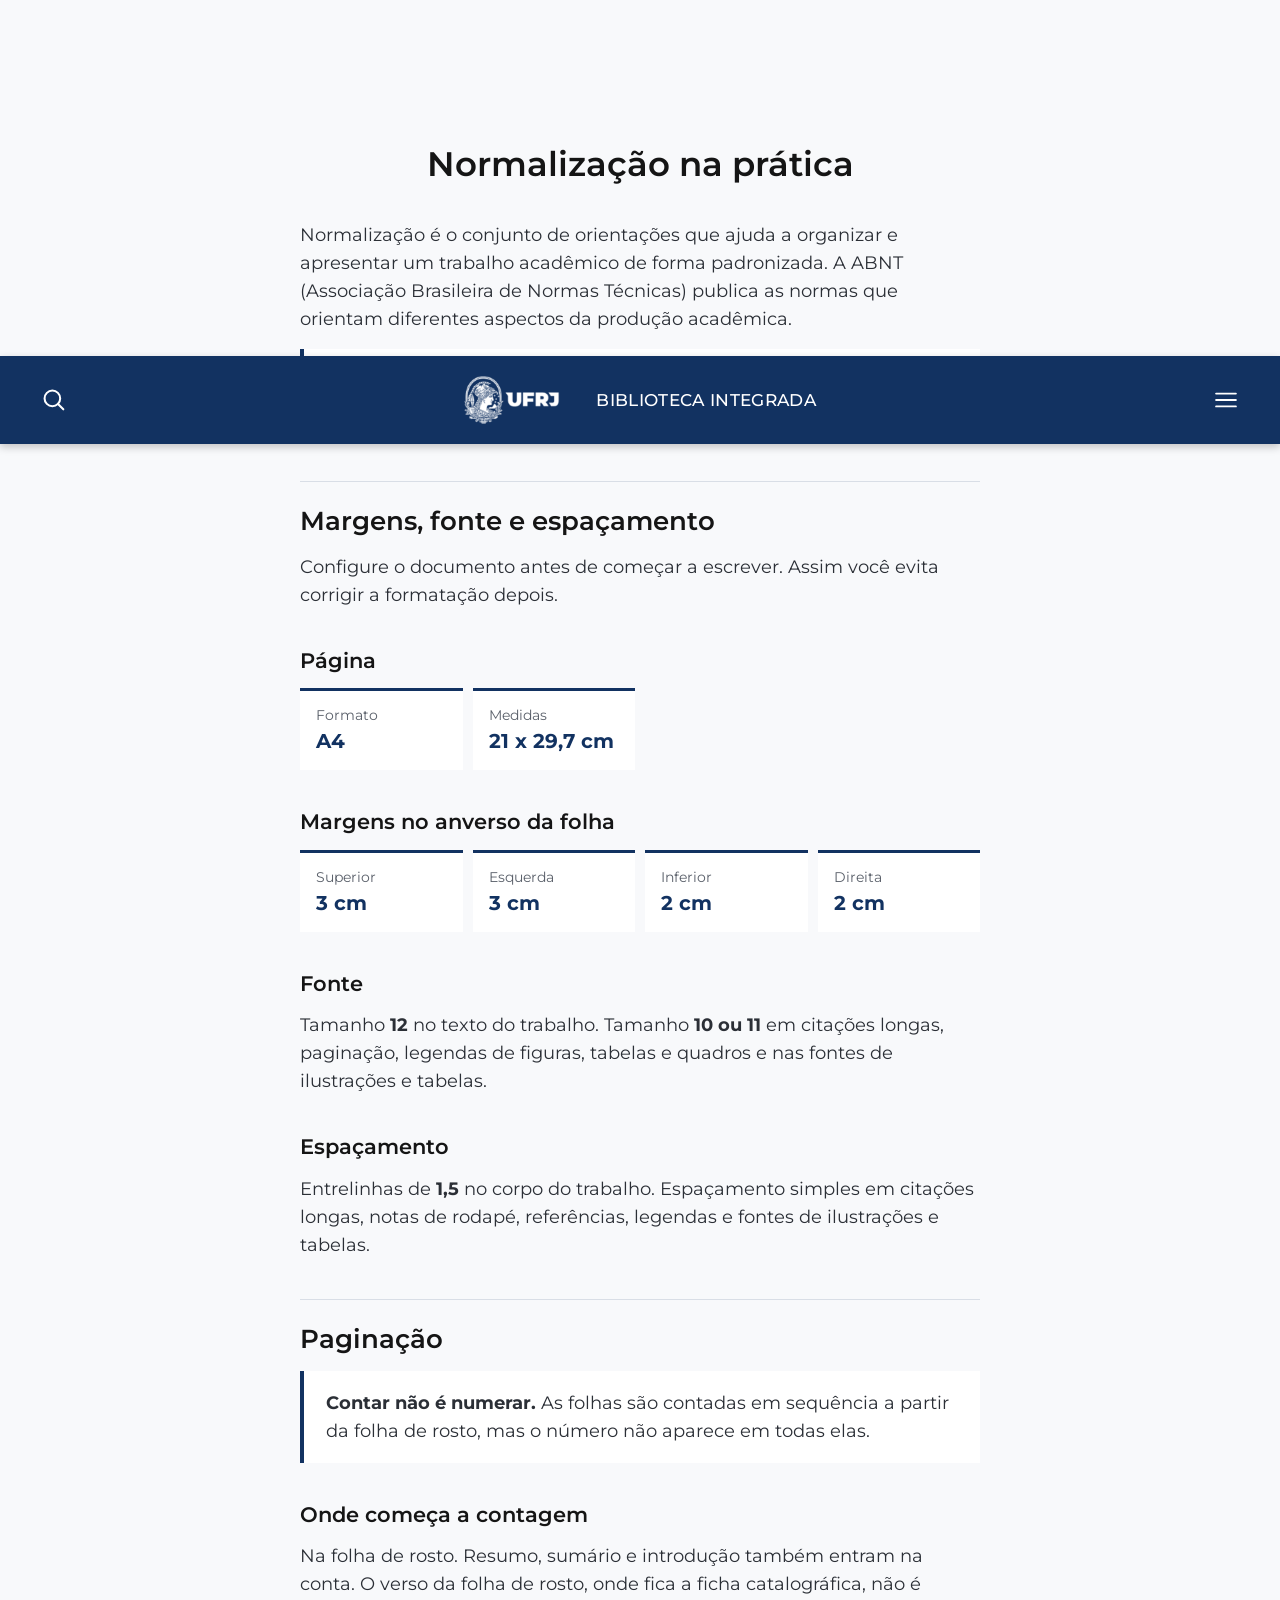
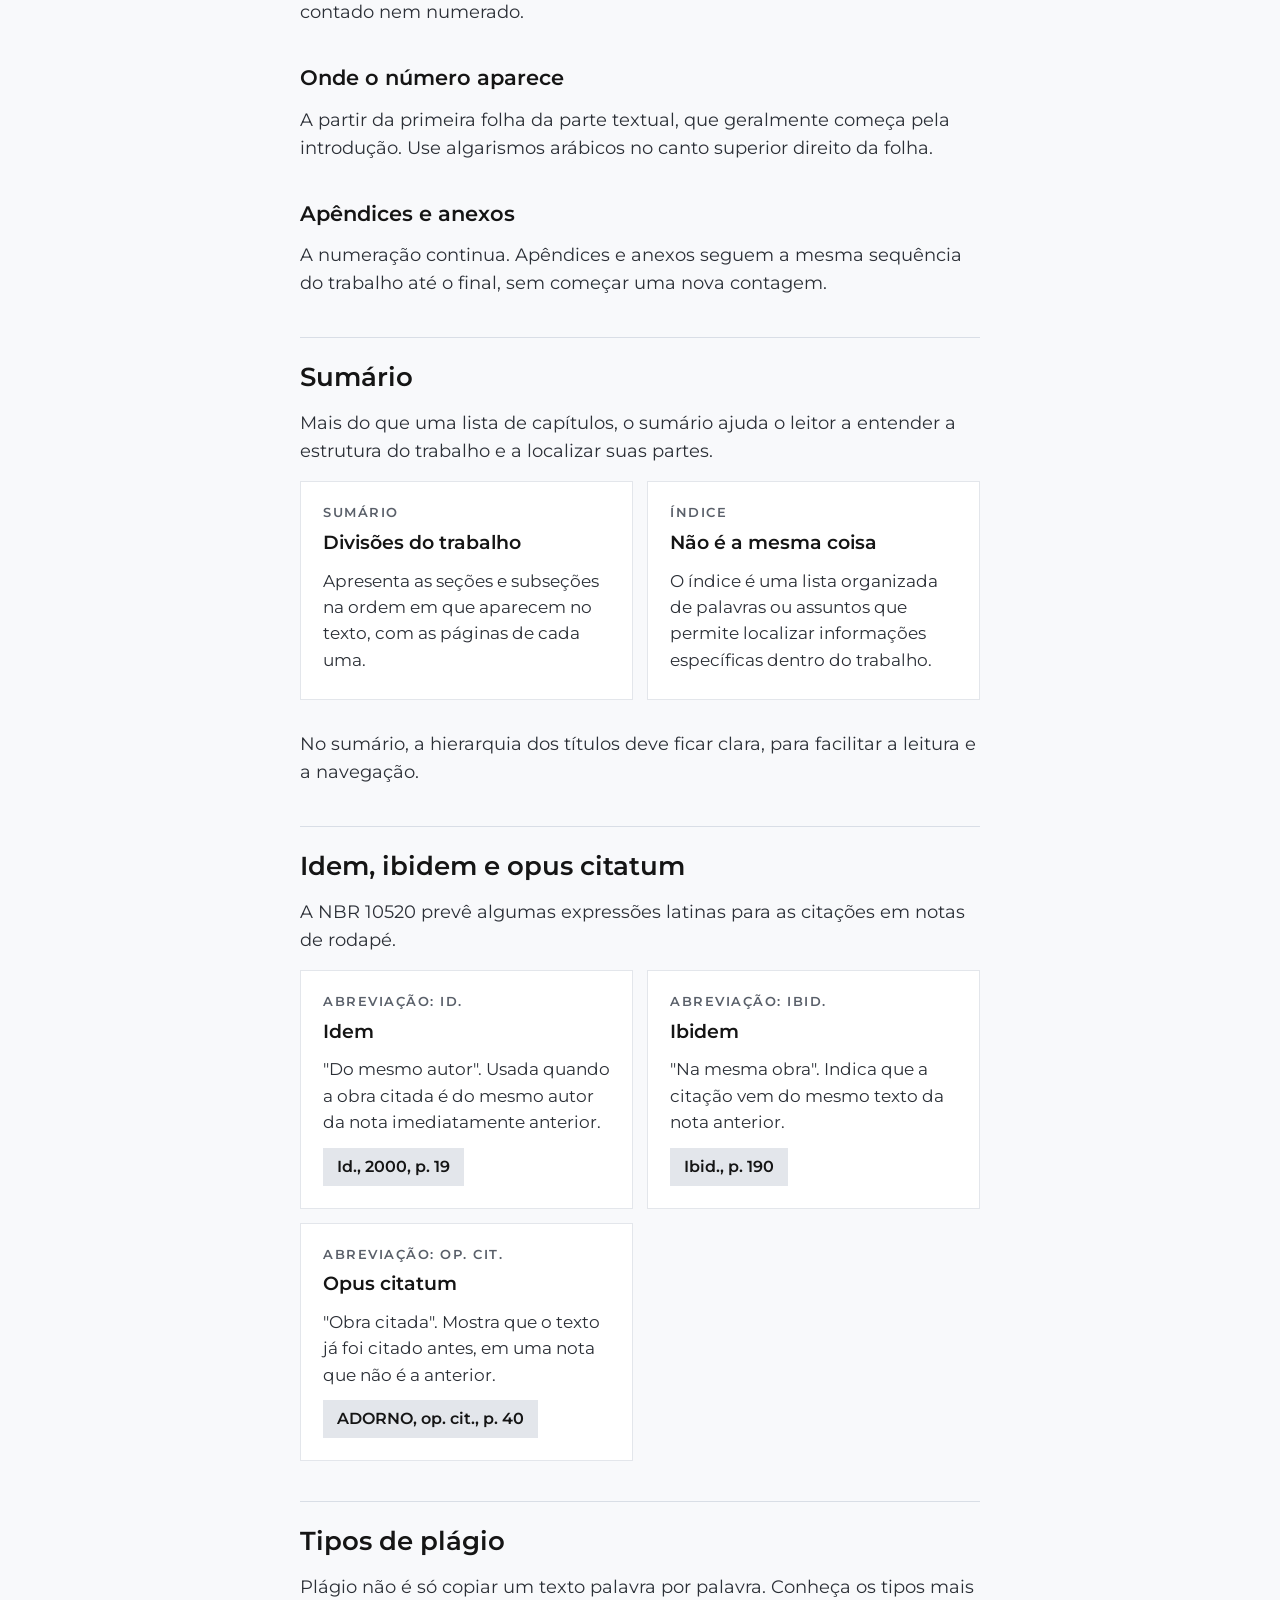
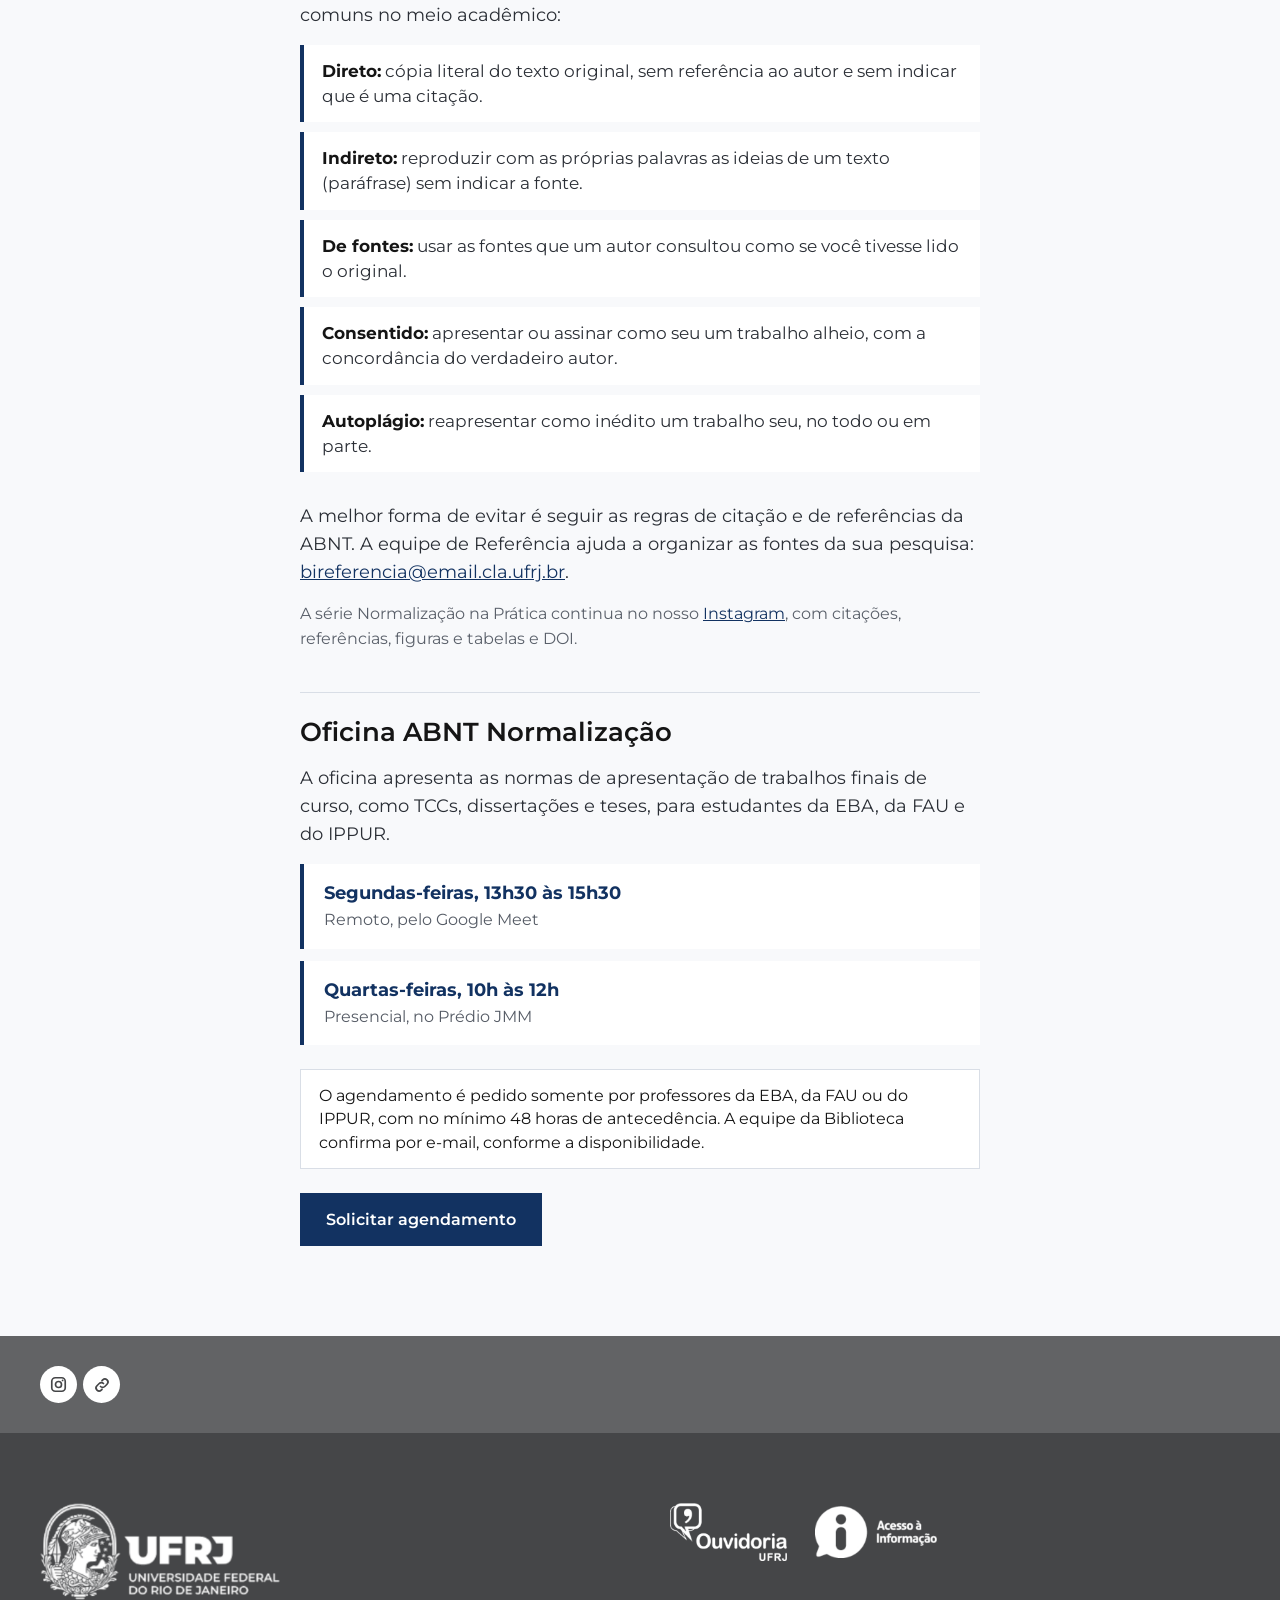
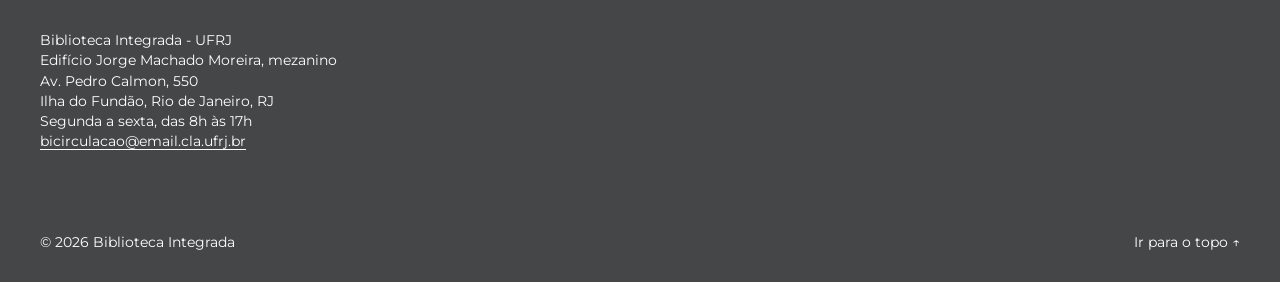
<file: oficina.html>
<!doctype html><meta charset="utf-8"><meta http-equiv="refresh" content="0; url=normalizacao.html#oficina"><link rel="canonical" href="normalizacao.html"><title>Oficina ABNT</title><a href="normalizacao.html#oficina">Oficina ABNT</a>
</file>
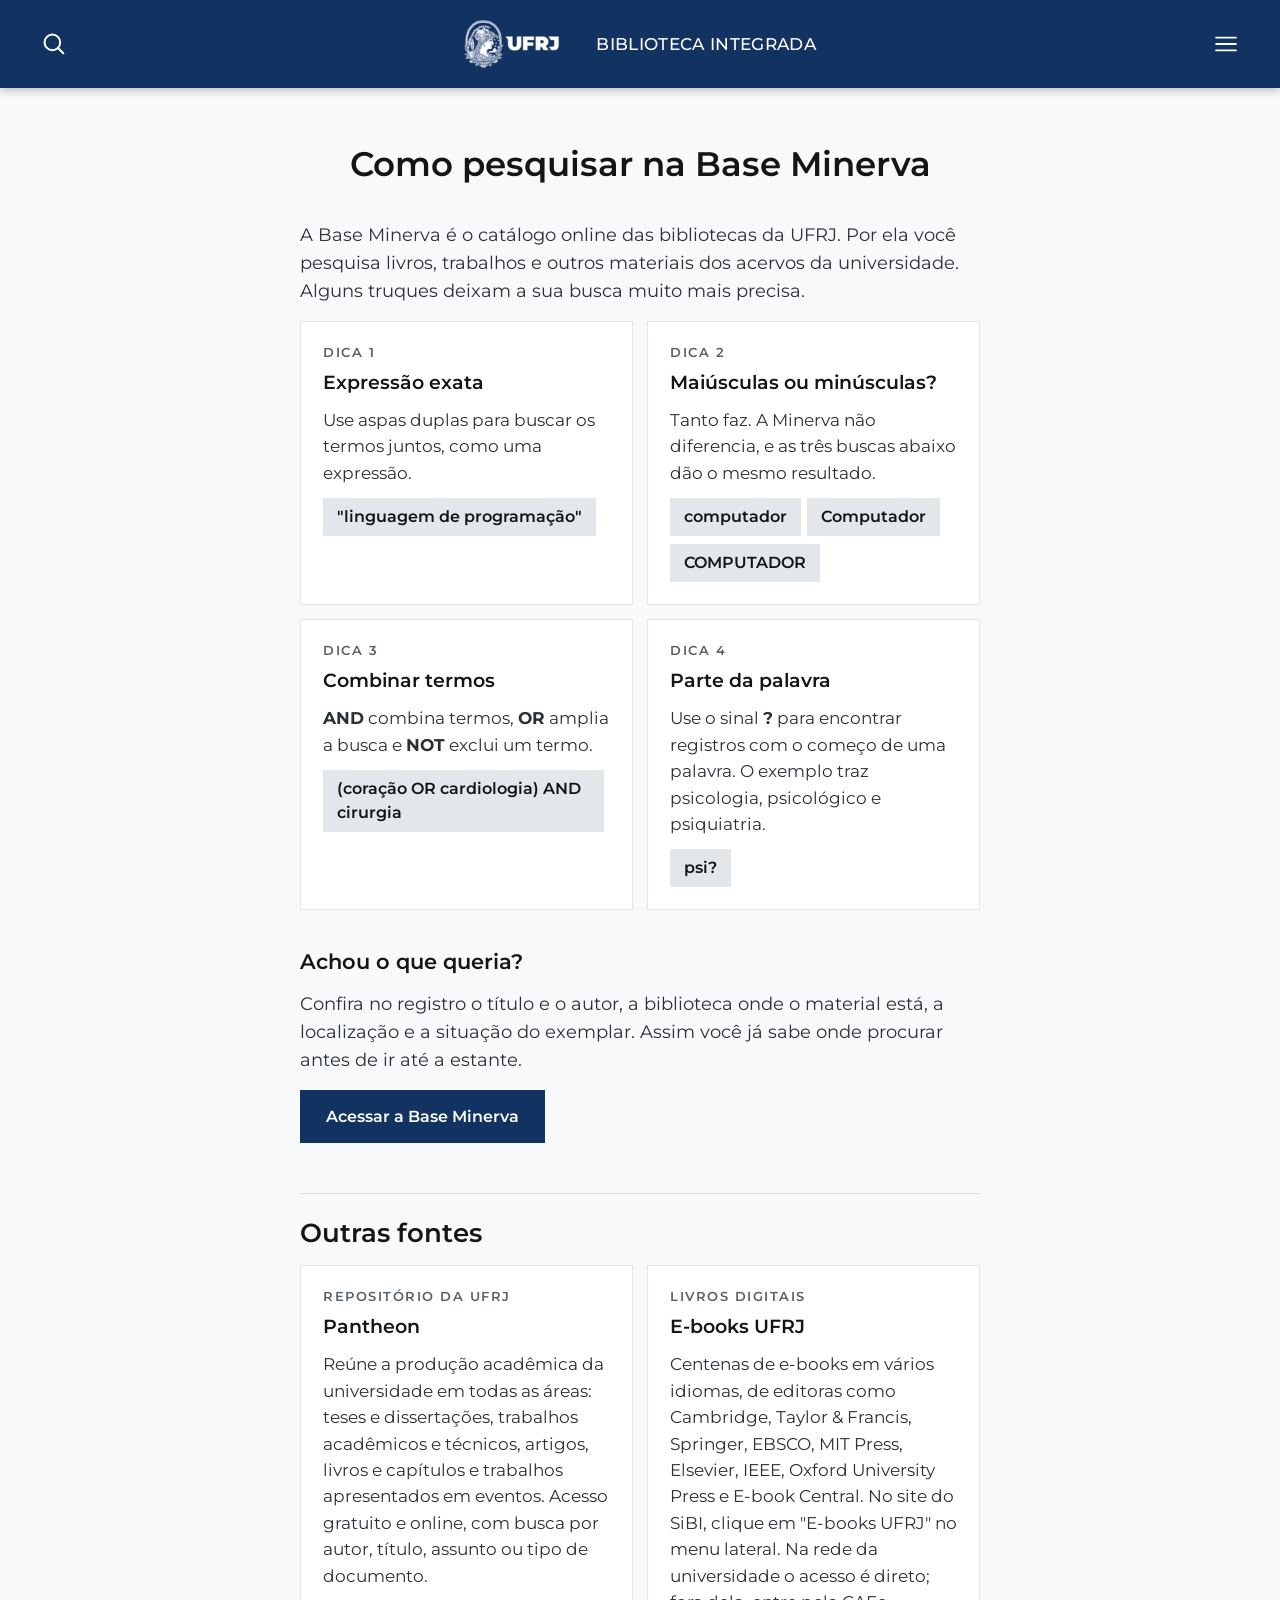
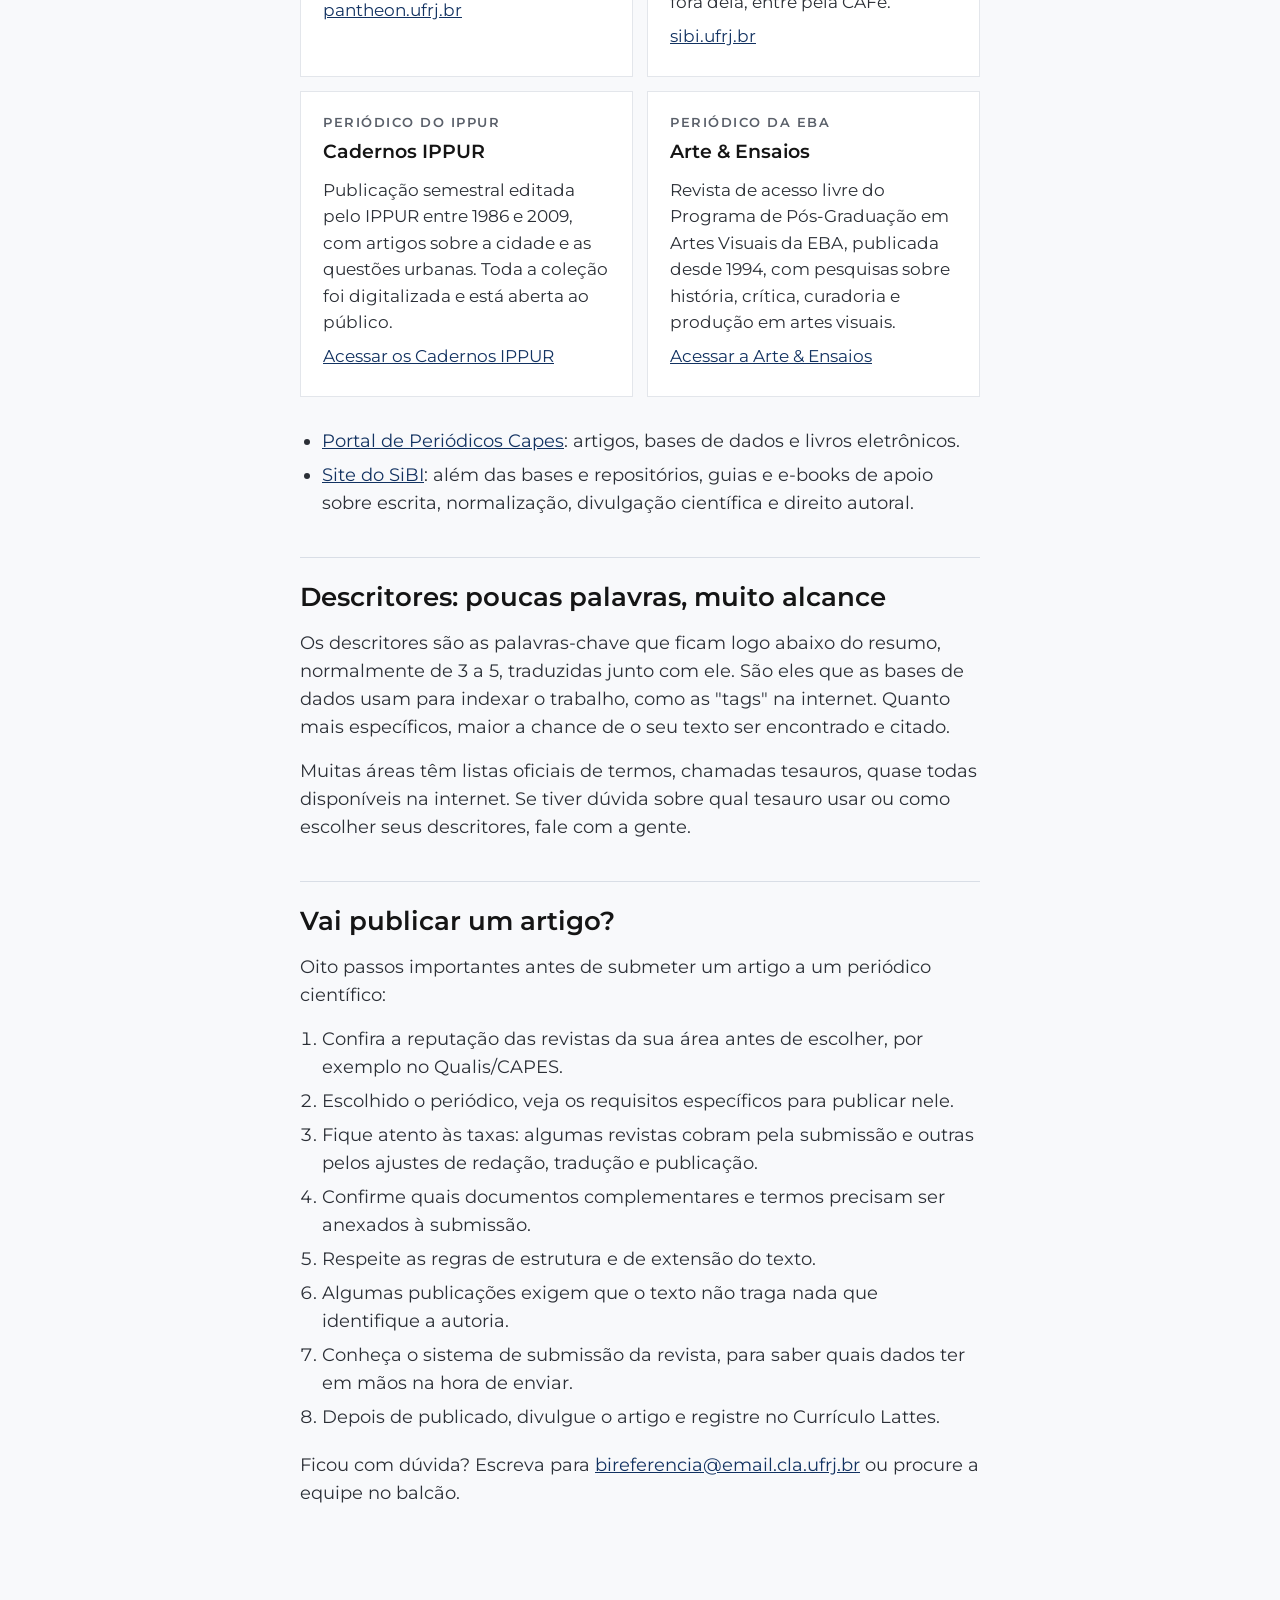
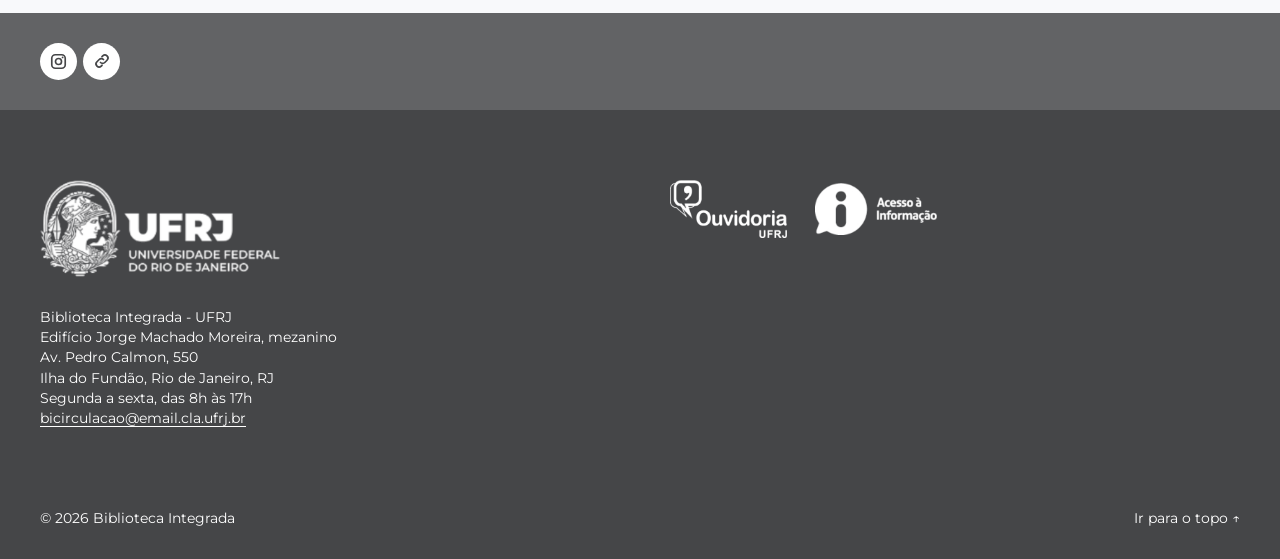
<file: pesquisa.html>
<!doctype html>
<html lang="pt-BR">
<head>
<meta charset="utf-8">
<meta name="viewport" content="width=device-width, initial-scale=1">
<meta name="robots" content="noindex, nofollow">
<title>Dicas de pesquisa | Biblioteca Integrada UFRJ</title>
<meta name="description" content="Como pesquisar na Base Minerva: expressões exatas, operadores e truncamento.">
<meta name="theme-color" content="#123261">
<link rel="icon" type="image/png" href="logos/favicon.png">
<link rel="apple-touch-icon" href="logos/favicon.png">
<link rel="canonical" href="https://levytikus.github.io/biblioteca-integrada/pesquisa.html">
<meta property="og:type" content="website">
<meta property="og:locale" content="pt_BR">
<meta property="og:site_name" content="Biblioteca Integrada UFRJ">
<meta property="og:title" content="Dicas de pesquisa | Biblioteca Integrada UFRJ">
<meta property="og:description" content="Como pesquisar na Base Minerva: expressões exatas, operadores e truncamento.">
<meta property="og:url" content="https://levytikus.github.io/biblioteca-integrada/pesquisa.html">
<meta property="og:image" content="https://levytikus.github.io/biblioteca-integrada/og.jpg?v=3">
<meta property="og:image:secure_url" content="https://levytikus.github.io/biblioteca-integrada/og.jpg?v=3">
<meta property="og:image:type" content="image/jpeg">
<meta property="og:image:width" content="1200">
<meta property="og:image:height" content="630">
<meta property="og:image:alt" content="Biblioteca Integrada da UFRJ">
<meta name="twitter:card" content="summary_large_image">
<meta name="twitter:title" content="Dicas de pesquisa | Biblioteca Integrada UFRJ">
<meta name="twitter:description" content="Como pesquisar na Base Minerva: expressões exatas, operadores e truncamento.">
<meta name="twitter:image" content="https://levytikus.github.io/biblioteca-integrada/og.jpg?v=3">
<link rel="preconnect" href="https://fonts.googleapis.com">
<link rel="preconnect" href="https://fonts.gstatic.com" crossorigin>
<link href="https://fonts.googleapis.com/css2?family=Montserrat:wght@400;500;600;700&family=Playfair+Display:wght@700&family=Source+Serif+4:opsz,wght@8..60,400&display=swap" rel="stylesheet">
<link rel="stylesheet" href="css/estilo.css?v=28">
</head>
<body id="topo">

<a class="pular" href="#conteudo">Pular para o conteúdo</a>

<header class="cab">
  <div class="cab-in">
    <button class="busca-btn" id="abrirBusca" aria-label="Pesquisar no site"><svg width="26" height="26" viewBox="0 0 24 24" fill="none" stroke="currentColor" stroke-width="1.9" stroke-linecap="round"><circle cx="10.5" cy="10.5" r="7.2"/><path d="m20.6 20.6-4.9-4.9"/></svg></button>
    <a class="marca" href="index.html" aria-label="Biblioteca Integrada, página inicial">
      <img src="logos/ufrj-compacta.png" alt="UFRJ" width="556" height="277">
      <span class="nome">Biblioteca Integrada</span>
    </a>
    <button class="menu-btn" id="abrirMenu" aria-label="Abrir menu"><svg width="28" height="28" viewBox="0 0 24 24" fill="none" stroke="currentColor" stroke-width="1.6" stroke-linecap="round"><path d="M3.5 6.5h17M3.5 12h17M3.5 17.5h17"/></svg></button>
  </div>
</header>

<div class="menu" id="menu" aria-hidden="true" role="dialog" aria-label="Menu">
  <div class="menu-topo"><button data-fechar>Fechar menu <svg width="30" height="30" viewBox="0 0 24 24" fill="none" stroke="currentColor" stroke-width="1.5" stroke-linecap="round"><path d="M5 5l14 14M19 5 5 19"/></svg></button></div>
  <nav aria-label="Menu principal">
    <a href="index.html">Página Inicial</a>
    <a href="historia.html">A Biblioteca</a>
    <a href="servicos.html">Serviços</a>
    <a href="pesquisa.html">Dicas de pesquisa</a>
    <a href="normalizacao.html">Normalização e Oficina ABNT</a>
    <a href="acervo.html">Da Universidade para o Acervo</a>
    <a href="faq.html">FAQ</a>
    <a href="localizacao.html">Localização</a>
  </nav>
  <div class="redes">
    <a href="https://www.instagram.com/bibliotecaintegradaufrj/" target="_blank" rel="noopener" aria-label="Instagram"><svg width="22" height="22" viewBox="0 0 24 24" fill="none" stroke="currentColor" stroke-width="2.1"><rect x="3.5" y="3.5" width="17" height="17" rx="4.5"/><circle cx="12" cy="12" r="3.8"/><circle cx="17.2" cy="6.8" r="1.15" fill="currentColor" stroke="none"/></svg></a>
    <a href="https://linktr.ee/bi.ufrj" target="_blank" rel="noopener" aria-label="Todos os links"><svg width="21" height="21" viewBox="0 0 24 24" fill="none" stroke="currentColor" stroke-width="2.3" stroke-linecap="round"><path d="M10 14a4 4 0 0 0 5.7 0l3-3a4 4 0 0 0-5.7-5.7l-1 1"/><path d="M14 10a4 4 0 0 0-5.7 0l-3 3a4 4 0 0 0 5.7 5.7l1-1"/></svg></a>
  </div>
</div>

<div class="busca" id="busca" aria-hidden="true" role="dialog" aria-label="Pesquisar">
  <button class="fechar" data-fechar>Fechar pesquisa <svg width="30" height="30" viewBox="0 0 24 24" fill="none" stroke="currentColor" stroke-width="1.5" stroke-linecap="round"><path d="M5 5l14 14M19 5 5 19"/></svg></button>
  <form class="busca-site" action="#" role="search" autocomplete="off">
    <label for="q">Pesquisar no site</label>
    <div class="campo">
      <input id="q" name="q" type="search" placeholder="Serviços, horários, normas, autores…" autocomplete="off" aria-controls="resultados">
      <button class="enviar" type="submit" aria-label="Buscar"><svg width="26" height="26" viewBox="0 0 24 24" fill="none" stroke="currentColor" stroke-width="1.9" stroke-linecap="round"><circle cx="10.5" cy="10.5" r="7.2"/><path d="m20.6 20.6-4.9-4.9"/></svg></button>
    </div>
    <div class="resultados" id="resultados" aria-live="polite"></div>
    <p class="minerva-dica">Procurando um livro? <a id="linkMinerva" href="https://minerva.ufrj.br/F" target="_blank" rel="noopener">Pesquise no catálogo da Base Minerva</a></p>
  </form>
</div>

<main id="conteudo">

<section class="pagina">
  <div class="in">
    <h1>Como pesquisar na Base Minerva</h1>
    <p>A Base Minerva é o catálogo online das bibliotecas da UFRJ. Por ela você pesquisa livros, trabalhos e outros materiais dos acervos da universidade. Alguns truques deixam a sua busca muito mais precisa.</p>

    <div class="dicas">
      <div class="dica"><small>Dica 1</small><h3 id="expressao-exata">Expressão exata</h3>
        <p>Use aspas duplas para buscar os termos juntos, como uma expressão.</p>
        <span class="exemplo">"linguagem de programação"</span></div>
      <div class="dica"><small>Dica 2</small><h3 id="maiusculas-ou-minusculas">Maiúsculas ou minúsculas?</h3>
        <p>Tanto faz. A Minerva não diferencia, e as três buscas abaixo dão o mesmo resultado.</p>
        <span class="exemplo">computador</span><span class="exemplo">Computador</span><span class="exemplo">COMPUTADOR</span></div>
      <div class="dica"><small>Dica 3</small><h3 id="combinar-termos">Combinar termos</h3>
        <p><strong>AND</strong> combina termos, <strong>OR</strong> amplia a busca e <strong>NOT</strong> exclui um termo.</p>
        <span class="exemplo">(coração OR cardiologia) AND cirurgia</span></div>
      <div class="dica"><small>Dica 4</small><h3 id="parte-da-palavra">Parte da palavra</h3>
        <p>Use o sinal <strong>?</strong> para encontrar registros com o começo de uma palavra. O exemplo traz psicologia, psicológico e psiquiatria.</p>
        <span class="exemplo">psi?</span></div>
    </div>

    <h2 id="achou-o-que-queria">Achou o que queria?</h2>
    <p>Confira no registro o título e o autor, a biblioteca onde o material está, a localização e a situação do exemplar. Assim você já sabe onde procurar antes de ir até a estante.</p>
    <a class="botao" href="https://minerva.ufrj.br/F" target="_blank" rel="noopener">Acessar a Base Minerva</a>

    <div class="secao" style="margin-top:50px">
      <h2 id="outras-fontes" class="grande">Outras fontes</h2>
      <div class="dicas">
        <div class="dica"><small>Repositório da UFRJ</small><h3 id="pantheon">Pantheon</h3>
          <p>Reúne a produção acadêmica da universidade em todas as áreas: teses e dissertações, trabalhos acadêmicos e técnicos, artigos, livros e capítulos e trabalhos apresentados em eventos. Acesso gratuito e online, com busca por autor, título, assunto ou tipo de documento.</p>
          <p><a href="https://pantheon.ufrj.br/" target="_blank" rel="noopener">pantheon.ufrj.br</a></p></div>
        <div class="dica"><small>Livros digitais</small><h3 id="e-books-ufrj">E-books UFRJ</h3>
          <p>Centenas de e-books em vários idiomas, de editoras como Cambridge, Taylor &amp; Francis, Springer, EBSCO, MIT Press, Elsevier, IEEE, Oxford University Press e E-book Central. No site do SiBI, clique em "E-books UFRJ" no menu lateral. Na rede da universidade o acesso é direto; fora dela, entre pela CAFe.</p>
          <p><a href="https://www.sibi.ufrj.br/" target="_blank" rel="noopener">sibi.ufrj.br</a></p></div>
        <div class="dica"><small>Periódico do IPPUR</small><h3 id="cadernos-ippur">Cadernos IPPUR</h3>
          <p>Publicação semestral editada pelo IPPUR entre 1986 e 2009, com artigos sobre a cidade e as questões urbanas. Toda a coleção foi digitalizada e está aberta ao público.</p>
          <p><a href="https://revistas.ufrj.br/index.php/ippur" target="_blank" rel="noopener">Acessar os Cadernos IPPUR</a></p></div>
        <div class="dica"><small>Periódico da EBA</small><h3 id="arte-e-ensaios">Arte &amp; Ensaios</h3>
          <p>Revista de acesso livre do Programa de Pós-Graduação em Artes Visuais da EBA, publicada desde 1994, com pesquisas sobre história, crítica, curadoria e produção em artes visuais.</p>
          <p><a href="https://revistas.ufrj.br/index.php/ae" target="_blank" rel="noopener">Acessar a Arte &amp; Ensaios</a></p></div>
      </div>
      <ul class="lista-num">
        <li><a href="https://www.periodicos.capes.gov.br/" target="_blank" rel="noopener">Portal de Periódicos Capes</a>: artigos, bases de dados e livros eletrônicos.</li>
        <li><a href="https://www.sibi.ufrj.br/" target="_blank" rel="noopener">Site do SiBI</a>: além das bases e repositórios, guias e e-books de apoio sobre escrita, normalização, divulgação científica e direito autoral.</li>
      </ul>
    </div>

    <div class="secao">
      <h2 id="descritores" class="grande">Descritores: poucas palavras, muito alcance</h2>
      <p>Os descritores são as palavras-chave que ficam logo abaixo do resumo, normalmente de 3 a 5, traduzidas junto com ele. São eles que as bases de dados usam para indexar o trabalho, como as "tags" na internet. Quanto mais específicos, maior a chance de o seu texto ser encontrado e citado.</p>
      <p>Muitas áreas têm listas oficiais de termos, chamadas tesauros, quase todas disponíveis na internet. Se tiver dúvida sobre qual tesauro usar ou como escolher seus descritores, fale com a gente.</p>
    </div>

    <div class="secao">
      <h2 id="publicar-artigo" class="grande">Vai publicar um artigo?</h2>
      <p>Oito passos importantes antes de submeter um artigo a um periódico científico:</p>
      <ol class="lista-num">
        <li>Confira a reputação das revistas da sua área antes de escolher, por exemplo no Qualis/CAPES.</li>
        <li>Escolhido o periódico, veja os requisitos específicos para publicar nele.</li>
        <li>Fique atento às taxas: algumas revistas cobram pela submissão e outras pelos ajustes de redação, tradução e publicação.</li>
        <li>Confirme quais documentos complementares e termos precisam ser anexados à submissão.</li>
        <li>Respeite as regras de estrutura e de extensão do texto.</li>
        <li>Algumas publicações exigem que o texto não traga nada que identifique a autoria.</li>
        <li>Conheça o sistema de submissão da revista, para saber quais dados ter em mãos na hora de enviar.</li>
        <li>Depois de publicado, divulgue o artigo e registre no Currículo Lattes.</li>
      </ol>
      <p>Ficou com dúvida? Escreva para <a href="mailto:bireferencia@email.cla.ufrj.br">bireferencia@email.cla.ufrj.br</a> ou procure a equipe no balcão.</p>
    </div>
  </div>
</section>
</main>

<div class="faixa">
  <div class="in">
    <a href="https://www.instagram.com/bibliotecaintegradaufrj/" target="_blank" rel="noopener" aria-label="Instagram"><svg width="19" height="19" viewBox="0 0 24 24" fill="none" stroke="currentColor" stroke-width="2.1"><rect x="3.5" y="3.5" width="17" height="17" rx="4.5"/><circle cx="12" cy="12" r="3.8"/><circle cx="17.2" cy="6.8" r="1.15" fill="currentColor" stroke="none"/></svg></a>
    <a href="https://linktr.ee/bi.ufrj" target="_blank" rel="noopener" aria-label="Todos os links"><svg width="18" height="18" viewBox="0 0 24 24" fill="none" stroke="currentColor" stroke-width="2.3" stroke-linecap="round"><path d="M10 14a4 4 0 0 0 5.7 0l3-3a4 4 0 0 0-5.7-5.7l-1 1"/><path d="M14 10a4 4 0 0 0-5.7 0l-3 3a4 4 0 0 0 5.7 5.7l1-1"/></svg></a>
  </div>
</div>
<footer class="rod">
  <div class="in">
    <div class="grade">
      <div>
        <a class="ufrj" href="https://ufrj.br/" target="_blank" rel="noopener"><img src="logos/ufrj-completa.png" alt="UFRJ, Universidade Federal do Rio de Janeiro" width="684" height="277"></a>
        <address>
          Biblioteca Integrada - UFRJ<br>
          Edifício Jorge Machado Moreira, mezanino<br>
          Av. Pedro Calmon, 550<br>
          Ilha do Fundão, Rio de Janeiro, RJ<br>
          Segunda a sexta, das 8h às 17h<br>
          <a href="mailto:bicirculacao@email.cla.ufrj.br">bicirculacao@email.cla.ufrj.br</a>
        </address>
      </div>
      <div class="selos">
        <a href="http://www.ouvidoria.ufrj.br" target="_blank" rel="noopener"><img class="ouv" src="logos/ouvidoria.png" alt="Ouvidoria UFRJ" width="338" height="167"></a>
        <a href="https://www.gov.br/acessoainformacao/pt-br" target="_blank" rel="noopener"><img class="lai" src="logos/acesso.png" alt="Acesso à Informação" width="338" height="145"></a>
      </div>
    </div>
    <div class="base">
      <span>© 2026 Biblioteca Integrada</span>
      <a href="#topo">Ir para o topo ↑</a>
    </div>
  </div>
</footer>

<div vw class="enabled">
  <div vw-access-button class="active"></div>
  <div vw-plugin-wrapper><div class="vw-plugin-top-wrapper"></div></div>
</div>
<script src="https://vlibras.gov.br/app/vlibras-plugin.js"></script>
<script>try{new window.VLibras.Widget('https://vlibras.gov.br/app');}catch(e){}</script>
<script>document.documentElement.classList.add("js-ic")</script>
<script src="js/site.js?v=24"></script>
</body>
</html>
</file>
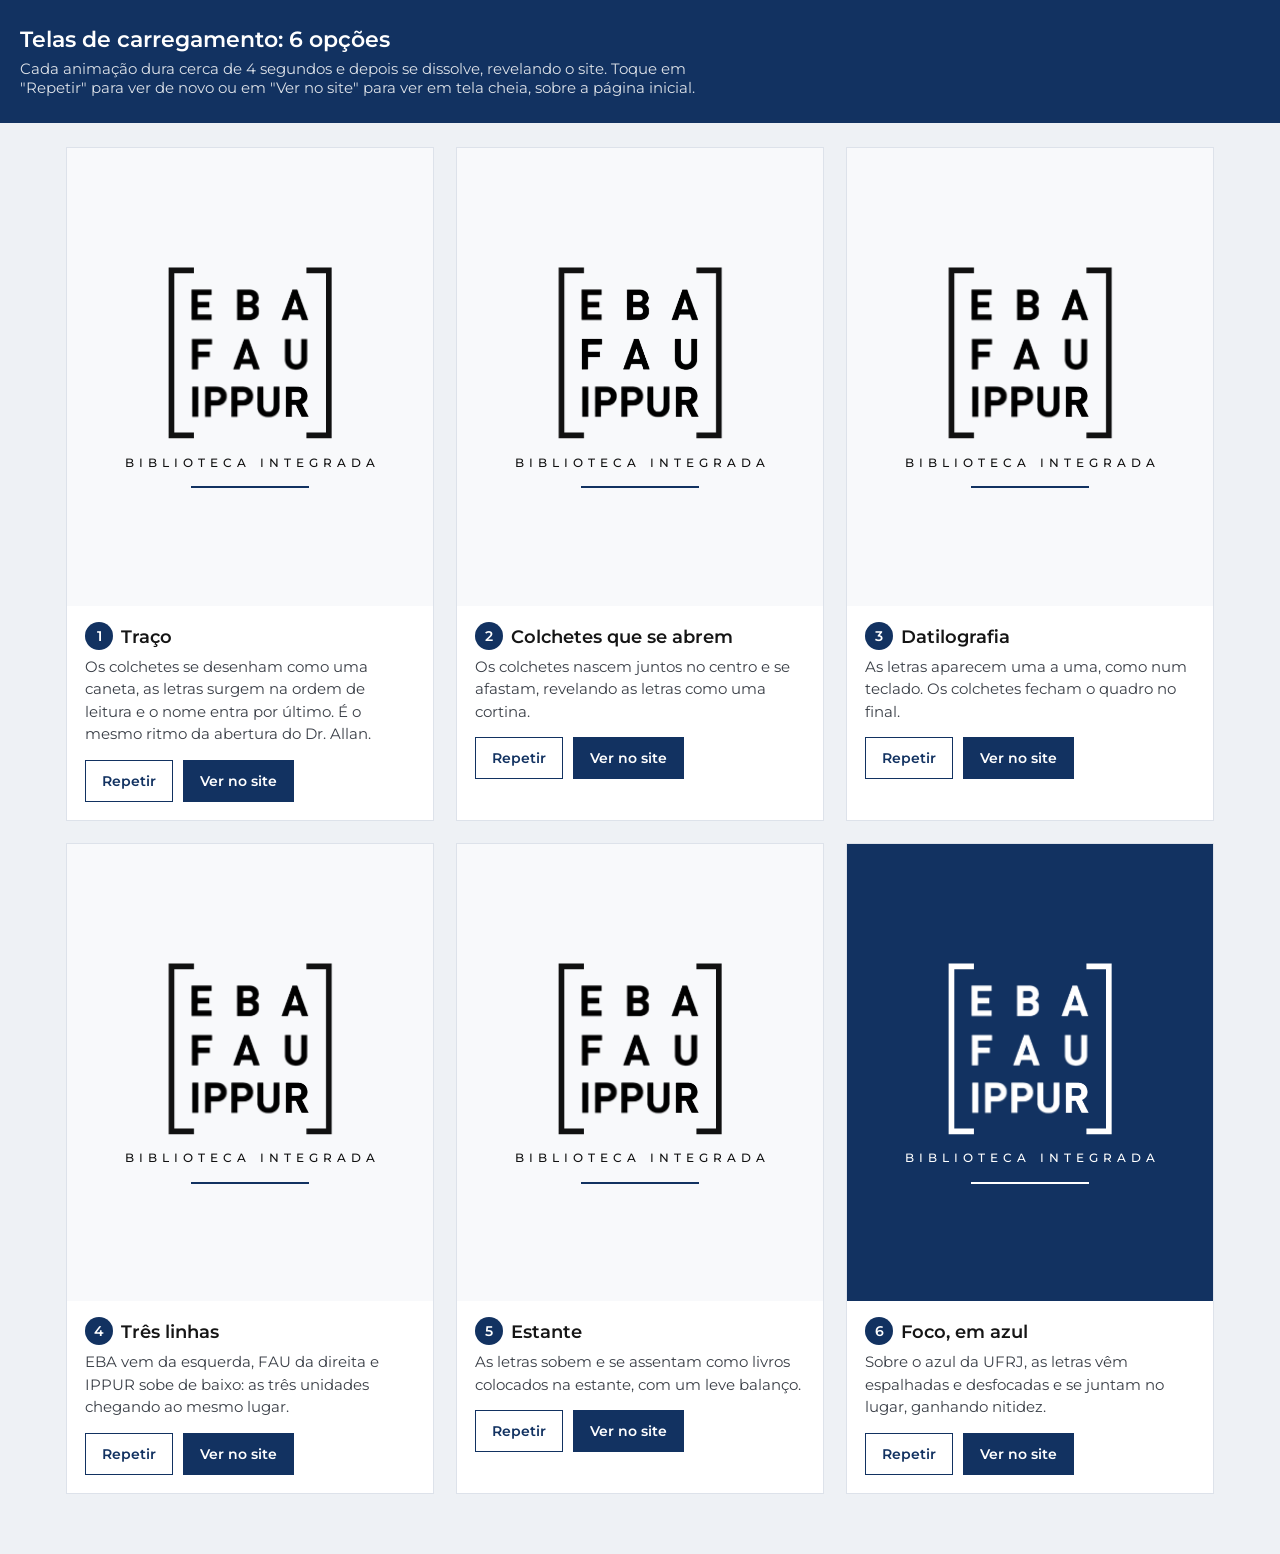
<file: previa-carregamento.html>
<!doctype html><html lang="pt-BR"><head><meta charset="utf-8">
<meta name="viewport" content="width=device-width, initial-scale=1"><meta name="robots" content="noindex, nofollow">
<title>Prévia: telas de carregamento</title>
<link rel="icon" href="logos/favicon.png">
<link href="https://fonts.googleapis.com/css2?family=Montserrat:wght@500;600&display=swap" rel="stylesheet">
<style>
:root{--azul:#123261;--fundo:#f8f9fb;--sans:"Montserrat",system-ui,sans-serif}
*{box-sizing:border-box}
body{margin:0;background:#eef1f5;color:#151515;font-family:var(--sans)}
header{background:var(--azul);color:#fff;padding:26px 20px}
header h1{margin:0;font-size:22px;font-weight:600}
header p{margin:6px 0 0;font-size:15px;opacity:.85;max-width:720px}
main{max-width:1180px;margin:0 auto;padding:24px 16px 60px;display:grid;gap:22px}
@media(min-width:760px){main{grid-template-columns:1fr 1fr}}
@media(min-width:1100px){main{grid-template-columns:1fr 1fr 1fr}}
.card{background:#fff;border:1px solid #dde2ea}
.palco{position:relative;aspect-ratio:4/5;overflow:hidden}
.info{padding:16px 18px 18px}
.info h2{margin:0 0 6px;font-size:18px;font-weight:600}
.info h2 span{display:inline-grid;place-items:center;width:28px;height:28px;border-radius:50%;background:var(--azul);color:#fff;font-size:14px;margin-right:8px;vertical-align:2px}
.info p{margin:0 0 14px;font-size:15px;line-height:1.5;color:#3a3f47}
.acoes{display:flex;gap:10px;flex-wrap:wrap}
.acoes button{font:600 14px var(--sans);padding:11px 16px;cursor:pointer;border:1.5px solid var(--azul)}
.rep{background:#fff;color:var(--azul)}
.cheia{background:var(--azul);color:#fff}

/* ---------- tela de carregamento ---------- */
.carga{position:absolute;inset:0;background:var(--fundo);display:grid;place-items:center;z-index:5}
.carga .cj{width:min(46%,240px);display:flex;flex-direction:column;align-items:center}
.marca-bi{width:100%;height:auto;display:block;overflow:visible}
.co{fill:none;stroke:#111;stroke-width:44;stroke-linejoin:miter;stroke-linecap:butt}
.le{transform-box:fill-box;transform-origin:center}
.wm{margin:8% 0 0;font:500 clamp(9px,2.6vw,12px) var(--sans);letter-spacing:.42em;text-transform:uppercase;color:#111;white-space:nowrap;padding-left:.42em}
.barra{width:70%;height:2px;background:#d9dee6;margin-top:10%;overflow:hidden}
.barra i{display:block;height:100%;width:100%;background:var(--azul);transform:scaleX(0);transform-origin:left}
.carga.sai{opacity:0;visibility:hidden;transition:opacity .5s ease,visibility 0s .5s}
@keyframes encher{to{transform:scaleX(1)}}
@keyframes some{to{opacity:1;transform:none;filter:none;letter-spacing:.42em}}
@keyframes desenha{from{stroke-dashoffset:1}to{stroke-dashoffset:0}}
.play .barra i{animation:encher 3.6s cubic-bezier(.45,0,.2,1) forwards}
.wm{opacity:0;transform:translateY(6px)}
.play .wm{animation:some .7s ease forwards;animation-delay:2.5s}

/* 1 Traço */
.v-traco .co{stroke-dasharray:1;stroke-dashoffset:1}
.v-traco .le{opacity:0;transform:translateY(14%)}
.v-traco.play .co{animation:desenha 1.4s cubic-bezier(.6,0,.3,1) forwards}
.v-traco.play .co-d{animation-delay:.25s}
.v-traco.play .le{animation:some .55s ease forwards;animation-delay:calc(1.1s + var(--i)*.11s)}

/* 2 Colchetes que se abrem */
.v-abre .co-e{transform:translateX(38%)}
.v-abre .co-d{transform:translateX(-38%)}
.v-abre .ls{clip-path:inset(0 50% 0 50%)}
@keyframes abreE{to{transform:none}}
@keyframes abreL{to{clip-path:inset(0 0 0 0)}}
.v-abre .co{opacity:0}
@keyframes aparece{to{opacity:1}}
.v-abre.play .co{animation:aparece .35s ease forwards,abreE 1.5s cubic-bezier(.7,0,.2,1) .5s forwards}
.v-abre.play .ls{animation:abreL 1.5s cubic-bezier(.7,0,.2,1) .5s forwards}
.v-abre .wm{transition:none}
.v-abre.play .wm{animation-delay:2.2s}

/* 3 Datilografia */
.v-tecla .le{opacity:0;transform:scale(.6)}
.v-tecla .co{transform-box:fill-box;transform-origin:center;transform:scaleY(0)}
@keyframes tecla{60%{opacity:1;transform:scale(1.08)}to{opacity:1;transform:none}}
.v-tecla.play .le{animation:tecla .22s ease-out forwards;animation-delay:calc(.25s + var(--i)*.17s)}
.v-tecla.play .co{animation:abreE .55s cubic-bezier(.3,1.4,.5,1) 2.15s forwards}

/* 4 Três linhas */
.v-linhas .le{opacity:0}
.v-linhas .le[style*="--r:0"]{transform:translateX(-60%)}
.v-linhas .le[style*="--r:1"]{transform:translateX(60%)}
.v-linhas .le[style*="--r:2"]{transform:translateY(60%)}
.v-linhas .co{transform-box:fill-box;transform-origin:center;transform:scaleY(0)}
.v-linhas.play .co{animation:abreE .8s cubic-bezier(.7,0,.2,1) forwards}
.v-linhas.play .le{animation:some .8s cubic-bezier(.2,.8,.2,1) forwards;animation-delay:calc(.7s + var(--r)*.4s + var(--i)*.02s)}

/* 5 Estante */
.v-estante .le{opacity:0;transform:translateY(55%) rotate(-8deg);transform-origin:50% 100%}
@keyframes livro{55%{opacity:1;transform:translateY(-6%) rotate(2deg)}80%{transform:translateY(1%) rotate(-1deg)}to{opacity:1;transform:none}}
.v-estante .co{stroke-dasharray:1;stroke-dashoffset:1}
.v-estante.play .le{animation:livro .7s ease-out forwards;animation-delay:calc(.2s + var(--r)*.45s + var(--i)*.06s)}
.v-estante.play .co{animation:desenha 1s cubic-bezier(.6,0,.3,1) 1.7s forwards}

/* 6 Foco, em azul */
.v-foco{background:var(--azul)}
.v-foco .co{stroke:#fff}
.v-foco .le{filter:brightness(0) invert(1) blur(14px);opacity:0;transform:translate(calc(var(--dx)*260%),calc(var(--dy)*260%)) scale(1.3)}
.v-foco .wm{color:#fff}
.v-foco .barra{background:rgba(255,255,255,.22)}
.v-foco .barra i{background:#fff}
@keyframes foco{60%{opacity:1}to{opacity:1;transform:none;filter:brightness(0) invert(1)}}
.v-foco .co{stroke-dasharray:1;stroke-dashoffset:1}
.v-foco.play .le{animation:foco 1.7s cubic-bezier(.2,.7,.2,1) forwards;animation-delay:calc(.15s + var(--i)*.04s)}
.v-foco.play .co{animation:desenha 1.1s cubic-bezier(.6,0,.3,1) 1.4s forwards}

/* tela cheia sobre o site */
.tela{position:fixed;inset:0;z-index:100;background:#fff;display:none}
.tela.aberta{display:block}
.tela iframe{position:absolute;inset:0;width:100%;height:100%;border:0}
.tela .carga{position:fixed}
.tela .carga .cj{width:min(52vw,300px)}
@media(min-width:900px){.tela .carga .cj{width:300px}}
.tela .fechar{position:fixed;top:12px;right:12px;z-index:110;font:600 13px var(--sans);background:#151515;color:#fff;border:0;padding:10px 14px;cursor:pointer}
@media (prefers-reduced-motion:reduce){.carga *{animation-duration:.01s!important;animation-delay:0s!important}}
</style></head><body>
<header><h1>Telas de carregamento: 6 opções</h1>
<p>Cada animação dura cerca de 4 segundos e depois se dissolve, revelando o site. Toque em "Repetir" para ver de novo ou em "Ver no site" para ver em tela cheia, sobre a página inicial.</p></header>
<main><article class="card" data-v="traco"><div class="palco"></div>
<div class="info"><h2><span>1</span>Traço</h2><p>Os colchetes se desenham como uma caneta, as letras surgem na ordem de leitura e o nome entra por último. É o mesmo ritmo da abertura do Dr. Allan.</p>
<div class="acoes"><button class="rep">Repetir</button><button class="cheia">Ver no site</button></div></div></article>
<article class="card" data-v="abre"><div class="palco"></div>
<div class="info"><h2><span>2</span>Colchetes que se abrem</h2><p>Os colchetes nascem juntos no centro e se afastam, revelando as letras como uma cortina.</p>
<div class="acoes"><button class="rep">Repetir</button><button class="cheia">Ver no site</button></div></div></article>
<article class="card" data-v="tecla"><div class="palco"></div>
<div class="info"><h2><span>3</span>Datilografia</h2><p>As letras aparecem uma a uma, como num teclado. Os colchetes fecham o quadro no final.</p>
<div class="acoes"><button class="rep">Repetir</button><button class="cheia">Ver no site</button></div></div></article>
<article class="card" data-v="linhas"><div class="palco"></div>
<div class="info"><h2><span>4</span>Três linhas</h2><p>EBA vem da esquerda, FAU da direita e IPPUR sobe de baixo: as três unidades chegando ao mesmo lugar.</p>
<div class="acoes"><button class="rep">Repetir</button><button class="cheia">Ver no site</button></div></div></article>
<article class="card" data-v="estante"><div class="palco"></div>
<div class="info"><h2><span>5</span>Estante</h2><p>As letras sobem e se assentam como livros colocados na estante, com um leve balanço.</p>
<div class="acoes"><button class="rep">Repetir</button><button class="cheia">Ver no site</button></div></div></article>
<article class="card" data-v="foco"><div class="palco"></div>
<div class="info"><h2><span>6</span>Foco, em azul</h2><p>Sobre o azul da UFRJ, as letras vêm espalhadas e desfocadas e se juntam no lugar, ganhando nitidez.</p>
<div class="acoes"><button class="rep">Repetir</button><button class="cheia">Ver no site</button></div></div></article>
</main>
<template id="modelo"><div class="carga"><div class="cj"><svg class="marca-bi" viewBox="0 0 1308 1367" aria-hidden="true"><path class="co co-e" d="M217 41.5H42.5V1323.5H217" pathLength="1"/><path class="co co-d" d="M1091 41.5H1265V1323.5H1091" pathLength="1"/><g class="ls"><image class="le" href="carga/l-E.png" x="195" y="187" width="163" height="243" style="--i:0;--r:0;--dx:-0.289;--dy:-0.274"/><image class="le" href="carga/l-B1.png" x="549" y="187" width="175" height="243" style="--i:1;--r:0;--dx:-0.013;--dy:-0.274"/><image class="le" href="carga/l-A1.png" x="894" y="187" width="214" height="243" style="--i:2;--r:0;--dx:0.265;--dy:-0.274"/><image class="le" href="carga/l-F.png" x="198" y="572" width="163" height="245" style="--i:3;--r:1;--dx:-0.286;--dy:0.008"/><image class="le" href="carga/l-A2.png" x="519" y="572" width="210" height="245" style="--i:4;--r:1;--dx:-0.023;--dy:0.008"/><image class="le" href="carga/l-U1.png" x="921" y="572" width="179" height="245" style="--i:5;--r:1;--dx:0.273;--dy:0.008"/><image class="le" href="carga/l-I.png" x="201" y="941" width="54" height="244" style="--i:6;--r:2;--dx:-0.326;--dy:0.278"/><image class="le" href="carga/l-P1.png" x="301" y="941" width="173" height="244" style="--i:7;--r:2;--dx:-0.204;--dy:0.278"/><image class="le" href="carga/l-P2.png" x="506" y="941" width="173" height="244" style="--i:8;--r:2;--dx:-0.047;--dy:0.278"/><image class="le" href="carga/l-U2.png" x="707" y="941" width="178" height="244" style="--i:9;--r:2;--dx:0.109;--dy:0.278"/><image class="le" href="carga/l-R.png" x="927" y="941" width="184" height="244" style="--i:10;--r:2;--dx:0.279;--dy:0.278"/></g></svg><p class="wm">Biblioteca Integrada</p><div class="barra"><i></i></div></div></div></template>
<div class="tela" id="tela"></div>
<script>
const BLOCO=document.getElementById('modelo').innerHTML;
function tocar(c){c.classList.remove('play','sai');void c.offsetWidth;c.classList.add('play');}
document.querySelectorAll('.card').forEach(card=>{
  const v=card.dataset.v, p=card.querySelector('.palco');
  p.innerHTML=BLOCO; const c=p.querySelector('.carga'); c.classList.add('v-'+v);
  const io=new IntersectionObserver(es=>{es.forEach(e=>{if(e.isIntersecting){tocar(c);io.disconnect()}})},{threshold:.5});io.observe(p);
  card.querySelector('.rep').onclick=()=>tocar(c);
  card.querySelector('.cheia').onclick=()=>abrir(v);
});
const tela=document.getElementById('tela');
function abrir(v){
  tela.innerHTML='<iframe src="index.html" title="Site"></iframe>'+BLOCO+'<button class="fechar">Fechar ×</button>';
  const c=tela.querySelector('.carga'); c.classList.add('v-'+v); tela.classList.add('aberta');
  tela.querySelector('.fechar').onclick=()=>{tela.classList.remove('aberta');tela.innerHTML=''};
  requestAnimationFrame(()=>{tocar(c); setTimeout(()=>c.classList.add('sai'),3700);});
}
</script></body></html>
</file>
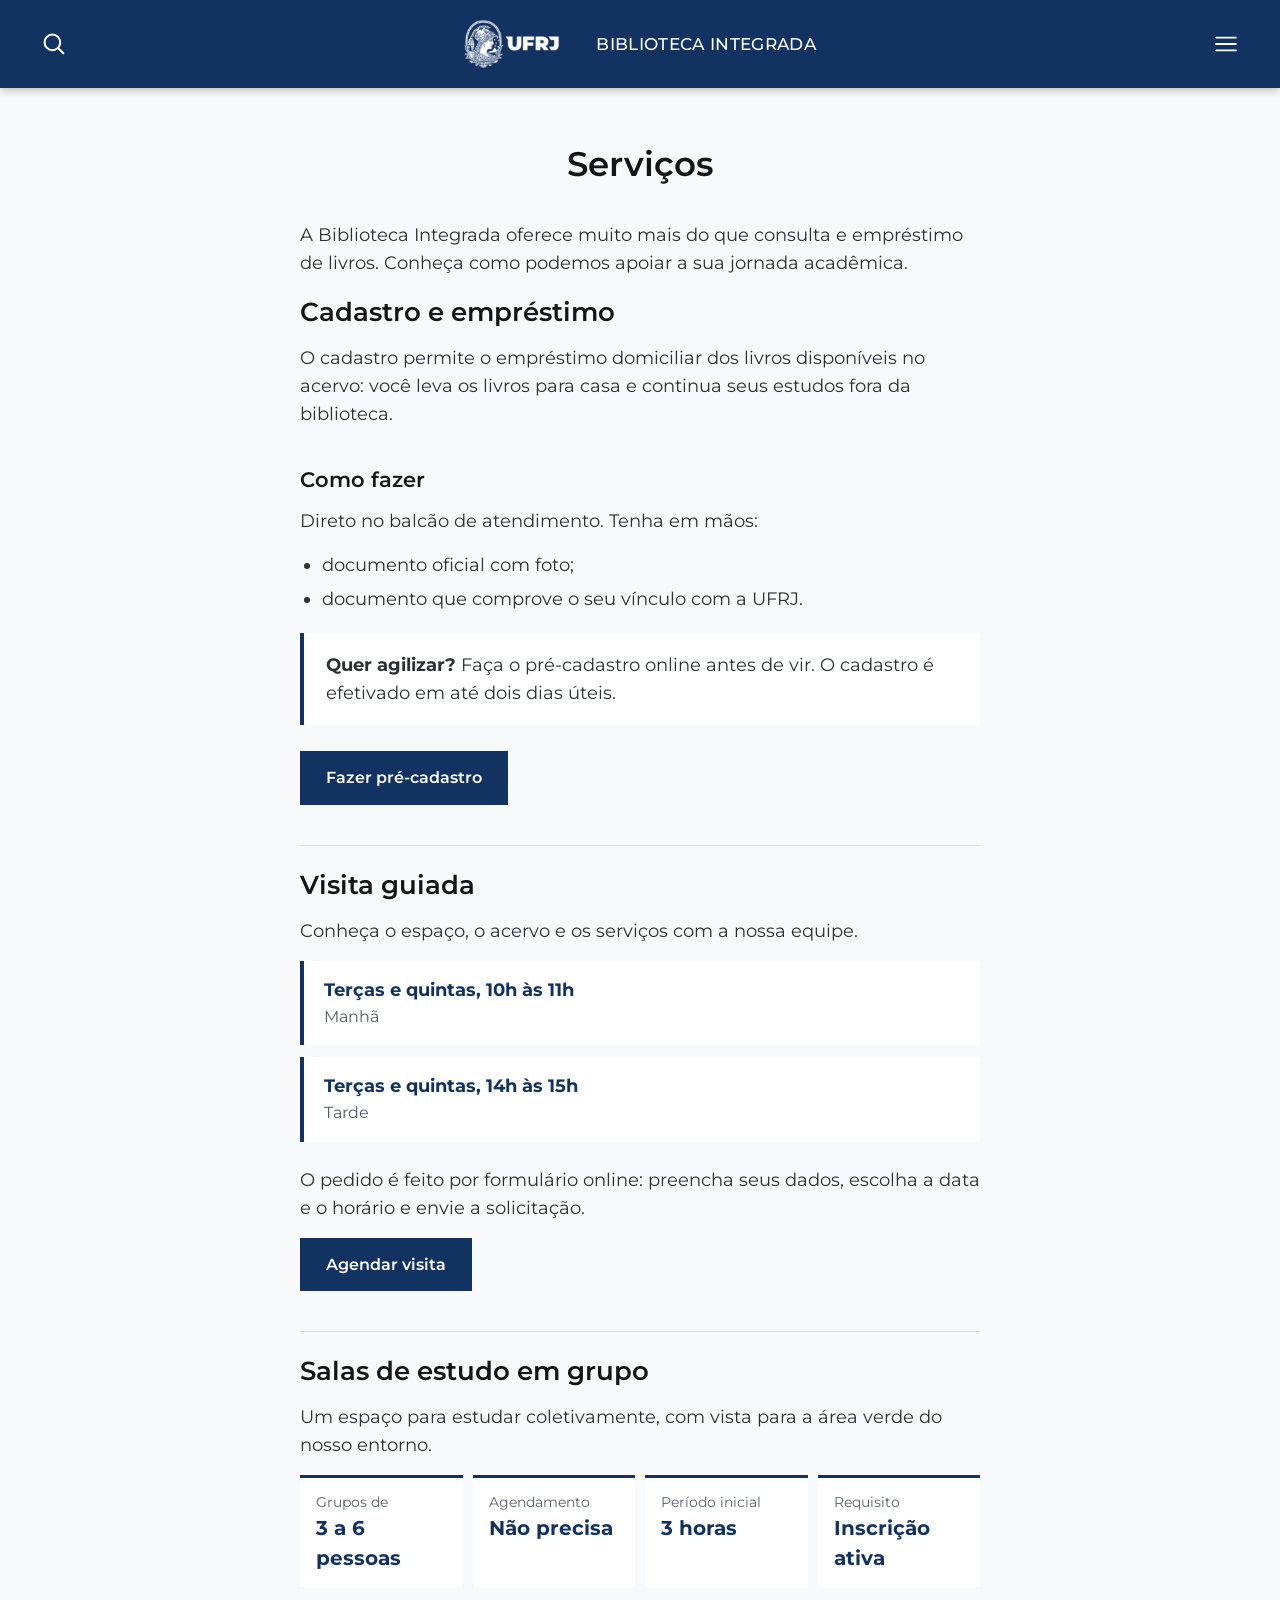
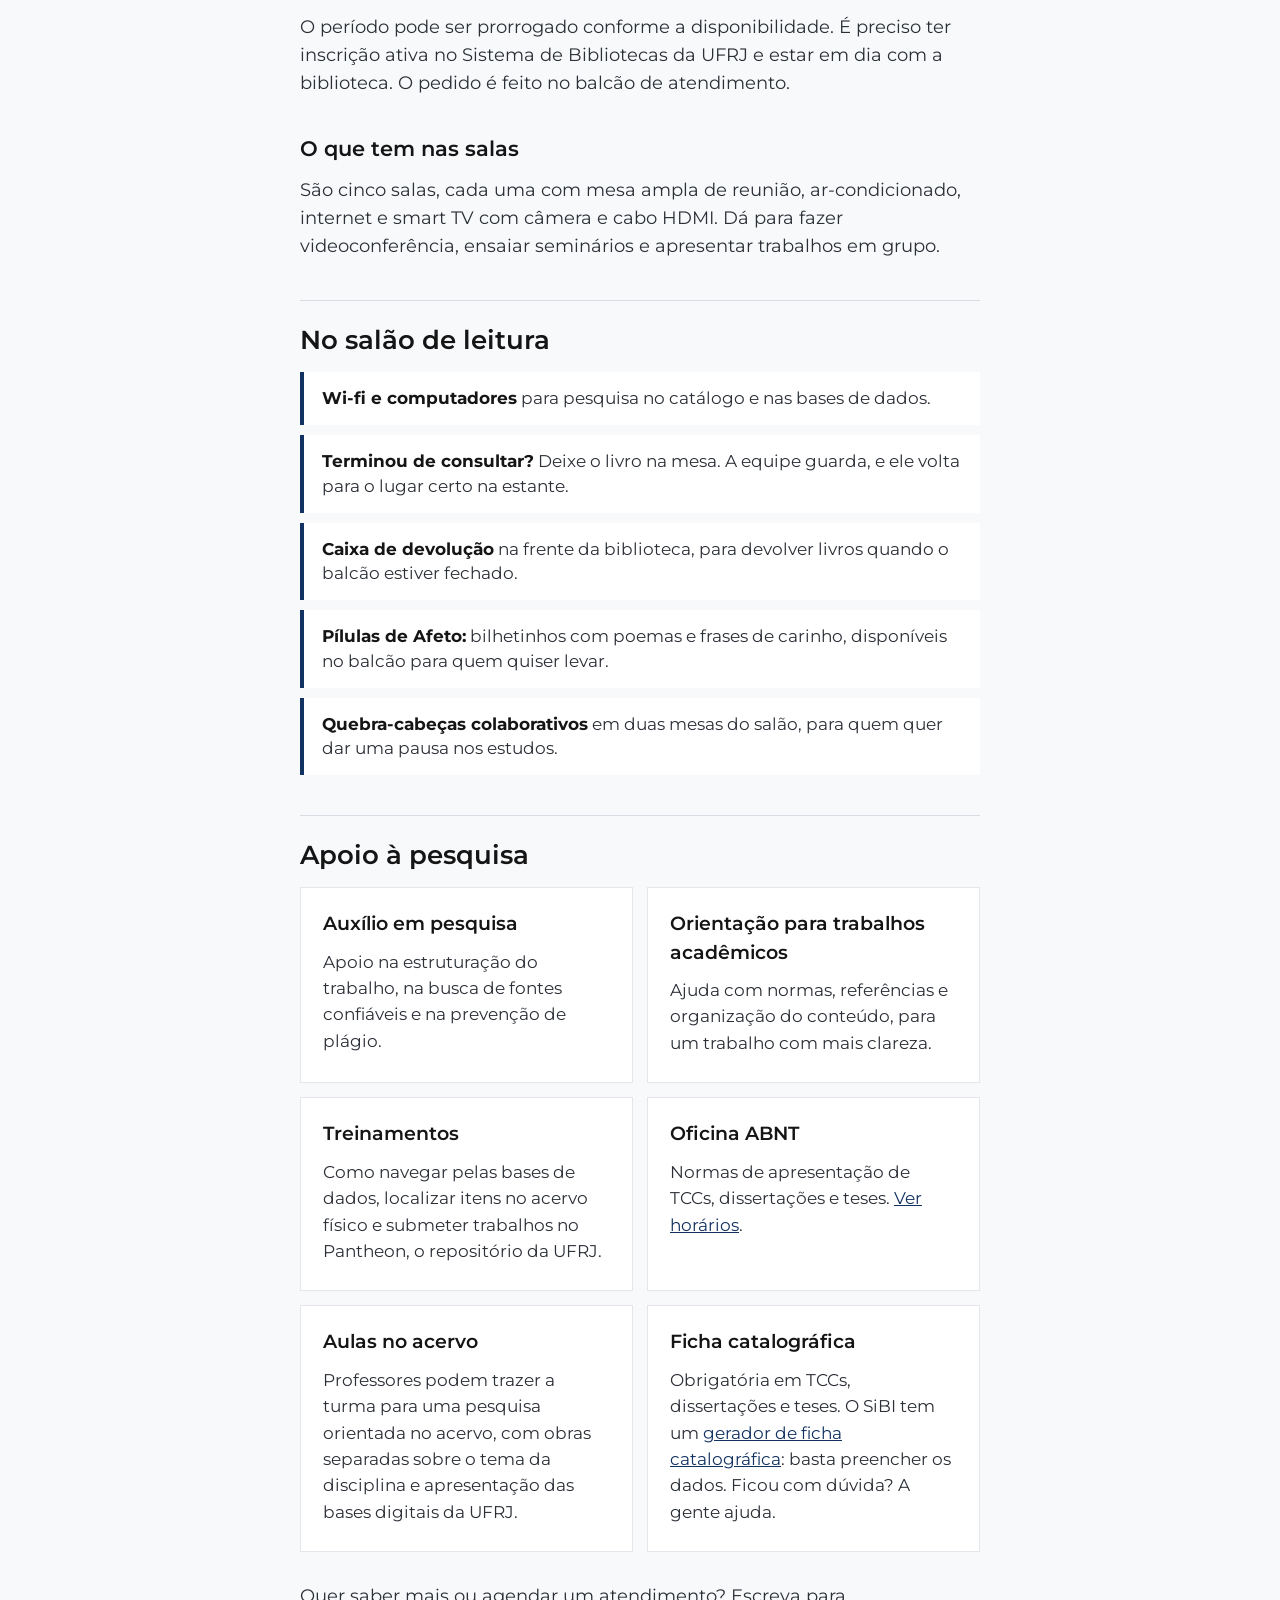
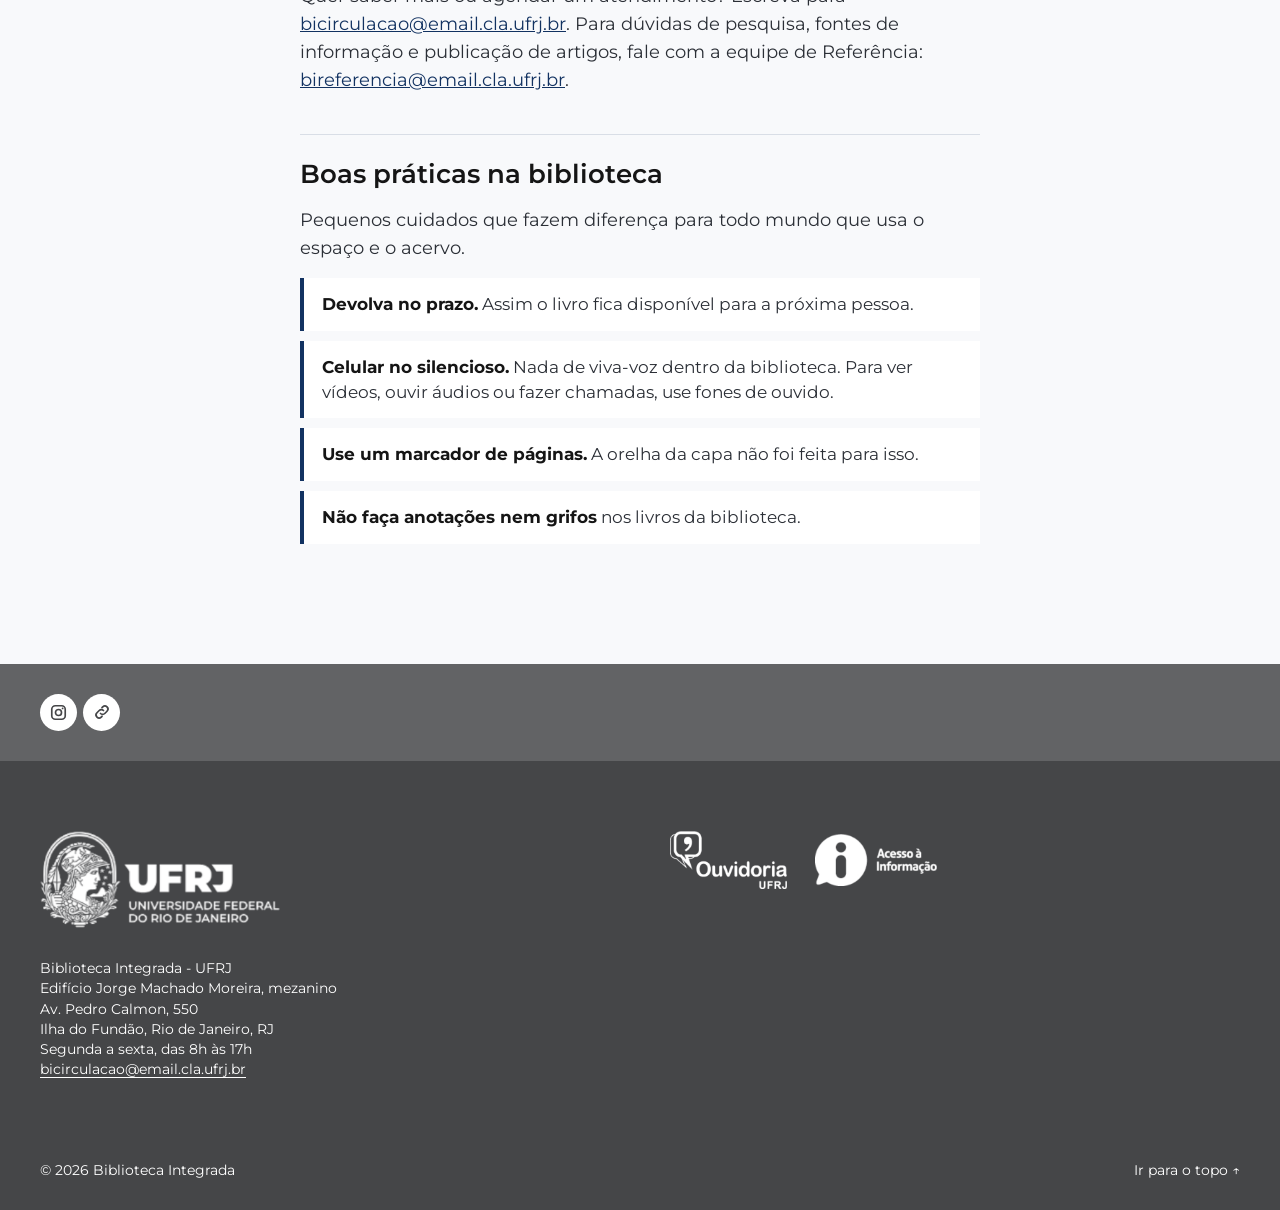
<file: servicos.html>
<!doctype html>
<html lang="pt-BR">
<head>
<meta charset="utf-8">
<meta name="viewport" content="width=device-width, initial-scale=1">
<meta name="robots" content="noindex, nofollow">
<title>Serviços | Biblioteca Integrada UFRJ</title>
<meta name="description" content="Cadastro, empréstimo, visitas guiadas, salas de estudo em grupo, auxílio em pesquisa e treinamentos da Biblioteca Integrada.">
<meta name="theme-color" content="#123261">
<link rel="icon" type="image/png" href="logos/favicon.png">
<link rel="apple-touch-icon" href="logos/favicon.png">
<link rel="canonical" href="https://levytikus.github.io/biblioteca-integrada/servicos.html">
<meta property="og:type" content="website">
<meta property="og:locale" content="pt_BR">
<meta property="og:site_name" content="Biblioteca Integrada UFRJ">
<meta property="og:title" content="Serviços | Biblioteca Integrada UFRJ">
<meta property="og:description" content="Cadastro, empréstimo, visitas guiadas, salas de estudo em grupo, auxílio em pesquisa e treinamentos da Biblioteca Integrada.">
<meta property="og:url" content="https://levytikus.github.io/biblioteca-integrada/servicos.html">
<meta property="og:image" content="https://levytikus.github.io/biblioteca-integrada/og.jpg?v=3">
<meta property="og:image:secure_url" content="https://levytikus.github.io/biblioteca-integrada/og.jpg?v=3">
<meta property="og:image:type" content="image/jpeg">
<meta property="og:image:width" content="1200">
<meta property="og:image:height" content="630">
<meta property="og:image:alt" content="Biblioteca Integrada da UFRJ">
<meta name="twitter:card" content="summary_large_image">
<meta name="twitter:title" content="Serviços | Biblioteca Integrada UFRJ">
<meta name="twitter:description" content="Cadastro, empréstimo, visitas guiadas, salas de estudo em grupo, auxílio em pesquisa e treinamentos da Biblioteca Integrada.">
<meta name="twitter:image" content="https://levytikus.github.io/biblioteca-integrada/og.jpg?v=3">
<link rel="preconnect" href="https://fonts.googleapis.com">
<link rel="preconnect" href="https://fonts.gstatic.com" crossorigin>
<link href="https://fonts.googleapis.com/css2?family=Montserrat:wght@400;500;600;700&family=Playfair+Display:wght@700&family=Source+Serif+4:opsz,wght@8..60,400&display=swap" rel="stylesheet">
<link rel="stylesheet" href="css/estilo.css?v=28">
</head>
<body id="topo">

<a class="pular" href="#conteudo">Pular para o conteúdo</a>

<header class="cab">
  <div class="cab-in">
    <button class="busca-btn" id="abrirBusca" aria-label="Pesquisar no site"><svg width="26" height="26" viewBox="0 0 24 24" fill="none" stroke="currentColor" stroke-width="1.9" stroke-linecap="round"><circle cx="10.5" cy="10.5" r="7.2"/><path d="m20.6 20.6-4.9-4.9"/></svg></button>
    <a class="marca" href="index.html" aria-label="Biblioteca Integrada, página inicial">
      <img src="logos/ufrj-compacta.png" alt="UFRJ" width="556" height="277">
      <span class="nome">Biblioteca Integrada</span>
    </a>
    <button class="menu-btn" id="abrirMenu" aria-label="Abrir menu"><svg width="28" height="28" viewBox="0 0 24 24" fill="none" stroke="currentColor" stroke-width="1.6" stroke-linecap="round"><path d="M3.5 6.5h17M3.5 12h17M3.5 17.5h17"/></svg></button>
  </div>
</header>

<div class="menu" id="menu" aria-hidden="true" role="dialog" aria-label="Menu">
  <div class="menu-topo"><button data-fechar>Fechar menu <svg width="30" height="30" viewBox="0 0 24 24" fill="none" stroke="currentColor" stroke-width="1.5" stroke-linecap="round"><path d="M5 5l14 14M19 5 5 19"/></svg></button></div>
  <nav aria-label="Menu principal">
    <a href="index.html">Página Inicial</a>
    <a href="historia.html">A Biblioteca</a>
    <a href="servicos.html">Serviços</a>
    <a href="pesquisa.html">Dicas de pesquisa</a>
    <a href="normalizacao.html">Normalização e Oficina ABNT</a>
    <a href="acervo.html">Da Universidade para o Acervo</a>
    <a href="faq.html">FAQ</a>
    <a href="localizacao.html">Localização</a>
  </nav>
  <div class="redes">
    <a href="https://www.instagram.com/bibliotecaintegradaufrj/" target="_blank" rel="noopener" aria-label="Instagram"><svg width="22" height="22" viewBox="0 0 24 24" fill="none" stroke="currentColor" stroke-width="2.1"><rect x="3.5" y="3.5" width="17" height="17" rx="4.5"/><circle cx="12" cy="12" r="3.8"/><circle cx="17.2" cy="6.8" r="1.15" fill="currentColor" stroke="none"/></svg></a>
    <a href="https://linktr.ee/bi.ufrj" target="_blank" rel="noopener" aria-label="Todos os links"><svg width="21" height="21" viewBox="0 0 24 24" fill="none" stroke="currentColor" stroke-width="2.3" stroke-linecap="round"><path d="M10 14a4 4 0 0 0 5.7 0l3-3a4 4 0 0 0-5.7-5.7l-1 1"/><path d="M14 10a4 4 0 0 0-5.7 0l-3 3a4 4 0 0 0 5.7 5.7l1-1"/></svg></a>
  </div>
</div>

<div class="busca" id="busca" aria-hidden="true" role="dialog" aria-label="Pesquisar">
  <button class="fechar" data-fechar>Fechar pesquisa <svg width="30" height="30" viewBox="0 0 24 24" fill="none" stroke="currentColor" stroke-width="1.5" stroke-linecap="round"><path d="M5 5l14 14M19 5 5 19"/></svg></button>
  <form class="busca-site" action="#" role="search" autocomplete="off">
    <label for="q">Pesquisar no site</label>
    <div class="campo">
      <input id="q" name="q" type="search" placeholder="Serviços, horários, normas, autores…" autocomplete="off" aria-controls="resultados">
      <button class="enviar" type="submit" aria-label="Buscar"><svg width="26" height="26" viewBox="0 0 24 24" fill="none" stroke="currentColor" stroke-width="1.9" stroke-linecap="round"><circle cx="10.5" cy="10.5" r="7.2"/><path d="m20.6 20.6-4.9-4.9"/></svg></button>
    </div>
    <div class="resultados" id="resultados" aria-live="polite"></div>
    <p class="minerva-dica">Procurando um livro? <a id="linkMinerva" href="https://minerva.ufrj.br/F" target="_blank" rel="noopener">Pesquise no catálogo da Base Minerva</a></p>
  </form>
</div>

<main id="conteudo">

<section class="pagina">
  <div class="in">
    <h1>Serviços</h1>
    <p>A Biblioteca Integrada oferece muito mais do que consulta e empréstimo de livros. Conheça como podemos apoiar a sua jornada acadêmica.</p>

    <div class="secao" id="cadastro">
      <h2 id="cadastro-e-emprestimo" class="grande">Cadastro e empréstimo</h2>
      <p>O cadastro permite o empréstimo domiciliar dos livros disponíveis no acervo: você leva os livros para casa e continua seus estudos fora da biblioteca.</p>
      <h2 id="como-fazer">Como fazer</h2>
      <p>Direto no balcão de atendimento. Tenha em mãos:</p>
      <ul class="lista-num">
        <li>documento oficial com foto;</li>
        <li>documento que comprove o seu vínculo com a UFRJ.</li>
      </ul>
      <div class="destaque"><p><strong>Quer agilizar?</strong> Faça o pré-cadastro online antes de vir. O cadastro é efetivado em até dois dias úteis.</p></div>
      <a class="botao" href="https://forms.gle/aZsZdLqc8YbwFpTy5" target="_blank" rel="noopener">Fazer pré-cadastro</a>
    </div>

    <div class="secao" id="visita">
      <h2 id="visita-guiada" class="grande">Visita guiada</h2>
      <p>Conheça o espaço, o acervo e os serviços com a nossa equipe.</p>
      <div class="horarios">
        <div class="horario"><b>Terças e quintas, 10h às 11h</b><span>Manhã</span></div>
        <div class="horario"><b>Terças e quintas, 14h às 15h</b><span>Tarde</span></div>
      </div>
      <p>O pedido é feito por formulário online: preencha seus dados, escolha a data e o horário e envie a solicitação.</p>
      <a class="botao" href="https://calendar.app.google/ryWxW36HFo3BbJdV9" target="_blank" rel="noopener">Agendar visita</a>
    </div>

    <div class="secao" id="salas">
      <h2 id="salas-de-estudo-em-grupo" class="grande">Salas de estudo em grupo</h2>
      <p>Um espaço para estudar coletivamente, com vista para a área verde do nosso entorno.</p>
      <div class="medidas">
        <div class="medida"><span>Grupos de</span><b>3 a 6 pessoas</b></div>
        <div class="medida"><span>Agendamento</span><b>Não precisa</b></div>
        <div class="medida"><span>Período inicial</span><b>3 horas</b></div>
        <div class="medida"><span>Requisito</span><b>Inscrição ativa</b></div>
      </div>
      <p>O período pode ser prorrogado conforme a disponibilidade. É preciso ter inscrição ativa no Sistema de Bibliotecas da UFRJ e estar em dia com a biblioteca. O pedido é feito no balcão de atendimento.</p>
      <h2 id="o-que-tem-nas-salas">O que tem nas salas</h2>
      <p>São cinco salas, cada uma com mesa ampla de reunião, ar-condicionado, internet e smart TV com câmera e cabo HDMI. Dá para fazer videoconferência, ensaiar seminários e apresentar trabalhos em grupo.</p>
    </div>

    <div class="secao" id="no-salao">
      <h2 id="no-salao-de-leitura" class="grande">No salão de leitura</h2>
      <ul class="cuidados">
        <li><b>Wi-fi e computadores</b> para pesquisa no catálogo e nas bases de dados.</li>
        <li><b>Terminou de consultar?</b> Deixe o livro na mesa. A equipe guarda, e ele volta para o lugar certo na estante.</li>
        <li><b>Caixa de devolução</b> na frente da biblioteca, para devolver livros quando o balcão estiver fechado.</li>
        <li><b>Pílulas de Afeto:</b> bilhetinhos com poemas e frases de carinho, disponíveis no balcão para quem quiser levar.</li>
        <li><b>Quebra-cabeças colaborativos</b> em duas mesas do salão, para quem quer dar uma pausa nos estudos.</li>
      </ul>
    </div>

    <div class="secao" id="apoio">
      <h2 id="apoio-a-pesquisa" class="grande">Apoio à pesquisa</h2>
      <div class="dicas">
        <div class="dica"><h3 id="auxilio-em-pesquisa">Auxílio em pesquisa</h3><p>Apoio na estruturação do trabalho, na busca de fontes confiáveis e na prevenção de plágio.</p></div>
        <div class="dica"><h3 id="orientacao-para-trabalhos-academicos">Orientação para trabalhos acadêmicos</h3><p>Ajuda com normas, referências e organização do conteúdo, para um trabalho com mais clareza.</p></div>
        <div class="dica"><h3 id="treinamentos">Treinamentos</h3><p>Como navegar pelas bases de dados, localizar itens no acervo físico e submeter trabalhos no Pantheon, o repositório da UFRJ.</p></div>
        <div class="dica"><h3 id="oficina-abnt">Oficina ABNT</h3><p>Normas de apresentação de TCCs, dissertações e teses. <a href="normalizacao.html">Ver horários</a>.</p></div>
        <div class="dica"><h3 id="aulas-no-acervo">Aulas no acervo</h3><p>Professores podem trazer a turma para uma pesquisa orientada no acervo, com obras separadas sobre o tema da disciplina e apresentação das bases digitais da UFRJ.</p></div>
        <div class="dica"><h3 id="ficha-catalografica">Ficha catalográfica</h3><p>Obrigatória em TCCs, dissertações e teses. O SiBI tem um <a href="https://fichacatalografica.sibi.ufrj.br/" target="_blank" rel="noopener">gerador de ficha catalográfica</a>: basta preencher os dados. Ficou com dúvida? A gente ajuda.</p></div>
      </div>
      <p>Quer saber mais ou agendar um atendimento? Escreva para <a href="mailto:bicirculacao@email.cla.ufrj.br">bicirculacao@email.cla.ufrj.br</a>. Para dúvidas de pesquisa, fontes de informação e publicação de artigos, fale com a equipe de Referência: <a href="mailto:bireferencia@email.cla.ufrj.br">bireferencia@email.cla.ufrj.br</a>.</p>
    </div>

    <div class="secao" id="boas-praticas">
      <h2 id="boas-praticas-na-biblioteca" class="grande">Boas práticas na biblioteca</h2>
      <p>Pequenos cuidados que fazem diferença para todo mundo que usa o espaço e o acervo.</p>
      <ul class="cuidados">
        <li><b>Devolva no prazo.</b> Assim o livro fica disponível para a próxima pessoa.</li>
        <li><b>Celular no silencioso.</b> Nada de viva-voz dentro da biblioteca. Para ver vídeos, ouvir áudios ou fazer chamadas, use fones de ouvido.</li>
        <li><b>Use um marcador de páginas.</b> A orelha da capa não foi feita para isso.</li>
        <li><b>Não faça anotações nem grifos</b> nos livros da biblioteca.</li>
      </ul>
    </div>
  </div>
</section>
</main>

<div class="faixa">
  <div class="in">
    <a href="https://www.instagram.com/bibliotecaintegradaufrj/" target="_blank" rel="noopener" aria-label="Instagram"><svg width="19" height="19" viewBox="0 0 24 24" fill="none" stroke="currentColor" stroke-width="2.1"><rect x="3.5" y="3.5" width="17" height="17" rx="4.5"/><circle cx="12" cy="12" r="3.8"/><circle cx="17.2" cy="6.8" r="1.15" fill="currentColor" stroke="none"/></svg></a>
    <a href="https://linktr.ee/bi.ufrj" target="_blank" rel="noopener" aria-label="Todos os links"><svg width="18" height="18" viewBox="0 0 24 24" fill="none" stroke="currentColor" stroke-width="2.3" stroke-linecap="round"><path d="M10 14a4 4 0 0 0 5.7 0l3-3a4 4 0 0 0-5.7-5.7l-1 1"/><path d="M14 10a4 4 0 0 0-5.7 0l-3 3a4 4 0 0 0 5.7 5.7l1-1"/></svg></a>
  </div>
</div>
<footer class="rod">
  <div class="in">
    <div class="grade">
      <div>
        <a class="ufrj" href="https://ufrj.br/" target="_blank" rel="noopener"><img src="logos/ufrj-completa.png" alt="UFRJ, Universidade Federal do Rio de Janeiro" width="684" height="277"></a>
        <address>
          Biblioteca Integrada - UFRJ<br>
          Edifício Jorge Machado Moreira, mezanino<br>
          Av. Pedro Calmon, 550<br>
          Ilha do Fundão, Rio de Janeiro, RJ<br>
          Segunda a sexta, das 8h às 17h<br>
          <a href="mailto:bicirculacao@email.cla.ufrj.br">bicirculacao@email.cla.ufrj.br</a>
        </address>
      </div>
      <div class="selos">
        <a href="http://www.ouvidoria.ufrj.br" target="_blank" rel="noopener"><img class="ouv" src="logos/ouvidoria.png" alt="Ouvidoria UFRJ" width="338" height="167"></a>
        <a href="https://www.gov.br/acessoainformacao/pt-br" target="_blank" rel="noopener"><img class="lai" src="logos/acesso.png" alt="Acesso à Informação" width="338" height="145"></a>
      </div>
    </div>
    <div class="base">
      <span>© 2026 Biblioteca Integrada</span>
      <a href="#topo">Ir para o topo ↑</a>
    </div>
  </div>
</footer>

<div vw class="enabled">
  <div vw-access-button class="active"></div>
  <div vw-plugin-wrapper><div class="vw-plugin-top-wrapper"></div></div>
</div>
<script src="https://vlibras.gov.br/app/vlibras-plugin.js"></script>
<script>try{new window.VLibras.Widget('https://vlibras.gov.br/app');}catch(e){}</script>
<script>document.documentElement.classList.add("js-ic")</script>
<script src="js/site.js?v=24"></script>
</body>
</html>
</file>
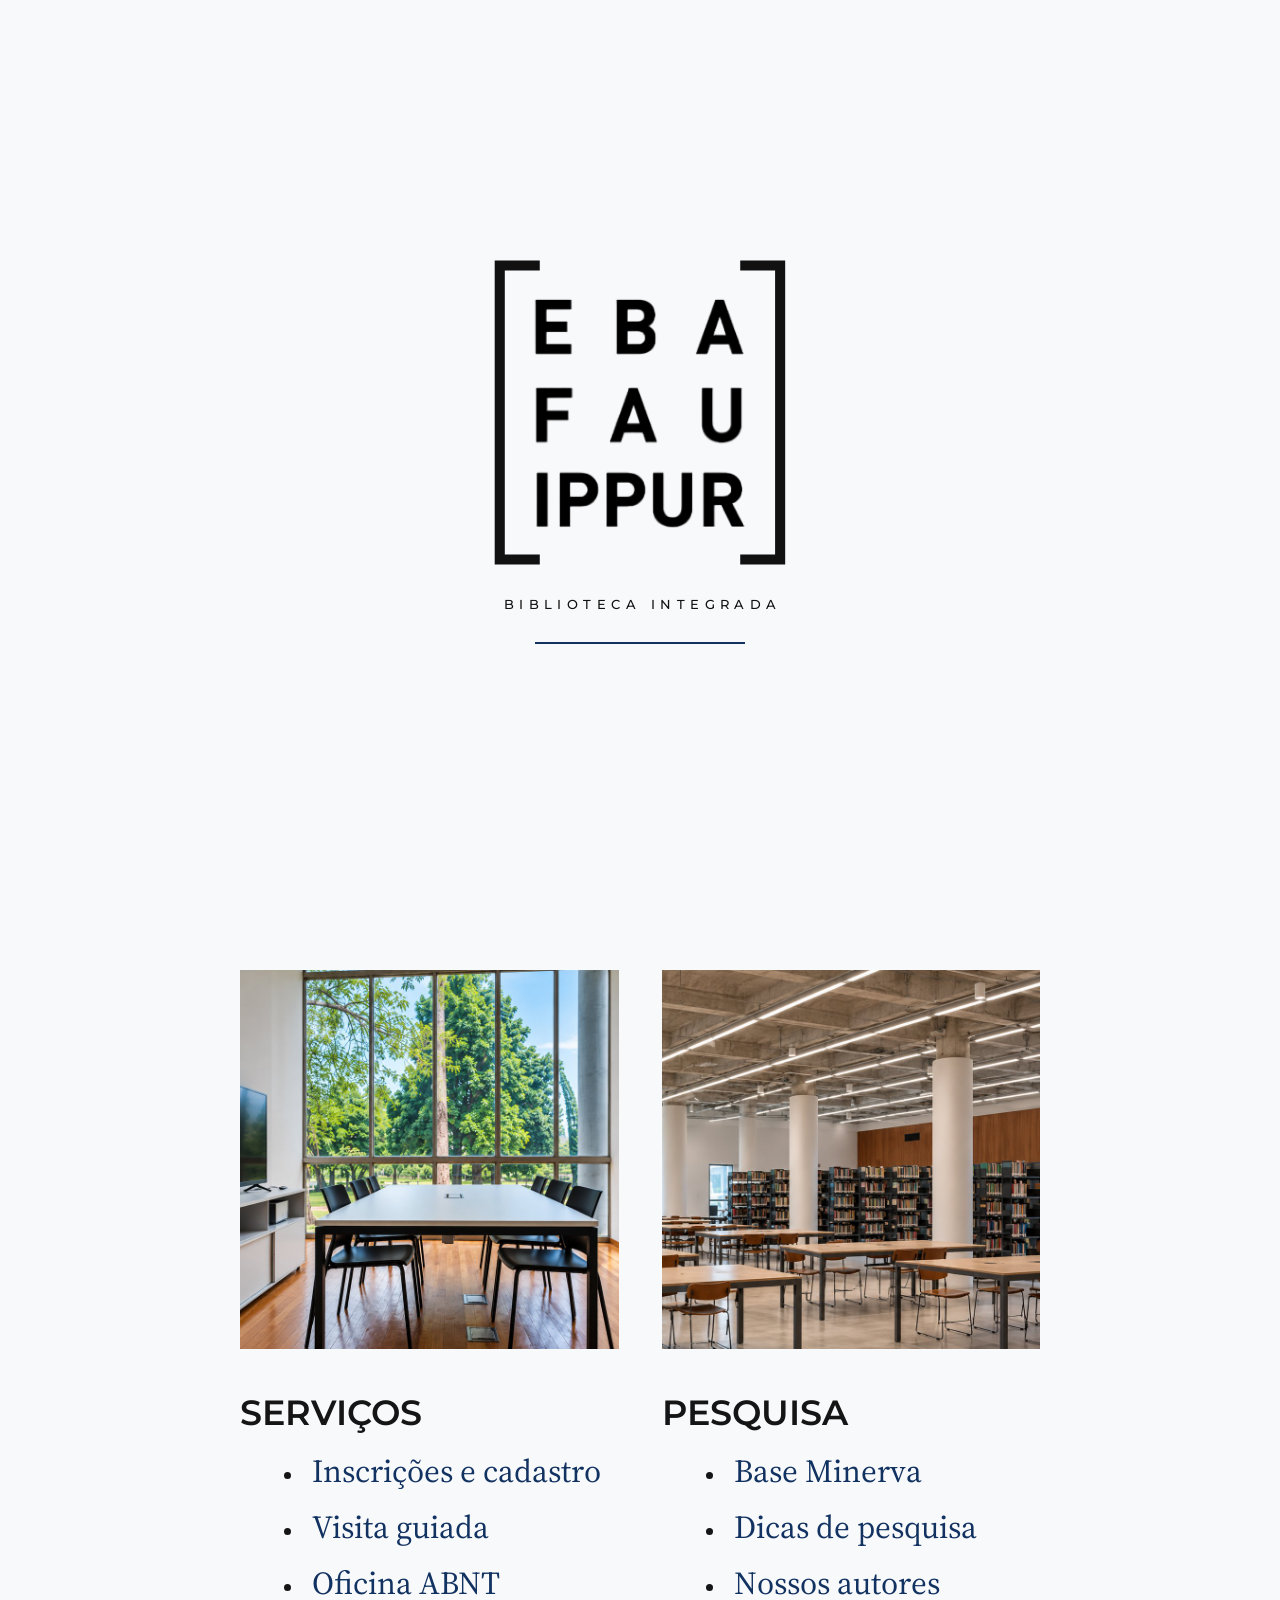
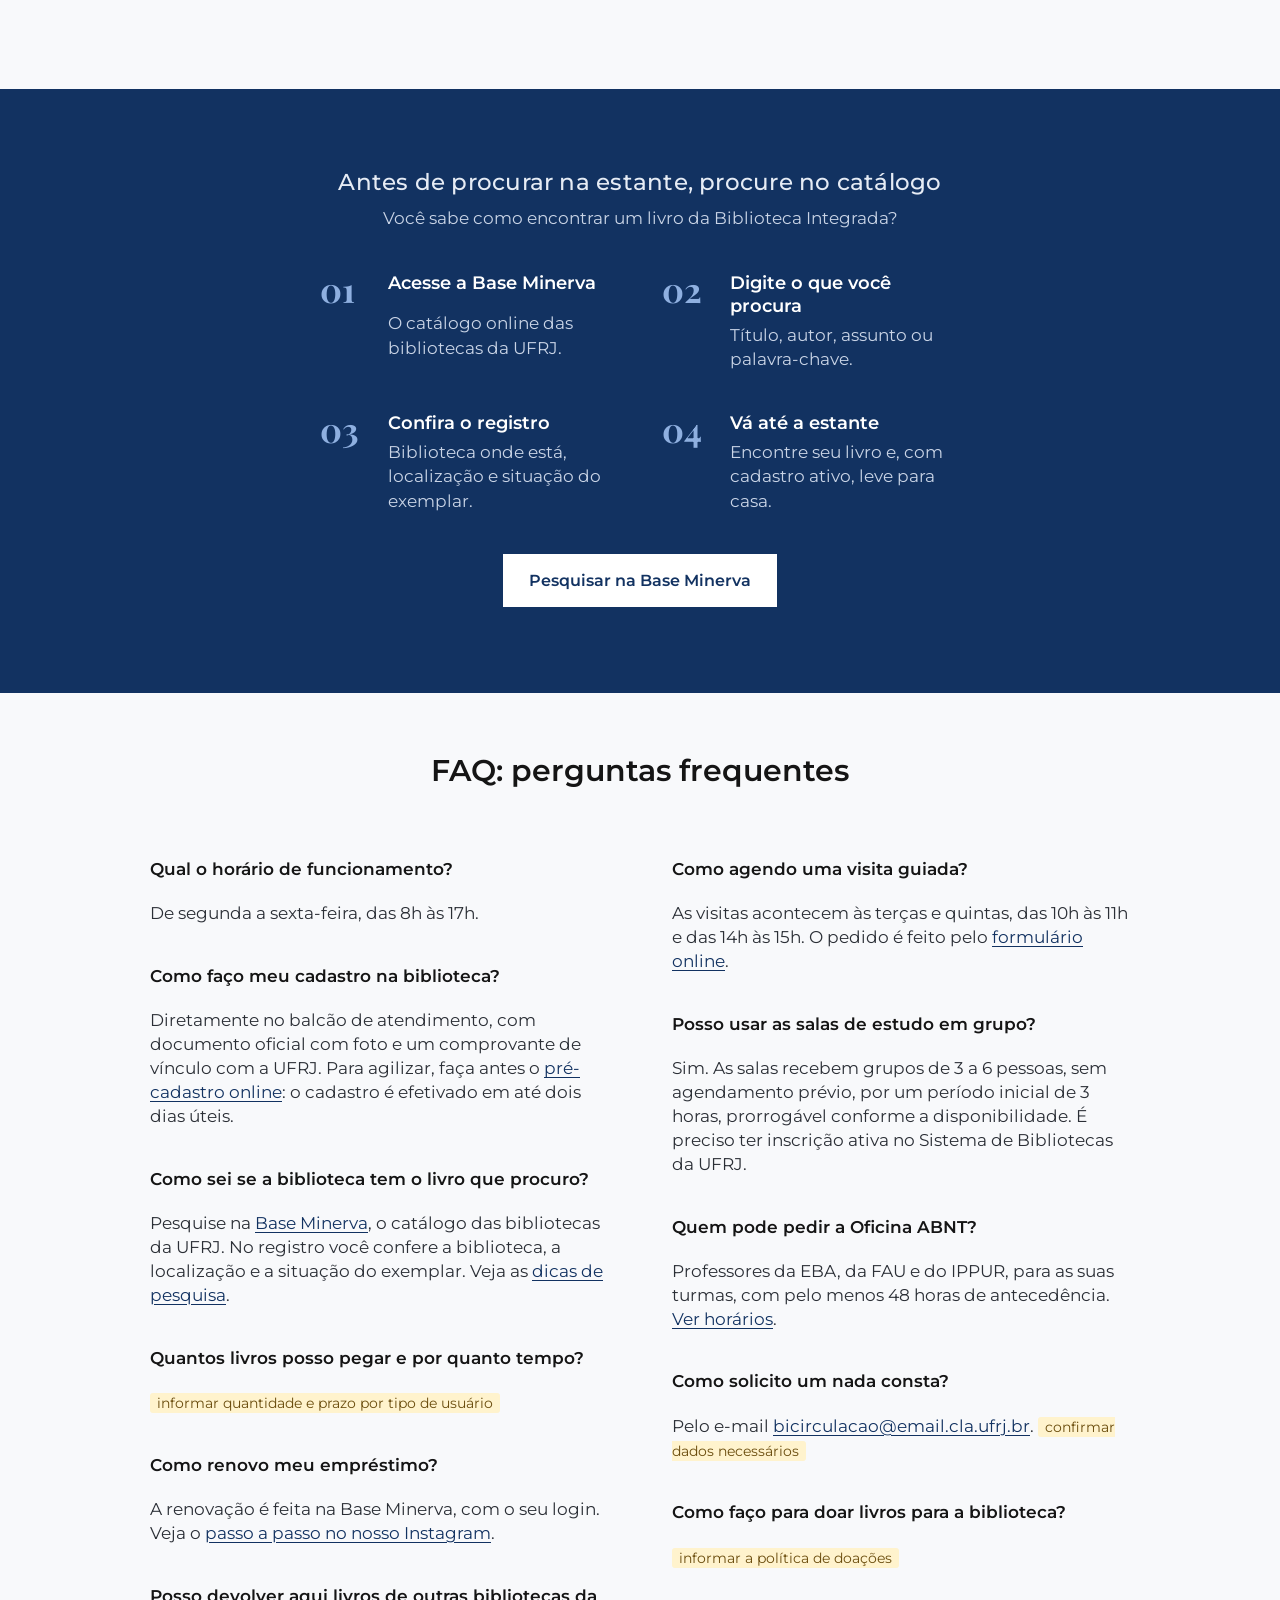
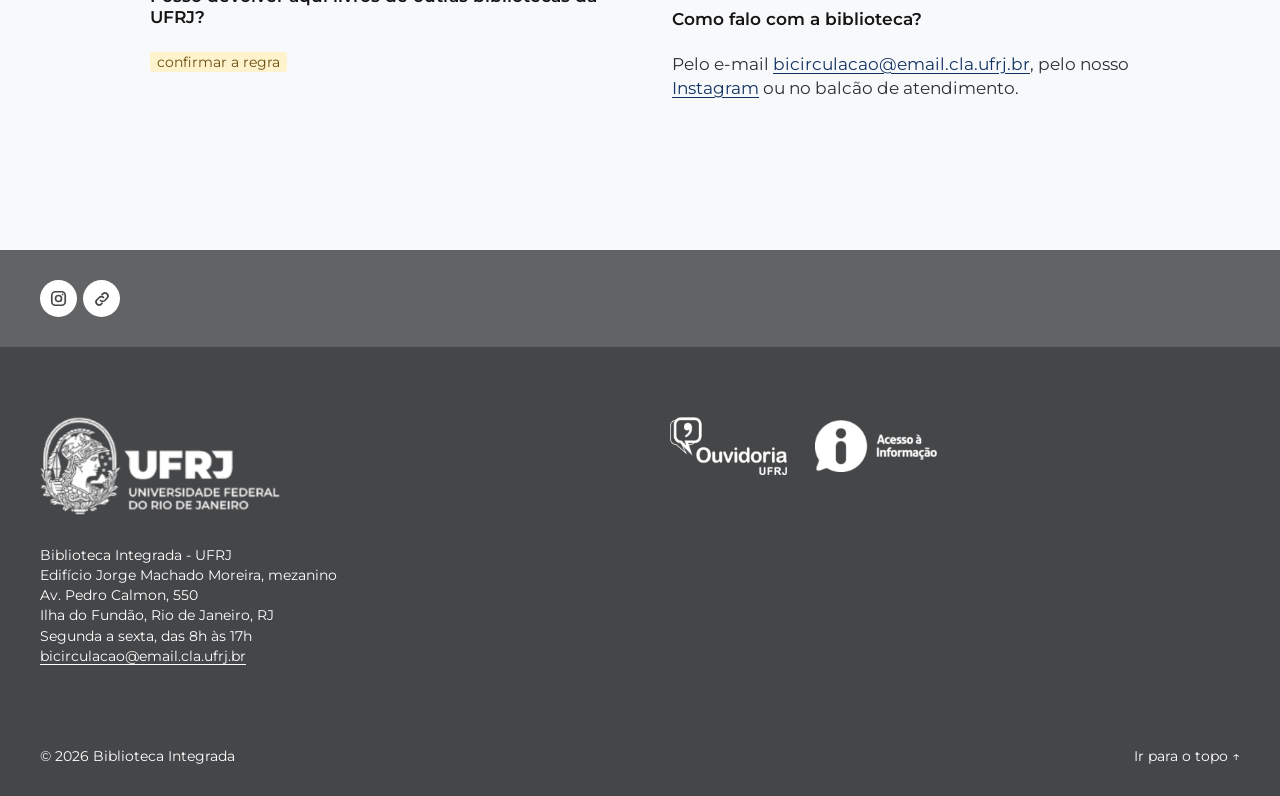
<file: versao-classica.html>
<!doctype html>
<html lang="pt-BR">
<head>
<meta charset="utf-8">
<meta name="viewport" content="width=device-width, initial-scale=1">
<meta name="robots" content="noindex, nofollow">
<title>Biblioteca Integrada | UFRJ</title>
<meta name="description" content="Acervo especializado em artes, arquitetura e urbanismo da EBA, FAU e IPPUR. Edifício Jorge Machado Moreira, Cidade Universitária.">
<meta name="theme-color" content="#123261">
<link rel="icon" type="image/png" href="logos/favicon.png">
<link rel="apple-touch-icon" href="logos/favicon.png">
<script>(function(){try{var n=performance.getEntriesByType("navigation")[0];var recarga=n&&n.type==="reload";var r=document.referrer;var interno=r&&r.indexOf(location.origin+location.pathname.replace(/[^/]*$/,""))===0;if(interno&&!recarga)document.documentElement.classList.add("sem-carga")}catch(e){}})()</script>
<link rel="canonical" href="https://levytikus.github.io/biblioteca-integrada/versao-classica.html">
<meta property="og:type" content="website">
<meta property="og:locale" content="pt_BR">
<meta property="og:site_name" content="Biblioteca Integrada UFRJ">
<meta property="og:title" content="Biblioteca Integrada | UFRJ">
<meta property="og:description" content="Acervo especializado em artes, arquitetura e urbanismo da EBA, FAU e IPPUR. Edifício Jorge Machado Moreira, Cidade Universitária.">
<meta property="og:url" content="https://levytikus.github.io/biblioteca-integrada/versao-classica.html">
<meta property="og:image" content="https://levytikus.github.io/biblioteca-integrada/og.jpg?v=3">
<meta property="og:image:secure_url" content="https://levytikus.github.io/biblioteca-integrada/og.jpg?v=3">
<meta property="og:image:type" content="image/jpeg">
<meta property="og:image:width" content="1200">
<meta property="og:image:height" content="630">
<meta property="og:image:alt" content="Biblioteca Integrada da UFRJ">
<meta name="twitter:card" content="summary_large_image">
<meta name="twitter:title" content="Biblioteca Integrada | UFRJ">
<meta name="twitter:description" content="Acervo especializado em artes, arquitetura e urbanismo da EBA, FAU e IPPUR. Edifício Jorge Machado Moreira, Cidade Universitária.">
<meta name="twitter:image" content="https://levytikus.github.io/biblioteca-integrada/og.jpg?v=3">
<link rel="preconnect" href="https://fonts.googleapis.com">
<link rel="preconnect" href="https://fonts.gstatic.com" crossorigin>
<link href="https://fonts.googleapis.com/css2?family=Montserrat:wght@400;500;600;700&family=Playfair+Display:wght@700&family=Source+Serif+4:opsz,wght@8..60,400&display=swap" rel="stylesheet">
<link rel="stylesheet" href="css/estilo.css?v=28">
</head>
<body id="topo">
<div class="carga v-traco" id="carga" aria-hidden="true"><div class="cj"><svg class="marca-bi" viewBox="0 0 1308 1367" aria-hidden="true"><path class="co co-e" d="M217 41.5H42.5V1323.5H217" pathLength="1"/><path class="co co-d" d="M1091 41.5H1265V1323.5H1091" pathLength="1"/><g class="ls"><image class="le" href="carga/l-E.png" x="195" y="187" width="163" height="243" style="--i:0;--r:0;--dx:-0.289;--dy:-0.274"/><image class="le" href="carga/l-B1.png" x="549" y="187" width="175" height="243" style="--i:1;--r:0;--dx:-0.013;--dy:-0.274"/><image class="le" href="carga/l-A1.png" x="894" y="187" width="214" height="243" style="--i:2;--r:0;--dx:0.265;--dy:-0.274"/><image class="le" href="carga/l-F.png" x="198" y="572" width="163" height="245" style="--i:3;--r:1;--dx:-0.286;--dy:0.008"/><image class="le" href="carga/l-A2.png" x="519" y="572" width="210" height="245" style="--i:4;--r:1;--dx:-0.023;--dy:0.008"/><image class="le" href="carga/l-U1.png" x="921" y="572" width="179" height="245" style="--i:5;--r:1;--dx:0.273;--dy:0.008"/><image class="le" href="carga/l-I.png" x="201" y="941" width="54" height="244" style="--i:6;--r:2;--dx:-0.326;--dy:0.278"/><image class="le" href="carga/l-P1.png" x="301" y="941" width="173" height="244" style="--i:7;--r:2;--dx:-0.204;--dy:0.278"/><image class="le" href="carga/l-P2.png" x="506" y="941" width="173" height="244" style="--i:8;--r:2;--dx:-0.047;--dy:0.278"/><image class="le" href="carga/l-U2.png" x="707" y="941" width="178" height="244" style="--i:9;--r:2;--dx:0.109;--dy:0.278"/><image class="le" href="carga/l-R.png" x="927" y="941" width="184" height="244" style="--i:10;--r:2;--dx:0.279;--dy:0.278"/></g></svg><p class="wm">Biblioteca Integrada</p><div class="barra"><i></i></div></div></div>
<a class="pular" href="#conteudo">Pular para o conteúdo</a>

<header class="cab">
  <div class="cab-in">
    <button class="busca-btn" id="abrirBusca" aria-label="Pesquisar no site"><svg width="26" height="26" viewBox="0 0 24 24" fill="none" stroke="currentColor" stroke-width="1.9" stroke-linecap="round"><circle cx="10.5" cy="10.5" r="7.2"/><path d="m20.6 20.6-4.9-4.9"/></svg></button>
    <a class="marca" href="index.html" aria-label="Biblioteca Integrada, página inicial">
      <img src="logos/ufrj-compacta.png" alt="UFRJ" width="556" height="277">
      <span class="nome">Biblioteca Integrada</span>
    </a>
    <button class="menu-btn" id="abrirMenu" aria-label="Abrir menu"><svg width="28" height="28" viewBox="0 0 24 24" fill="none" stroke="currentColor" stroke-width="1.6" stroke-linecap="round"><path d="M3.5 6.5h17M3.5 12h17M3.5 17.5h17"/></svg></button>
  </div>
</header>

<div class="menu" id="menu" aria-hidden="true" role="dialog" aria-label="Menu">
  <div class="menu-topo"><button data-fechar>Fechar menu <svg width="30" height="30" viewBox="0 0 24 24" fill="none" stroke="currentColor" stroke-width="1.5" stroke-linecap="round"><path d="M5 5l14 14M19 5 5 19"/></svg></button></div>
  <nav aria-label="Menu principal">
    <a href="index.html">Página Inicial</a>
    <a href="historia.html">A Biblioteca</a>
    <a href="servicos.html">Serviços</a>
    <a href="pesquisa.html">Dicas de pesquisa</a>
    <a href="normalizacao.html">Normalização e Oficina ABNT</a>
    <a href="acervo.html">Da Universidade para o Acervo</a>
    <a href="faq.html">FAQ</a>
    <a href="localizacao.html">Localização</a>
  </nav>
  <div class="redes">
    <a href="https://www.instagram.com/bibliotecaintegradaufrj/" target="_blank" rel="noopener" aria-label="Instagram"><svg width="22" height="22" viewBox="0 0 24 24" fill="none" stroke="currentColor" stroke-width="2.1"><rect x="3.5" y="3.5" width="17" height="17" rx="4.5"/><circle cx="12" cy="12" r="3.8"/><circle cx="17.2" cy="6.8" r="1.15" fill="currentColor" stroke="none"/></svg></a>
    <a href="https://linktr.ee/bi.ufrj" target="_blank" rel="noopener" aria-label="Todos os links"><svg width="21" height="21" viewBox="0 0 24 24" fill="none" stroke="currentColor" stroke-width="2.3" stroke-linecap="round"><path d="M10 14a4 4 0 0 0 5.7 0l3-3a4 4 0 0 0-5.7-5.7l-1 1"/><path d="M14 10a4 4 0 0 0-5.7 0l-3 3a4 4 0 0 0 5.7 5.7l1-1"/></svg></a>
  </div>
</div>

<div class="busca" id="busca" aria-hidden="true" role="dialog" aria-label="Pesquisar">
  <button class="fechar" data-fechar>Fechar pesquisa <svg width="30" height="30" viewBox="0 0 24 24" fill="none" stroke="currentColor" stroke-width="1.5" stroke-linecap="round"><path d="M5 5l14 14M19 5 5 19"/></svg></button>
  <form class="busca-site" action="#" role="search" autocomplete="off">
    <label for="q">Pesquisar no site</label>
    <div class="campo">
      <input id="q" name="q" type="search" placeholder="Serviços, horários, normas, autores…" autocomplete="off" aria-controls="resultados">
      <button class="enviar" type="submit" aria-label="Buscar"><svg width="26" height="26" viewBox="0 0 24 24" fill="none" stroke="currentColor" stroke-width="1.9" stroke-linecap="round"><circle cx="10.5" cy="10.5" r="7.2"/><path d="m20.6 20.6-4.9-4.9"/></svg></button>
    </div>
    <div class="resultados" id="resultados" aria-live="polite"></div>
    <p class="minerva-dica">Procurando um livro? <a id="linkMinerva" href="https://minerva.ufrj.br/F" target="_blank" rel="noopener">Pesquise no catálogo da Base Minerva</a></p>
  </form>
</div>

<main id="conteudo">

<section class="capa" aria-label="Biblioteca Integrada">
  <img src="img/capa.jpg?v=13" alt="Salão de leitura da Biblioteca Integrada" style="object-position:50% 45%">
  <span class="escuro" aria-hidden="true"></span>
  <span class="credito" hidden>Foto: Fábio Caffe (SGCOM/UFRJ)</span>
  <div class="tit">
    <h1>Biblioteca Integrada</h1>
    <a class="desce" href="#servicos" aria-label="Deslizar para baixo"><svg width="28" height="28" viewBox="0 0 24 24" fill="none" stroke="currentColor" stroke-width="2.2" stroke-linecap="round" stroke-linejoin="round"><path d="m6 9 6 6 6-6"/></svg></a>
  </div>
</section>

<div class="inicio">
  <div class="dupla">
    <section class="cartao" id="servicos">
      <img class="foto" src="img/servicos.jpg?v=7" alt="Sala de estudo em grupo da Biblioteca Integrada" width="800" height="800" loading="lazy">
      <h2>Serviços</h2>
      <ul class="lista">
        <li><a href="servicos.html#cadastro">Inscrições e cadastro</a></li>
        <li><a href="servicos.html#visita">Visita guiada</a></li>
        <li><a href="normalizacao.html">Oficina ABNT</a></li>
      </ul>
    </section>
    <section class="cartao" id="pesquisa">
      <img class="foto" src="img/pesquisa.jpg?v=8" alt="Salão de leitura e acervo da Biblioteca Integrada" width="800" height="800" loading="lazy">
      <h2>Pesquisa</h2>
      <ul class="lista">
        <li><a href="https://minerva.ufrj.br/F" target="_blank" rel="noopener">Base Minerva</a></li>
        <li><a href="pesquisa.html">Dicas de pesquisa</a></li>
        <li><a href="acervo.html">Nossos autores</a></li>
      </ul>
    </section>
  </div>
</div>

<section class="passos" aria-labelledby="t-passos">
  <h2 id="t-passos">Antes de procurar na estante, procure no catálogo</h2>
  <p class="sub">Você sabe como encontrar um livro da Biblioteca Integrada?</p>
  <ol>
    <li><b>Acesse a Base Minerva</b><span>O catálogo online das bibliotecas da UFRJ.</span></li>
    <li><b>Digite o que você procura</b><span>Título, autor, assunto ou palavra-chave.</span></li>
    <li><b>Confira o registro</b><span>Biblioteca onde está, localização e situação do exemplar.</span></li>
    <li><b>Vá até a estante</b><span>Encontre seu livro e, com cadastro ativo, leve para casa.</span></li>
  </ol>
  <div class="acao"><a class="botao" href="https://minerva.ufrj.br/F" target="_blank" rel="noopener">Pesquisar na Base Minerva</a></div>
</section>

<section class="faq" id="faq">
  <h2>FAQ: perguntas frequentes</h2>
  <div class="itens">
      <div class="item">
        <h3>Qual o horário de funcionamento?</h3>
        <p>De segunda a sexta-feira, das 8h às 17h.</p>
      </div>
      <div class="item">
        <h3>Como faço meu cadastro na biblioteca?</h3>
        <p>Diretamente no balcão de atendimento, com documento oficial com foto e um comprovante de vínculo com a UFRJ. Para agilizar, faça antes o <a href="https://forms.gle/aZsZdLqc8YbwFpTy5" target="_blank" rel="noopener">pré-cadastro online</a>: o cadastro é efetivado em até dois dias úteis.</p>
      </div>
      <div class="item">
        <h3>Como sei se a biblioteca tem o livro que procuro?</h3>
        <p>Pesquise na <a href="https://minerva.ufrj.br/F" target="_blank" rel="noopener">Base Minerva</a>, o catálogo das bibliotecas da UFRJ. No registro você confere a biblioteca, a localização e a situação do exemplar. Veja as <a href="pesquisa.html">dicas de pesquisa</a>.</p>
      </div>
      <div class="item">
        <h3>Quantos livros posso pegar e por quanto tempo?</h3>
        <p><span class="pendente">informar quantidade e prazo por tipo de usuário</span></p>
      </div>
      <div class="item">
        <h3>Como renovo meu empréstimo?</h3>
        <p>A renovação é feita na Base Minerva, com o seu login. Veja o <a href="https://www.instagram.com/p/DA3o01MOse1/" target="_blank" rel="noopener">passo a passo no nosso Instagram</a>.</p>
      </div>
      <div class="item">
        <h3>Posso devolver aqui livros de outras bibliotecas da UFRJ?</h3>
        <p><span class="pendente">confirmar a regra</span></p>
      </div>
      <div class="item">
        <h3>Como agendo uma visita guiada?</h3>
        <p>As visitas acontecem às terças e quintas, das 10h às 11h e das 14h às 15h. O pedido é feito pelo <a href="https://calendar.app.google/ryWxW36HFo3BbJdV9" target="_blank" rel="noopener">formulário online</a>.</p>
      </div>
      <div class="item">
        <h3>Posso usar as salas de estudo em grupo?</h3>
        <p>Sim. As salas recebem grupos de 3 a 6 pessoas, sem agendamento prévio, por um período inicial de 3 horas, prorrogável conforme a disponibilidade. É preciso ter inscrição ativa no Sistema de Bibliotecas da UFRJ.</p>
      </div>
      <div class="item">
        <h3>Quem pode pedir a Oficina ABNT?</h3>
        <p>Professores da EBA, da FAU e do IPPUR, para as suas turmas, com pelo menos 48 horas de antecedência. <a href="normalizacao.html">Ver horários</a>.</p>
      </div>
      <div class="item">
        <h3>Como solicito um nada consta?</h3>
        <p>Pelo e-mail <a href="mailto:bicirculacao@email.cla.ufrj.br">bicirculacao@email.cla.ufrj.br</a>. <span class="pendente">confirmar dados necessários</span></p>
      </div>
      <div class="item">
        <h3>Como faço para doar livros para a biblioteca?</h3>
        <p><span class="pendente">informar a política de doações</span></p>
      </div>
      <div class="item">
        <h3>Como falo com a biblioteca?</h3>
        <p>Pelo e-mail <a href="mailto:bicirculacao@email.cla.ufrj.br">bicirculacao@email.cla.ufrj.br</a>, pelo nosso <a href="https://www.instagram.com/bibliotecaintegradaufrj/" target="_blank" rel="noopener">Instagram</a> ou no balcão de atendimento.</p>
      </div>
  </div>
</section>
</main>

<div class="faixa">
  <div class="in">
    <a href="https://www.instagram.com/bibliotecaintegradaufrj/" target="_blank" rel="noopener" aria-label="Instagram"><svg width="19" height="19" viewBox="0 0 24 24" fill="none" stroke="currentColor" stroke-width="2.1"><rect x="3.5" y="3.5" width="17" height="17" rx="4.5"/><circle cx="12" cy="12" r="3.8"/><circle cx="17.2" cy="6.8" r="1.15" fill="currentColor" stroke="none"/></svg></a>
    <a href="https://linktr.ee/bi.ufrj" target="_blank" rel="noopener" aria-label="Todos os links"><svg width="18" height="18" viewBox="0 0 24 24" fill="none" stroke="currentColor" stroke-width="2.3" stroke-linecap="round"><path d="M10 14a4 4 0 0 0 5.7 0l3-3a4 4 0 0 0-5.7-5.7l-1 1"/><path d="M14 10a4 4 0 0 0-5.7 0l-3 3a4 4 0 0 0 5.7 5.7l1-1"/></svg></a>
  </div>
</div>
<footer class="rod">
  <div class="in">
    <div class="grade">
      <div>
        <a class="ufrj" href="https://ufrj.br/" target="_blank" rel="noopener"><img src="logos/ufrj-completa.png" alt="UFRJ, Universidade Federal do Rio de Janeiro" width="684" height="277"></a>
        <address>
          Biblioteca Integrada - UFRJ<br>
          Edifício Jorge Machado Moreira, mezanino<br>
          Av. Pedro Calmon, 550<br>
          Ilha do Fundão, Rio de Janeiro, RJ<br>
          Segunda a sexta, das 8h às 17h<br>
          <a href="mailto:bicirculacao@email.cla.ufrj.br">bicirculacao@email.cla.ufrj.br</a>
        </address>
      </div>
      <div class="selos">
        <a href="http://www.ouvidoria.ufrj.br" target="_blank" rel="noopener"><img class="ouv" src="logos/ouvidoria.png" alt="Ouvidoria UFRJ" width="338" height="167"></a>
        <a href="https://www.gov.br/acessoainformacao/pt-br" target="_blank" rel="noopener"><img class="lai" src="logos/acesso.png" alt="Acesso à Informação" width="338" height="145"></a>
      </div>
    </div>
    <div class="base">
      <span>© 2026 Biblioteca Integrada</span>
      <a href="#topo">Ir para o topo ↑</a>
    </div>
  </div>
</footer>

<div vw class="enabled">
  <div vw-access-button class="active"></div>
  <div vw-plugin-wrapper><div class="vw-plugin-top-wrapper"></div></div>
</div>
<script src="https://vlibras.gov.br/app/vlibras-plugin.js"></script>
<script>try{new window.VLibras.Widget('https://vlibras.gov.br/app');}catch(e){}</script>
<script>document.documentElement.classList.add("js-ic")</script>
<script src="js/site.js?v=24"></script>
</body>
</html>
</file>
<file: css/estilo.css>
/* Biblioteca Integrada UFRJ, prévia
   Medidas tiradas do padrão visual dos sites da UFRJ (celular e computador) */

:root{
  --azul:#123261;
  --fundo:#f8f9fb;
  --texto:#151515;
  --texto-2:#2b2f36;
  --rodape:#454648;
  --faixa:#626365;
  --sans:"Montserrat", system-ui, sans-serif;
  --serif:"Source Serif 4", Georgia, serif;
  --titulo:"Playfair Display", Georgia, serif;
  --cab:96px;
}
@media (min-width:768px){:root{--cab:88px}}

*{box-sizing:border-box}
html{scroll-behavior:smooth;scroll-padding-top:calc(var(--cab) + 16px)}
body{margin:0;background:var(--fundo);color:var(--texto);font-family:var(--sans);font-size:17px;line-height:1.5;-webkit-font-smoothing:antialiased;text-rendering:optimizeLegibility}
img{max-width:100%;display:block}
a{color:var(--azul)}
[hidden]{display:none!important}
.pular{position:absolute;left:-999px;top:0;background:#fff;color:var(--azul);padding:10px 16px;z-index:300;font-weight:600}
.pular:focus{left:10px;top:10px}

/* ---------- Cabeçalho ---------- */
.cab{position:sticky;top:0;z-index:50;background:var(--azul);box-shadow:0 3px 8px rgba(0,0,0,.22)}
.cab-in{height:var(--cab);padding:0 14px;display:grid;grid-template-columns:56px 1fr 56px;align-items:center}
.cab button{background:none;border:0;color:#fff;cursor:pointer;width:48px;height:48px;display:grid;place-items:center;padding:0}
.cab .busca-btn{justify-self:start}
.cab .menu-btn{justify-self:end}
.marca{justify-self:center;display:flex;align-items:center;gap:36px;color:#fff;text-decoration:none}
.marca img{height:50px;width:auto}
.marca .nome{display:none;font-size:16.5px;font-weight:500;letter-spacing:.02em;text-transform:uppercase;white-space:nowrap}
@media (min-width:768px){
  .cab-in{padding:0 30px;grid-template-columns:60px 1fr 60px}
  .marca img{height:48px}
  .marca .nome{display:block}
}

/* ---------- Menu ---------- */
.menu{position:fixed;inset:0;z-index:120;background:#fff;display:none;flex-direction:column;overflow:auto}
.menu.aberto{display:flex}
.menu-topo{display:flex;justify-content:flex-end;padding:56px 24px 44px}
.menu-topo button{background:none;border:0;cursor:pointer;display:flex;align-items:center;gap:18px;font-family:var(--sans);font-size:15px;letter-spacing:.05em;text-transform:uppercase;color:#222}
.menu nav{border-top:1px solid var(--azul)}
.menu nav a{display:block;border-bottom:1px solid var(--azul);padding:17px 28px;text-decoration:none;color:var(--azul);font-weight:600;font-size:17.5px;line-height:1.5}
.menu nav a:hover{background:#f1f4f9}
.menu .redes{margin:auto auto 0;padding:56px 0 44px;display:flex;gap:10px;justify-content:center}
.menu .redes a{width:47px;height:47px;border-radius:50%;background:var(--azul);color:#fff;display:grid;place-items:center}
@media (min-width:768px){.menu nav{max-width:720px;width:100%;margin:0 auto;border-top:1px solid var(--azul)}}

/* ---------- Busca ---------- */
.busca{position:fixed;inset:0;z-index:120;background:rgba(18,50,97,.97);display:none;align-items:center;justify-content:center;padding:24px}
.busca.aberto{display:flex}
.busca form{width:min(720px,100%)}
.busca label{display:block;color:#cfd8e6;font-size:13px;letter-spacing:.12em;text-transform:uppercase;margin-bottom:12px}
.busca .campo{display:flex;border-bottom:2px solid #fff}
.busca input{flex:1;min-width:0;background:transparent;border:0;color:#fff;font-family:var(--sans);font-size:clamp(20px,4vw,30px);padding:10px 0;outline:none}
.busca input::placeholder{color:#9fb0c9}
.busca .enviar{background:none;border:0;color:#fff;cursor:pointer}
.busca .fechar{position:absolute;top:30px;right:24px;background:none;border:0;color:#fff;cursor:pointer;font-family:var(--sans);font-size:14px;letter-spacing:.05em;text-transform:uppercase;display:flex;gap:14px;align-items:center}

/* ---------- Capa ---------- */
.capa{position:relative;height:calc(100svh - var(--cab));min-height:480px;overflow:hidden;display:flex;align-items:flex-end;justify-content:center;background:#222}
.capa img{position:absolute;inset:0;width:100%;height:100%;object-fit:cover;will-change:transform}
.capa::after{content:"";position:absolute;inset:0;z-index:1;background:linear-gradient(to bottom,rgba(0,0,0,0) 50%,rgba(0,0,0,.45) 100%);pointer-events:none}
.capa .escuro{position:absolute;inset:0;z-index:1;background:#000;opacity:0;pointer-events:none}
.capa .credito{position:absolute;right:12px;top:10px;z-index:2;color:#fff;font-size:11px;opacity:.85;text-shadow:0 1px 3px rgba(0,0,0,.7)}
.capa .tit{position:relative;z-index:2;text-align:center;color:#fff;padding:0 20px 26px}
.capa h1{font-family:var(--titulo);font-weight:700;font-size:clamp(30px,calc(1.75vw + 23px),46px);line-height:1.1;margin:0 0 12px;text-shadow:0 2px 14px rgba(0,0,0,.35)}
.capa .desce{color:#fff;display:inline-block}

/* ---------- Página inicial: Serviços e Pesquisa ---------- */
.inicio{padding:64px 0 24px}
.dupla{width:72%;max-width:520px;margin:0 auto;display:grid;gap:56px}
.cartao .foto{width:100%;height:auto;aspect-ratio:1/1;object-fit:cover}
.cartao .foto.pb{filter:grayscale(1) contrast(1.05)}
.cartao h2{font-family:var(--sans);font-weight:700;font-size:40px;line-height:1.15;text-transform:uppercase;margin:34px 0 18px}
.lista{margin:0;padding:0 0 0 38px;font-family:var(--serif);font-size:30px;line-height:1.3}
.lista li{margin:0 0 12px}
.lista li::marker{font-size:.6em;color:var(--texto)}
.lista li{padding-left:8px}
.lista a{color:var(--azul);text-decoration:none}
.lista a:hover{text-decoration:underline;text-underline-offset:5px}
@media (min-width:768px){
  .inicio{padding:70px 0 30px}
  .dupla{width:auto;max-width:800px;padding:0 24px;grid-template-columns:1fr 1fr;gap:43px;align-items:start;box-sizing:content-box}
  .cartao h2{font-size:35px;font-weight:600;margin:44px 0 18px}
  .lista{font-size:32px;line-height:1.25;padding-left:64px}
  .lista li{margin:0 0 16px}
}

/* ---------- FAQ ---------- */
.faq{padding:60px 22px 90px}
.faq h2{font-family:var(--sans);font-weight:600;font-size:36px;line-height:1.2;text-align:center;margin:0 0 30px}
.faq .itens{max-width:640px;margin:0 auto}
.faq .item{break-inside:avoid;padding:0 0 32px}
.faq h3{font-family:var(--sans);font-weight:600;font-size:19px;line-height:1.3;margin:0 0 18px}
.faq p{font-size:18.5px;line-height:1.45;margin:0;color:var(--texto-2)}
.faq a{text-decoration:underline;text-underline-offset:3px}
@media (min-width:768px){
  .faq{padding:60px 24px 110px}
  .faq h2{font-size:30px;font-weight:600;margin:0 0 70px}
  .faq .itens{columns:2;column-gap:44px}
  .faq .item{padding:0 0 40px}
  .faq h3{font-size:16.5px;line-height:1.28;margin:0 0 22px}
  .faq p{font-size:16.5px;line-height:1.45}
}
.pendente{background:#fff3cd;color:#6b4d0e;font-size:.85em;padding:1px 7px;border-radius:3px;text-decoration:none}

/* ---------- Páginas internas ---------- */
.pagina{padding:56px 22px 90px}
.pagina .in{max-width:680px;margin:0 auto}
.pagina h1{font-family:var(--sans);font-weight:600;font-size:34px;line-height:1.2;text-align:center;margin:0 0 36px}
.pagina h2{font-family:var(--sans);font-weight:600;font-size:21px;margin:36px 0 12px}
.pagina p{font-size:17.5px;line-height:1.6;margin:0 0 16px;color:var(--texto-2)}
.pagina .foto{width:100%;height:auto;aspect-ratio:3/2;object-fit:cover;margin:0 0 30px}
.numeros{display:grid;grid-template-columns:repeat(3,1fr);gap:12px;margin:0 0 32px}
.numero{background:#fff;border-top:4px solid var(--azul);padding:18px 16px}
.numero b{display:block;font-size:30px;font-weight:700;color:var(--azul);line-height:1.1}
.numero span{display:block;font-size:14px;color:#555b65;line-height:1.35;margin-top:6px}
.horarios{display:grid;gap:12px;margin:8px 0 24px}
.horario{border-left:4px solid var(--azul);background:#fff;padding:16px 20px}
.horario b{display:block;font-size:18px;color:var(--azul)}
.horario span{color:#555b65;font-size:15.5px}
.aviso{background:#fff;border:1px solid #d9dee6;padding:14px 18px;font-size:15.5px;margin:0 0 24px}
.botao{display:inline-block;background:var(--azul);color:#fff;text-decoration:none;font-weight:600;font-size:15.5px;padding:15px 26px}
.botao:hover{filter:brightness(1.25)}
.mapa{width:100%;aspect-ratio:4/3;border:0;background:#e7ebf1;margin-top:10px}
@media (max-width:560px){.numeros{grid-template-columns:1fr}.pagina h1{font-size:30px}}

/* ---------- Rodapé ---------- */
.faixa{background:var(--faixa)}
.faixa .in{padding:30px 18px;display:flex;gap:6px}
.faixa a{width:37px;height:37px;border-radius:50%;background:#fff;color:var(--rodape);display:grid;place-items:center}
.faixa a:hover{background:#e6e9ee}
.rod{background:var(--rodape);color:#fff}
.rod .in{padding:54px 22px 30px}
.rod .grade{display:grid;gap:40px}
.rod .ufrj img{width:240px;max-width:72%;height:auto}
.rod .selos img{height:auto}
.rod address{font-style:normal;font-size:14.5px;line-height:1.5;margin:30px 0 0}
.rod .selos{display:flex;flex-wrap:wrap;gap:28px;align-items:center;align-self:start}
.rod .selos img{width:auto}
.rod .selos .ouv{height:58px}
.rod .selos .lai{height:52px}
.rod .base{display:flex;justify-content:space-between;align-items:flex-start;gap:20px;margin-top:56px;font-size:14px}
.rod .base a{color:#fff;text-decoration:none;white-space:nowrap}
@media (min-width:768px){
  .faixa .in,.rod .in{padding-left:40px;padding-right:40px}
  .rod .in{padding-top:70px}
  .rod .grade{grid-template-columns:1fr 1fr;gap:60px}
  .rod address{font-size:13.5px}
  .rod .base{font-size:13.5px;margin-top:80px}
}

/* ---------- Logo da Biblioteca Integrada (vetor) ---------- */
.logo-bi{display:block;width:min(300px,78%);height:auto;margin:0 auto 34px;color:var(--texto)}
.logo-bi text{font-family:var(--sans)}

/* ---------- Como encontrar um livro (inicial) ---------- */
.passos{padding:30px 22px 20px}
.passos h2{font-family:var(--sans);font-weight:600;font-size:30px;line-height:1.2;text-align:center;margin:0 0 10px}
.passos .sub{text-align:center;color:var(--texto-2);font-size:17px;margin:0 auto 40px;max-width:520px}
.passos ol{list-style:none;margin:0 auto;padding:0;max-width:640px;display:grid;gap:30px;counter-reset:p}
.passos li{counter-increment:p;display:grid;grid-template-columns:52px 1fr;gap:4px 16px;align-items:start}
.passos li::before{content:counter(p,decimal-leading-zero);grid-row:span 2;font-family:var(--titulo);font-weight:700;font-size:34px;line-height:1;color:var(--azul)}
.passos li b{font-size:18px;font-weight:600;line-height:1.3}
.passos li span{font-size:16.5px;line-height:1.5;color:var(--texto-2)}
.passos .acao{text-align:center;margin-top:40px}
@media (min-width:768px){
  .passos{padding:50px 24px 30px}
  .passos ol{grid-template-columns:1fr 1fr;gap:40px 44px}
}

/* ---------- Linha do tempo ---------- */
.tempo{list-style:none;margin:10px 0 36px;padding:0 0 0 26px;border-left:2px solid var(--azul)}
.tempo li{position:relative;padding:0 0 26px}
.tempo li::before{content:"";position:absolute;left:-33px;top:7px;width:12px;height:12px;border-radius:50%;background:var(--fundo);border:2px solid var(--azul)}
.tempo b{display:block;font-family:var(--titulo);font-weight:700;font-size:22px;color:var(--azul);line-height:1.2;margin-bottom:4px}
.tempo span{font-size:17px;line-height:1.55;color:var(--texto-2)}
.areas{display:flex;flex-wrap:wrap;gap:8px;margin:6px 0 30px;padding:0;list-style:none}
.areas li{border:1px solid var(--azul);color:var(--azul);font-size:14.5px;font-weight:500;padding:6px 14px}
.frase{font-family:var(--titulo);font-weight:700;font-size:24px;line-height:1.35;text-align:center;color:var(--texto);margin:40px 0 0;padding:30px 0 0;border-top:1px solid #d9dee6}

/* ---------- Passos numerados nas páginas ---------- */
.lista-num{margin:0 0 20px;padding-left:22px}
.lista-num li{font-size:17.5px;line-height:1.6;color:var(--texto-2);margin-bottom:6px}
.destaque{background:#fff;border-left:4px solid var(--azul);padding:18px 22px;margin:8px 0 26px}
.destaque p{margin:0}

/* ---------- Da Universidade para o Acervo ---------- */
.serie{margin:56px 0 0}
.serie .rotulo{display:inline-block;background:#3a3b3d;color:#fff;font-size:14px;font-weight:500;letter-spacing:.08em;padding:9px 20px;margin-bottom:18px}
.serie h2{font-family:var(--titulo);font-weight:700;font-size:30px;text-transform:uppercase;letter-spacing:.01em;margin:0 0 14px;color:var(--texto)}
.serie .bio{font-size:17px}
.livros{display:grid;gap:14px;margin-top:22px}
.livro{display:grid;grid-template-columns:44px 1fr;gap:0 16px;background:#fff;padding:20px 20px 20px 0;text-decoration:none;color:inherit;border:1px solid #e3e6eb;transition:border-color .2s,box-shadow .2s}
.livro:hover{border-color:var(--azul);box-shadow:0 4px 14px rgba(18,50,97,.08)}
.livro .lombada{grid-row:span 3;background:linear-gradient(90deg,#2d2e30,#5a5b5e);margin:-20px 0}
.livro b{font-family:var(--titulo);font-weight:700;font-size:16.5px;line-height:1.3;text-transform:uppercase;color:var(--texto)}
.livro i{font-style:normal;font-size:14.5px;color:#5a606a;margin:6px 0 8px;display:block}
.livro span{font-size:15.5px;line-height:1.5;color:var(--texto-2)}
.livro em{font-style:normal;font-size:13.5px;font-weight:600;color:var(--azul);margin-top:10px;display:block}
@media (min-width:768px){.livros{grid-template-columns:1fr 1fr}}
.indice{display:flex;flex-wrap:wrap;gap:10px;justify-content:center;margin:0 0 10px}
.indice a{border:1px solid var(--azul);color:var(--azul);text-decoration:none;font-weight:600;font-size:14.5px;padding:8px 18px}
.indice a:hover{background:var(--azul);color:#fff}

/* ---------- Complementos ---------- */
.exemplo{display:inline-block;background:#e3e6eb;color:var(--texto);font-weight:600;font-size:16px;padding:7px 14px;margin:4px 6px 4px 0}
.dicas{display:grid;gap:14px;margin:8px 0 30px}
.dica{background:#fff;border:1px solid #e3e6eb;padding:22px 22px 18px}
.dica small{display:block;font-size:12.5px;font-weight:600;letter-spacing:.12em;text-transform:uppercase;color:#5a606a;margin-bottom:6px}
.dica h3{font-family:var(--sans);font-weight:600;font-size:19px;margin:0 0 10px}
.dica p{font-size:16.5px;margin:0 0 8px}
.medidas{display:grid;grid-template-columns:repeat(2,1fr);gap:10px;margin:6px 0 26px}
.medida{background:#fff;border-top:3px solid var(--azul);padding:14px 16px}
.medida span{display:block;font-size:14px;color:#5a606a}
.medida b{font-size:20px;color:var(--azul)}
.cuidados{list-style:none;padding:0;margin:6px 0 30px;display:grid;gap:10px}
.cuidados li{background:#fff;border-left:4px solid var(--azul);padding:14px 18px;font-size:16.5px;line-height:1.5;color:var(--texto-2)}
.cuidados b{color:var(--texto)}
.secao{padding-top:20px;margin-top:40px;border-top:1px solid #d9dee6}
.secao:first-of-type{border-top:0;margin-top:0;padding-top:0}
.pagina h2.grande{font-size:26px;margin-top:0}
@media (min-width:768px){.dicas{grid-template-columns:1fr 1fr}.medidas{grid-template-columns:repeat(4,1fr)}}

.rod address a{color:#fff;text-decoration:underline;text-underline-offset:3px}

.livro .lombada{grid-row:1 / span 4;grid-column:1}
.livro b,.livro i,.livro span:not(.lombada),.livro em{grid-column:2}

/* ---------- Tela de carregamento (Traço) ---------- */
.carga{position:fixed;inset:0;z-index:200;background:var(--fundo);display:grid;place-items:center}
.carga .cj{width:min(52vw,300px);display:flex;flex-direction:column;align-items:center}
.carga .marca-bi{width:100%;height:auto;display:block;overflow:visible}
.carga .co{fill:none;stroke:#111;stroke-width:44;stroke-linejoin:miter;stroke-linecap:butt;stroke-dasharray:1;stroke-dashoffset:1}
.carga .le{transform-box:fill-box;transform-origin:center;opacity:0;transform:translateY(14%)}
.carga .wm{margin:9% 0 0;font:500 clamp(10px,2.8vw,13px) var(--sans);letter-spacing:.42em;padding-left:.42em;text-transform:uppercase;color:#111;white-space:nowrap;opacity:0;transform:translateY(6px)}
.carga .barra{width:70%;height:2px;background:#d9dee6;margin-top:10%;overflow:hidden}
.carga .barra i{display:block;height:100%;width:100%;background:var(--azul);transform:scaleX(0);transform-origin:left}
@keyframes c-encher{to{transform:scaleX(1)}}
@keyframes c-some{to{opacity:1;transform:none}}
@keyframes c-desenha{to{stroke-dashoffset:0}}
.carga.play .barra i{animation:c-encher 3.6s cubic-bezier(.45,0,.2,1) forwards}
.carga.play .co{animation:c-desenha 1.4s cubic-bezier(.6,0,.3,1) forwards}
.carga.play .co-d{animation-delay:.25s}
.carga.play .le{animation:c-some .55s ease forwards;animation-delay:calc(1.1s + var(--i)*.11s)}
.carga.play .wm{animation:c-some .7s ease 2.5s forwards}
.carga.sai{opacity:0;visibility:hidden;transition:opacity .5s ease,visibility 0s .5s}
html.sem-carga .carga{display:none}
@media (prefers-reduced-motion:reduce){.carga *{animation-duration:.01s!important;animation-delay:0s!important}}

/* ---------- Inicial com ícones ---------- */
.atalhos{padding:64px 16px 30px}
.atalhos h2{font-family:var(--sans);font-weight:600;font-size:30px;line-height:1.2;text-align:center;margin:0 0 34px}
.grade-ic{max-width:980px;margin:0 auto;display:grid;grid-template-columns:repeat(2,1fr);gap:12px}
@media (min-width:700px){.grade-ic{grid-template-columns:repeat(3,1fr);gap:16px}}
@media (min-width:1000px){.grade-ic{grid-template-columns:repeat(4,1fr)}}
.atalho{position:relative;display:flex;flex-direction:column;align-items:flex-start;gap:6px;padding:24px 18px 22px;background:#fff;border:1px solid #e3e6eb;text-decoration:none;color:var(--texto);overflow:hidden;
  transition:transform .45s cubic-bezier(.2,.8,.2,1),box-shadow .45s ease,border-color .45s ease}
.atalho::after{content:"";position:absolute;left:0;bottom:0;height:3px;width:100%;background:var(--azul);transform:scaleX(0);transform-origin:left;transition:transform .5s cubic-bezier(.2,.8,.2,1)}
.atalho .ic{width:46px;height:46px;margin-bottom:12px;fill:none;stroke:#1d1f23;stroke-width:1.6;stroke-linecap:round;stroke-linejoin:round;transition:stroke .4s ease,transform .5s cubic-bezier(.2,.8,.2,1)}
.atalho b{font-size:16.5px;font-weight:600;line-height:1.25}
.atalho span{font-size:14px;line-height:1.4;color:#5a606a}
@keyframes ic-desenha{from{stroke-dashoffset:1}to{stroke-dashoffset:0}}
.atalho .ic *{stroke-dasharray:1;stroke-dashoffset:0}
.atalho.visto .ic *{animation:ic-desenha 1.1s cubic-bezier(.6,0,.3,1) both}
@media (hover:hover){
  .atalho:hover,.atalho:focus-visible{transform:translateY(-5px);box-shadow:0 14px 30px rgba(18,50,97,.12);border-color:#cfd6e2}
  .atalho:hover::after,.atalho:focus-visible::after{transform:scaleX(1)}
  .atalho:hover .ic,.atalho:focus-visible .ic{stroke:var(--azul);transform:scale(1.06)}
  .atalho:hover .ic *{animation:ic-desenha .9s cubic-bezier(.6,0,.3,1) both}
}
.atalho:active{transform:scale(.98)}
.atalho:active::after{transform:scaleX(1)}
.inicio .cartao{margin:0}
.faq-pagina{padding-top:56px}
@media (prefers-reduced-motion:reduce){.atalho .ic *{animation:none!important}}
@media (max-width:560px){
  .atalhos{padding:52px 14px 24px}
  .atalhos h2{font-size:26px;margin-bottom:26px}
  .atalho{padding:18px 14px 18px;gap:4px}
  .atalho .ic{width:40px;height:40px;margin-bottom:8px}
  .atalho b{font-size:15.5px}
  .atalho span{font-size:13.5px}
}

/* ---------- Capa: foto fixa recortada pela seção (rolagem feita pelo navegador, sem script) ---------- */
.capa{clip-path:inset(0)}
.capa img{position:fixed;top:var(--cab);left:0;width:100%;height:calc(100svh - var(--cab));min-height:480px;transform:none!important;will-change:auto}
.capa .escuro{position:fixed;top:var(--cab);left:0;width:100%;height:calc(100svh - var(--cab));min-height:480px}
@supports (animation-timeline: scroll()){
  @keyframes capa-escurece{from{opacity:0}to{opacity:.6}}
  .capa .escuro{animation:capa-escurece linear both;animation-timeline:scroll(root);animation-range:0 calc(100svh - var(--cab))}
}
@media (prefers-reduced-motion:reduce){.capa .escuro{animation:none}}

/* ---------- Passos em azul ---------- */
.passos{background:var(--azul);color:#fff;padding:64px 22px 70px;margin-top:40px}
.passos h2{color:#fff}
.passos .sub{color:#c9d4e6}
.passos li::before{color:#8fb0e0}
.passos li b{color:#fff}
.passos li span{color:#c9d4e6}
.passos .botao{background:#fff;color:var(--azul)}
.passos .botao:hover{filter:none;background:#e8eef7}
@media (min-width:768px){.passos{padding:80px 24px 86px}}

/* ---------- Vitrine do autor ---------- */
.vitrine{max-width:860px;margin:0 auto;padding:70px 22px 30px}
.vitrine .sobre{margin:0 0 14px;font-size:13px;font-weight:600;letter-spacing:.14em;text-transform:uppercase;color:#5a606a}
.vitrine .rotulo{display:inline-block;background:#3a3b3d;color:#fff;font-size:14px;font-weight:500;letter-spacing:.08em;padding:9px 20px;margin-bottom:18px}
.vitrine h2{font-family:var(--titulo);font-weight:700;font-size:clamp(28px,4vw,36px);text-transform:uppercase;margin:0 0 14px;color:var(--texto)}
.vitrine .bio{font-size:17px;line-height:1.6;color:var(--texto-2);margin:0}
.vitrine .acao{text-align:center;margin-top:34px}
.botao.contorno{background:transparent;color:var(--azul);border:1.5px solid var(--azul);padding:13.5px 24.5px}
.botao.contorno:hover{background:var(--azul);color:#fff;filter:none}

/* ---------- Venha nos visitar ---------- */
.visite{padding:60px 16px 90px}
.visite h2{font-family:var(--sans);font-weight:600;font-size:30px;line-height:1.2;text-align:center;margin:0 0 34px}
.grade-visite{max-width:980px;margin:0 auto;display:grid;gap:12px}
@media (min-width:760px){.grade-visite{grid-template-columns:repeat(3,1fr);gap:16px}}
.info-v{background:#fff;border:1px solid #e3e6eb;padding:24px 20px 22px;display:flex;flex-direction:column;gap:6px}
.info-v .ic{width:40px;height:40px;margin-bottom:10px;fill:none;stroke:var(--azul);stroke-width:1.6;stroke-linecap:round;stroke-linejoin:round}
.info-v b{font-size:16.5px;font-weight:600}
.info-v span{font-size:15px;line-height:1.5;color:var(--texto-2);overflow-wrap:anywhere}
.visite .acao{display:flex;flex-wrap:wrap;gap:12px;justify-content:center;margin-top:30px}
@media (max-width:560px){.visite h2{font-size:26px}.visite .acao .botao{width:100%;text-align:center}}

/* ---------- FAQ resumido na inicial ---------- */
.faq-resumo{padding-top:70px;padding-bottom:90px;border-top:1px solid #e3e6eb;max-width:900px;margin:0 auto}
.faq-resumo .acao{text-align:center;margin-top:16px}
.faq .botao{text-decoration:none}

/* ---------- Hierarquia: nome da biblioteca acima das seções ---------- */
.capa h1{font-size:clamp(36px,calc(2.6vw + 26px),56px);letter-spacing:.005em}
.capa .tit{padding-bottom:30px}
.atalhos{padding-top:88px}
.atalhos h2,.passos h2,.faq-resumo h2{font-size:21px;font-weight:500;letter-spacing:.01em;color:#3a3f47}
.passos h2{color:#e6ecf5}
.atalhos h2{margin-bottom:30px}
@media (min-width:768px){
  .atalhos{padding-top:100px}
  .atalhos h2,.passos h2,.faq-resumo h2{font-size:23px}
}
@media (max-width:560px){.atalhos{padding-top:72px}.atalhos h2{font-size:20px}}

/* ---------- FAQ mais largo, alinhado à grade dos ícones ---------- */
.faq-resumo{max-width:none;border-top:0}
.faq .itens{max-width:980px}
@media (min-width:768px){.faq .itens{column-gap:64px}}
@media (max-width:560px){.faq{padding-left:16px;padding-right:16px}}

/* ---------- FAQ resumido no mesmo desenho do passo a passo ---------- */
.faq-resumo{padding:64px 22px 70px;max-width:none}
.faq-resumo h2{margin:0 0 10px}
.faq-resumo .sub{text-align:center;color:var(--texto-2);font-size:17px;margin:0 auto 40px;max-width:520px}
.faq-resumo .itens{columns:auto;max-width:640px;margin:0 auto;display:grid;gap:30px}
.faq-resumo .item{padding:0;display:grid;grid-template-columns:52px 1fr;gap:4px 16px;align-items:start}
.faq-resumo .item::before{content:"?";grid-row:span 2;font-family:var(--titulo);font-weight:700;font-size:34px;line-height:1;color:var(--azul)}
.faq-resumo h3{font-size:18px;font-weight:600;line-height:1.3;margin:0}
.faq-resumo p{font-size:16.5px;line-height:1.5;color:var(--texto-2)}
.faq-resumo .acao{text-align:center;margin-top:40px}
@media (min-width:768px){
  .faq-resumo{padding:80px 24px 86px}
  .faq-resumo .itens{grid-template-columns:1fr 1fr;gap:40px 44px}
  .faq-resumo h3{font-size:18px}
  .faq-resumo p{font-size:16.5px}
}
.faq-resumo .item{align-content:start}
/* ícone fica apagado enquanto está fora da tela, para redesenhar ao voltar */
@supports (selector(:has(*))) or (display:grid){
  .js-ic .atalho:not(.visto) .ic *{stroke-dashoffset:1}
}

/* ---------- Abertura mais delicada no celular ---------- */
@media (max-width:560px){
  .carga .cj{width:38vw;max-width:170px}
  .carga .wm{font-size:9.5px;letter-spacing:.38em;padding-left:.38em;margin-top:12%}
  .carga .barra{width:62%;height:1.5px;margin-top:11%}
}

/* ---------- Capas dos livros (Nossos autores) ---------- */
.livro{grid-template-columns:92px 1fr;gap:0 18px;padding:18px;align-items:start}
.livro .capa-livro{grid-row:1 / span 4;grid-column:1;width:92px;height:auto;display:block;background:#e9ecf1;box-shadow:0 1px 2px rgba(0,0,0,.18),0 6px 14px rgba(18,50,97,.14);transition:transform .25s ease}
.livro:hover .capa-livro{transform:translateY(-3px)}
.livro span.sem-capa{grid-column:1;aspect-ratio:2/3;display:flex;align-items:flex-end;padding:12px 10px;background:linear-gradient(160deg,#2d2e30,#4a4b4e);box-shadow:inset 6px 0 0 rgba(255,255,255,.08),0 6px 14px rgba(18,50,97,.14)}
.livro .sem-capa small{font-family:var(--titulo);font-weight:700;font-size:10.5px;line-height:1.25;text-transform:uppercase;letter-spacing:.02em;color:#fff;display:-webkit-box;-webkit-line-clamp:6;-webkit-box-orient:vertical;overflow:hidden}
.livro b,.livro i,.livro span:not(.capa-livro),.livro em{grid-column:2}
@media (min-width:768px){.livro{grid-template-columns:104px 1fr}.livro .capa-livro{width:104px}}

/* ---------- FAQ da inicial: lista com fios, sem o "?" ---------- */
.faq-resumo .itens{gap:0;border-top:1px solid #dde2e9}
.faq-resumo .item{display:block;padding:24px 2px;border-bottom:1px solid #dde2e9}
.faq-resumo .item::before{content:none}
.faq-resumo h3{margin:0 0 8px}
@media (min-width:768px){
  .faq-resumo .itens{gap:0 64px;border-top:0;max-width:840px}
  .faq-resumo .item{padding:26px 0;border-top:1px solid #dde2e9;border-bottom:0}
  .faq-resumo .item:nth-last-child(-n+2){border-bottom:1px solid #dde2e9}
}

/* ---------- Busca no site ---------- */
.busca{align-items:flex-start;overflow-y:auto;padding:max(18vh,96px) 22px 40px}
.busca .busca-site{width:min(720px,100%)}
.busca .resultados ul{list-style:none;margin:26px 0 0;padding:0;border-top:1px solid rgba(255,255,255,.18)}
.busca .resultados li{border-bottom:1px solid rgba(255,255,255,.18)}
.busca .resultados a{display:block;padding:16px 4px;color:#fff;text-decoration:none;transition:background .15s}
.busca .resultados a:hover,.busca .resultados a:focus-visible{background:rgba(255,255,255,.07);outline:0}
.busca .resultados small{display:block;font-size:12px;letter-spacing:.1em;text-transform:uppercase;color:#9fb0c9;margin-bottom:5px}
.busca .resultados b{display:block;font-family:var(--sans);font-weight:600;font-size:18px;line-height:1.3}
.busca .resultados span{display:block;font-size:15px;line-height:1.5;color:#cfd8e6;margin-top:5px}
.busca .resultados mark{background:none;color:#fff;font-weight:600;box-shadow:inset 0 -2px 0 rgba(255,255,255,.55)}
.busca .resultados .vazio,.busca .resultados .mais{color:#cfd8e6;font-size:15.5px;line-height:1.5;margin:22px 0 0}
.busca .minerva-dica{margin:26px 0 0;color:#9fb0c9;font-size:15px}
.busca .minerva-dica a{color:#fff;text-decoration:underline;text-underline-offset:3px}
@media (min-width:768px){.busca{padding-top:max(20vh,120px)}}
.busca{background:var(--azul)}
.busca input::-webkit-search-cancel-button{-webkit-appearance:none;display:none}

/* ---------- Galeria do espaço (A Biblioteca) ---------- */
.galeria-bi{display:grid;gap:18px;margin:12px 0 26px}
.galeria-bi figure{margin:0;background:#fff;border:1px solid #e3e6eb;display:flex;flex-direction:column}
.galeria-bi img{width:100%;height:auto;aspect-ratio:4/5;object-fit:cover}
.galeria-bi figcaption{padding:16px 18px 18px;font-size:15px;line-height:1.5;color:var(--texto-2)}
.galeria-bi figcaption b{display:block;font-size:16.5px;font-weight:600;color:var(--texto);margin-bottom:6px}
@media (min-width:700px){.galeria-bi{grid-template-columns:repeat(3,1fr);gap:14px}.galeria-bi figcaption{font-size:14.5px}}
@media (min-width:700px){.pagina .in:has(.galeria-bi){max-width:760px}}
</file>
